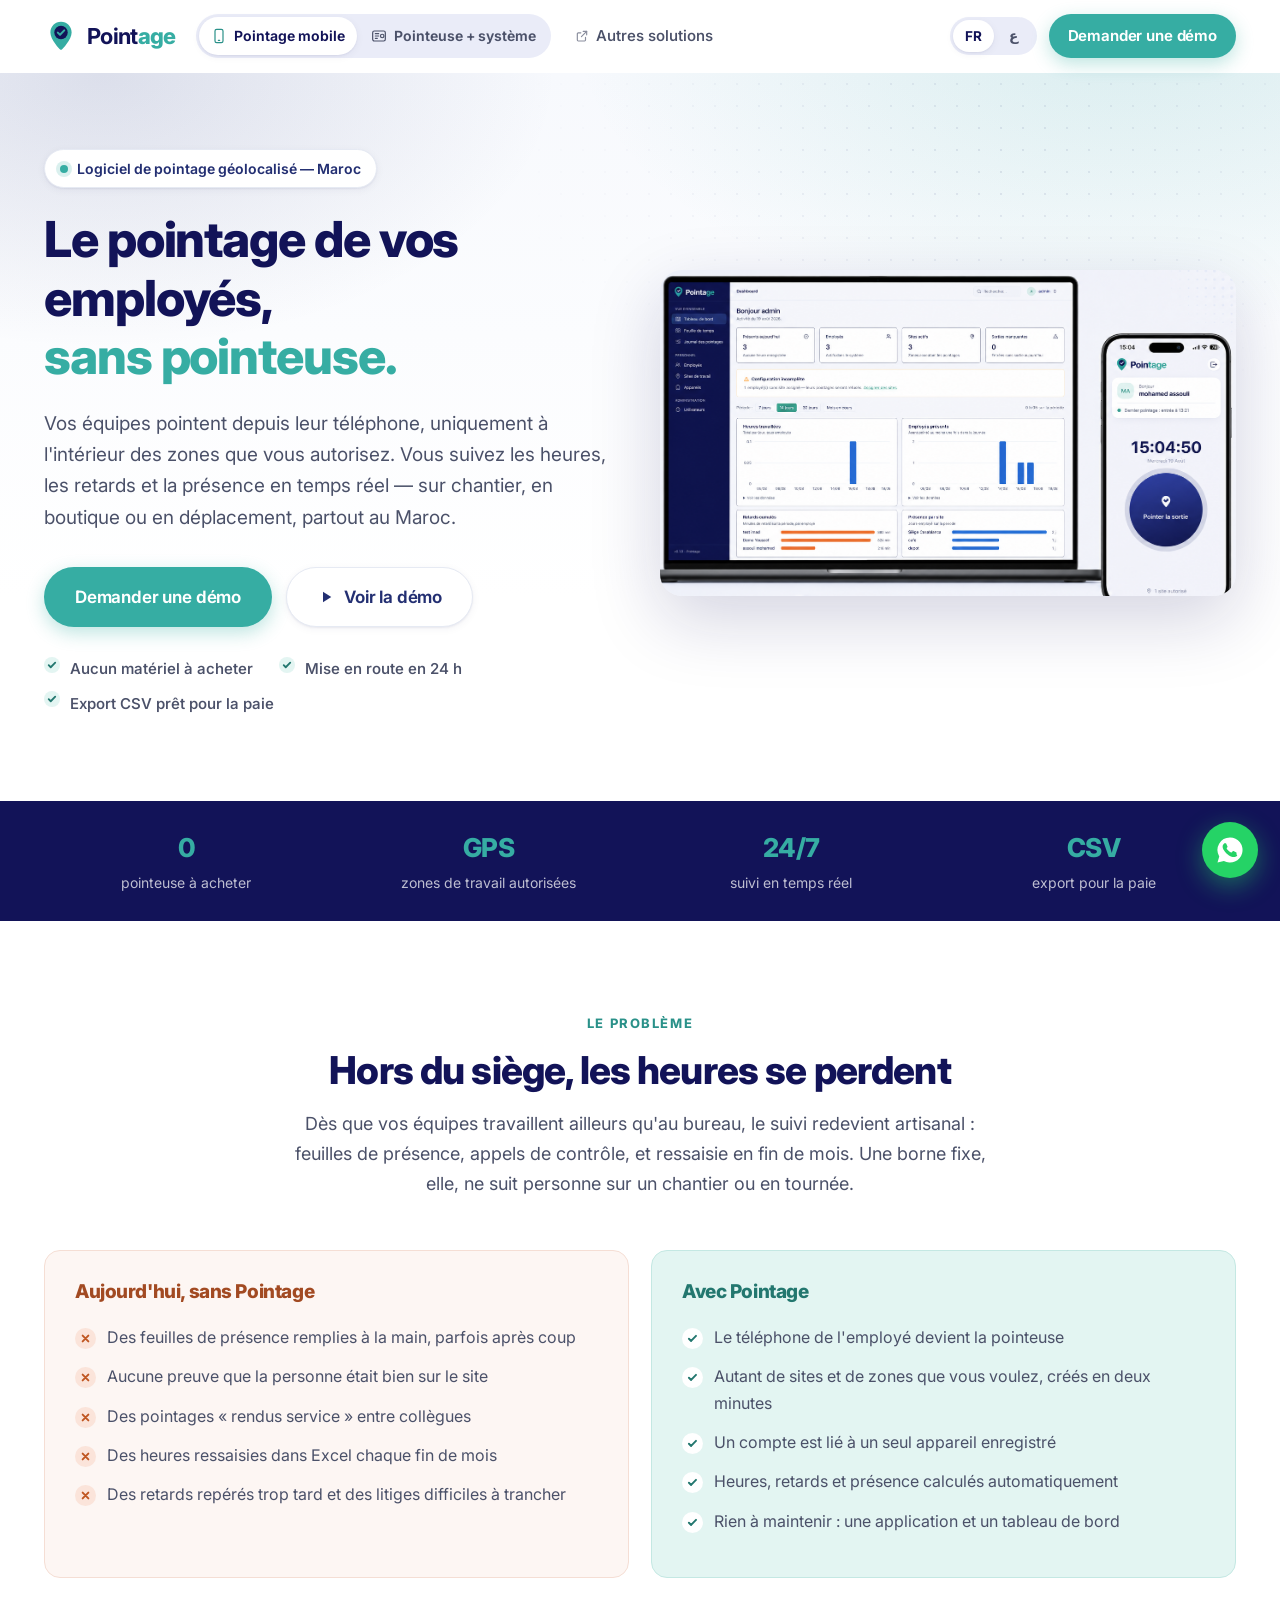
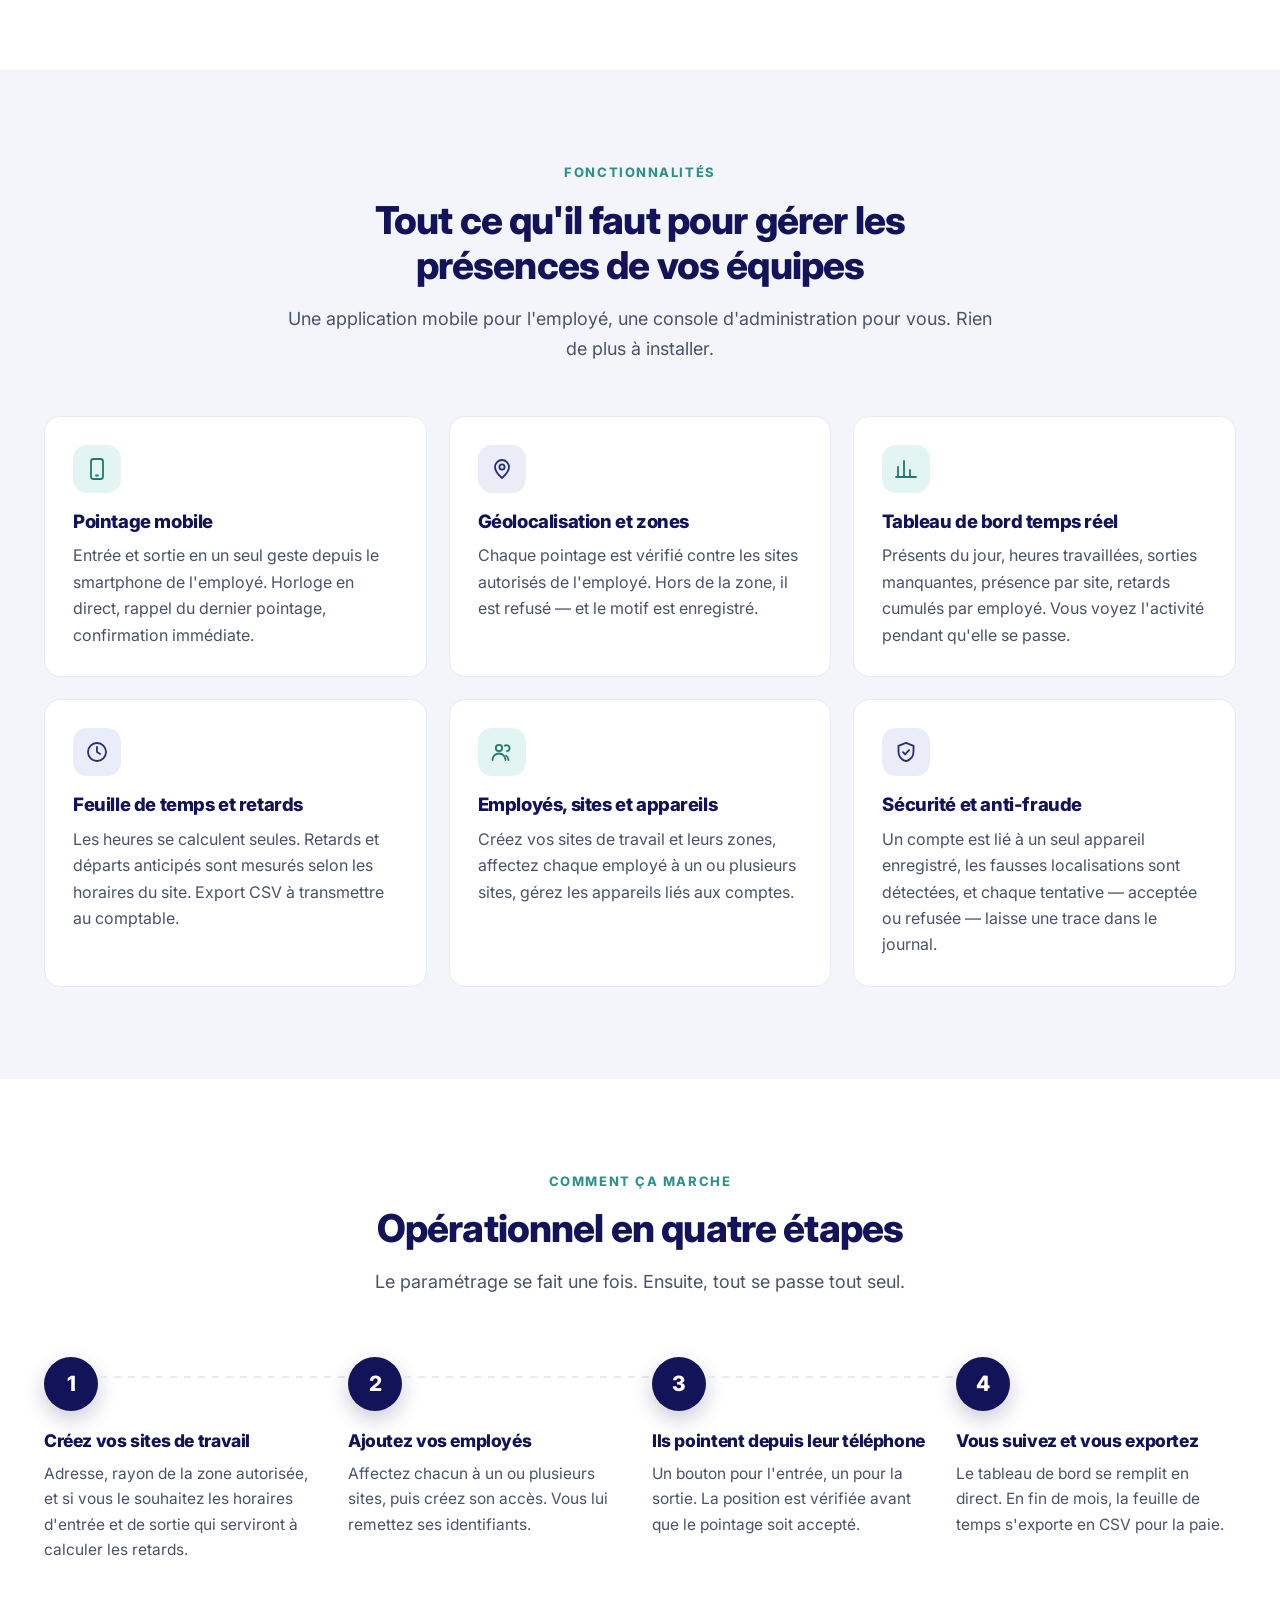
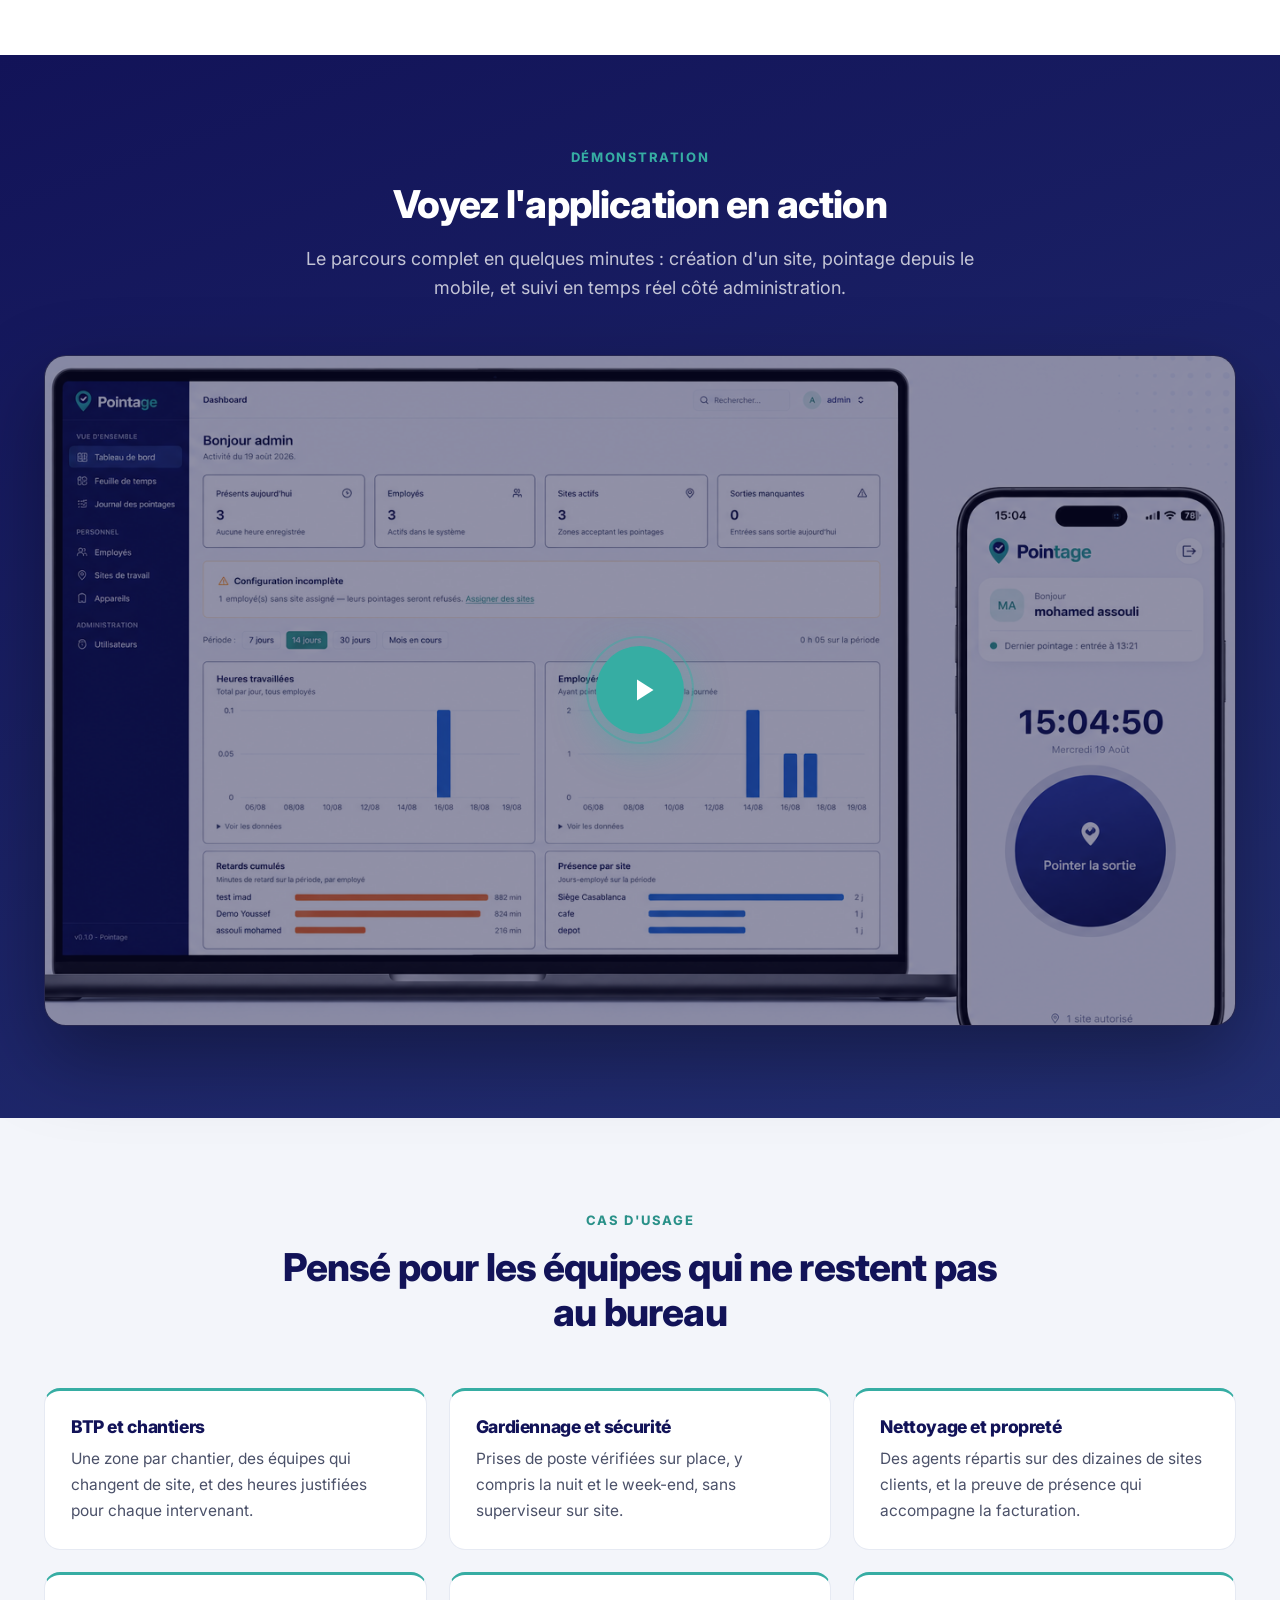
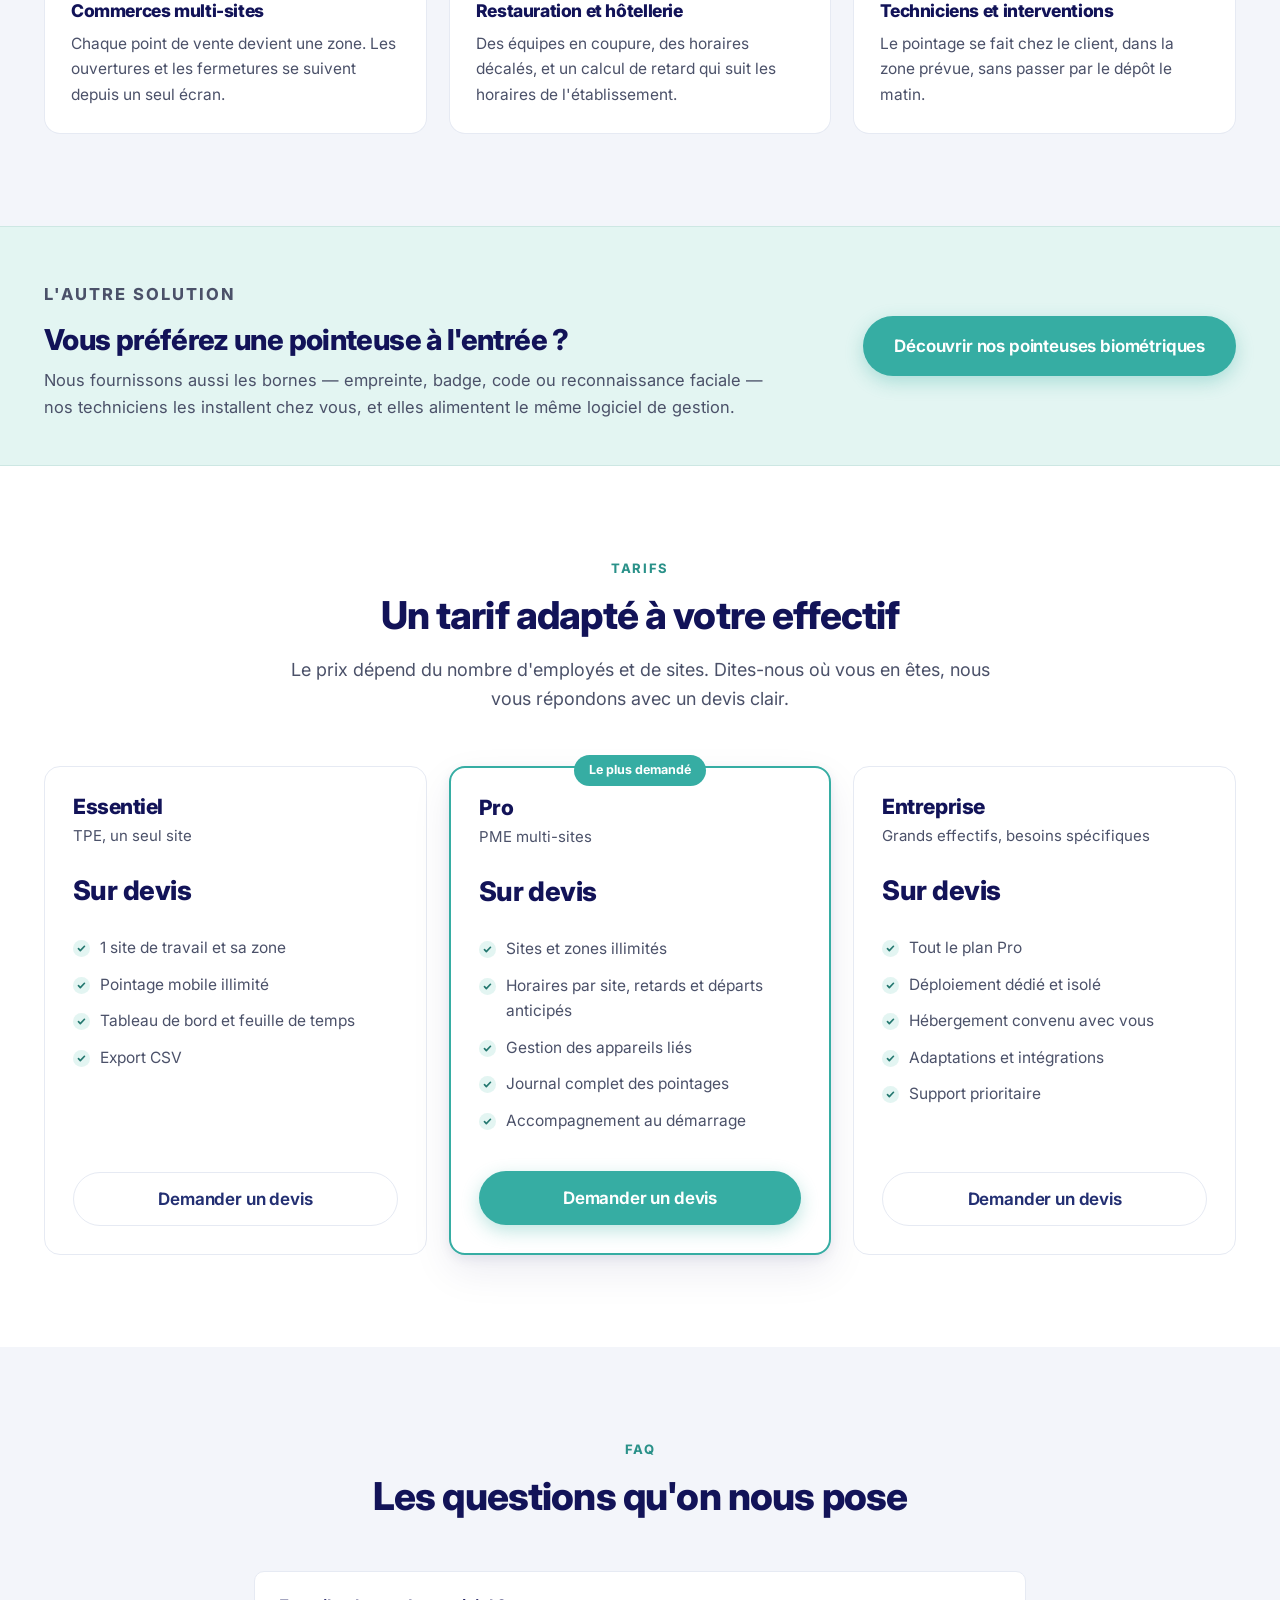
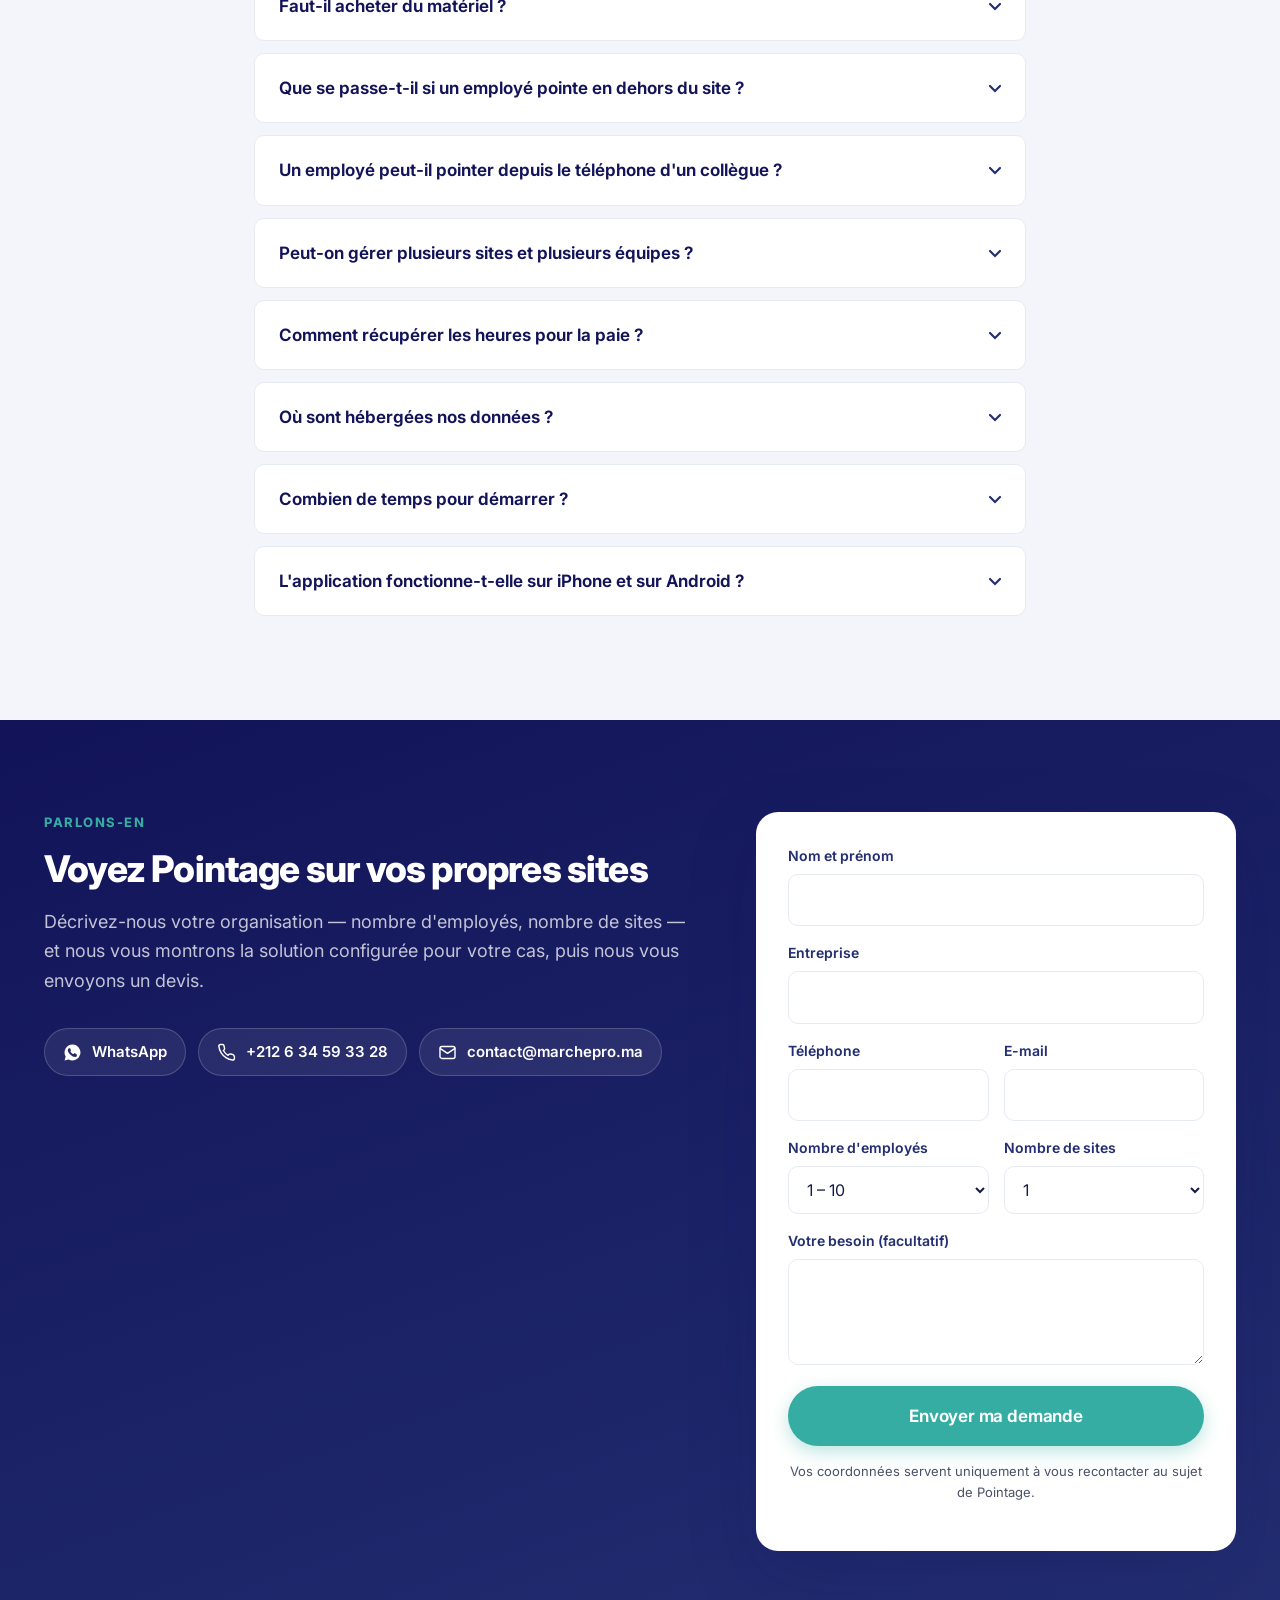
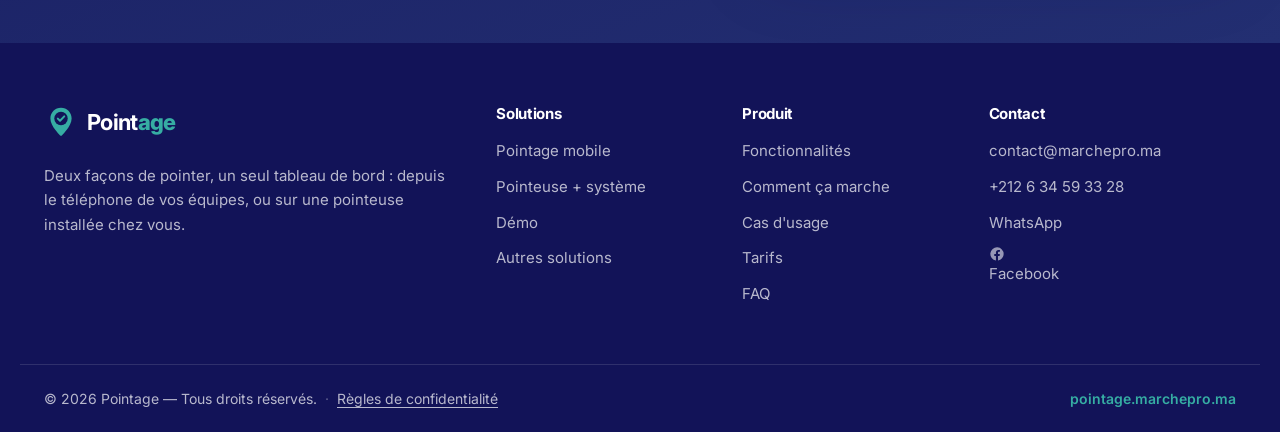
<file: index.html>
<!DOCTYPE html>
<html lang="fr">
<head>
<meta charset="utf-8">
<title>Pointage</title>
<!-- La racine n'est pas une page : elle renvoie sur la solution mobile.
     nginx.conf et .htaccess font ce renvoi en 301 côté serveur ; ce fichier
     n'est là que comme filet de sécurité (hébergement sans réécriture,
     ouverture du dossier depuis le disque).

     Le lien est relatif, et non /mobile : c'est ce qui permet à ce repli de
     fonctionner aussi en file://, où /mobile pointerait sur la racine du
     disque. Sur le serveur, mobile.html est redirigé vers /mobile. -->
<meta name="robots" content="noindex">
<meta http-equiv="refresh" content="0; url=mobile.html">
<link rel="canonical" href="https://pointage.marchepro.ma/mobile">
<link rel="icon" type="image/svg+xml" href="assets/img/favicon.svg">
</head>
<body>
<p><a href="mobile.html">Pointage mobile</a> — <a href="pointeuse.html">Pointeuse + système</a></p>
<script>location.replace("mobile.html");</script>
</body>
</html>
</file>
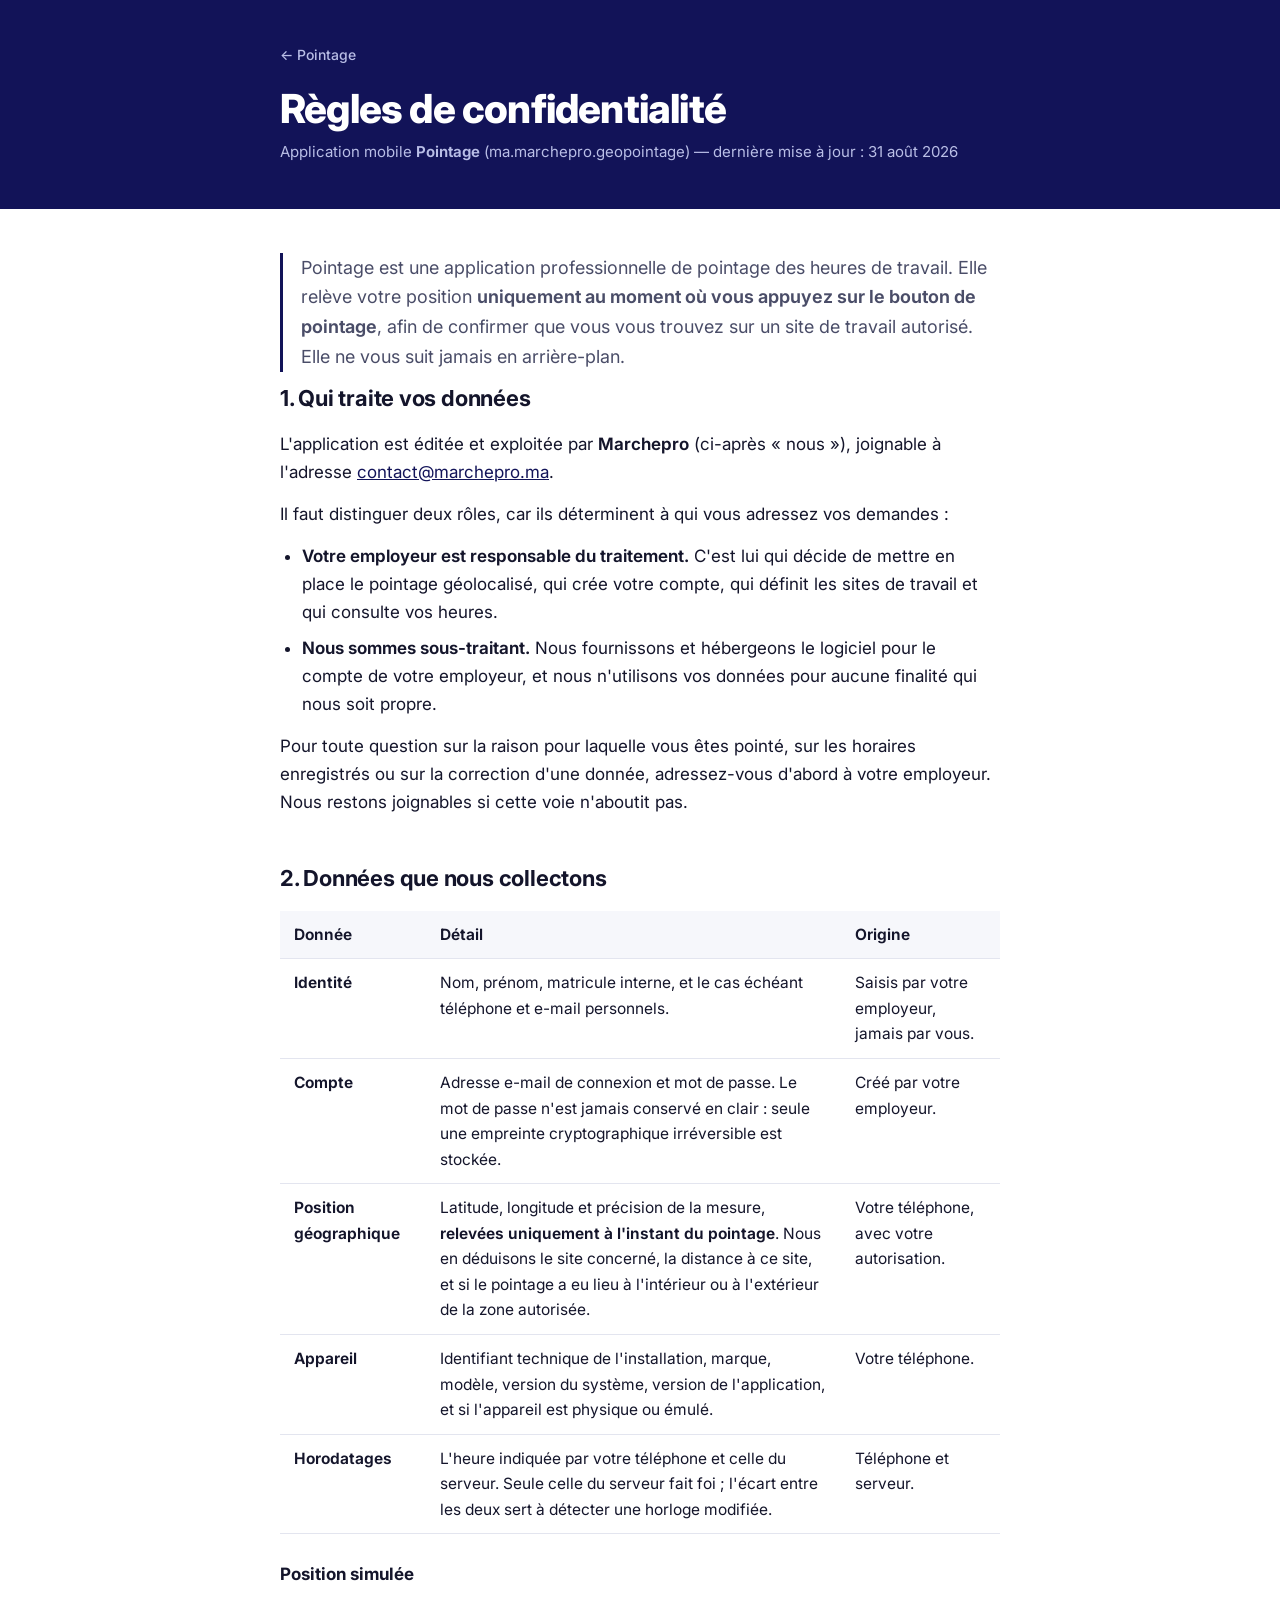
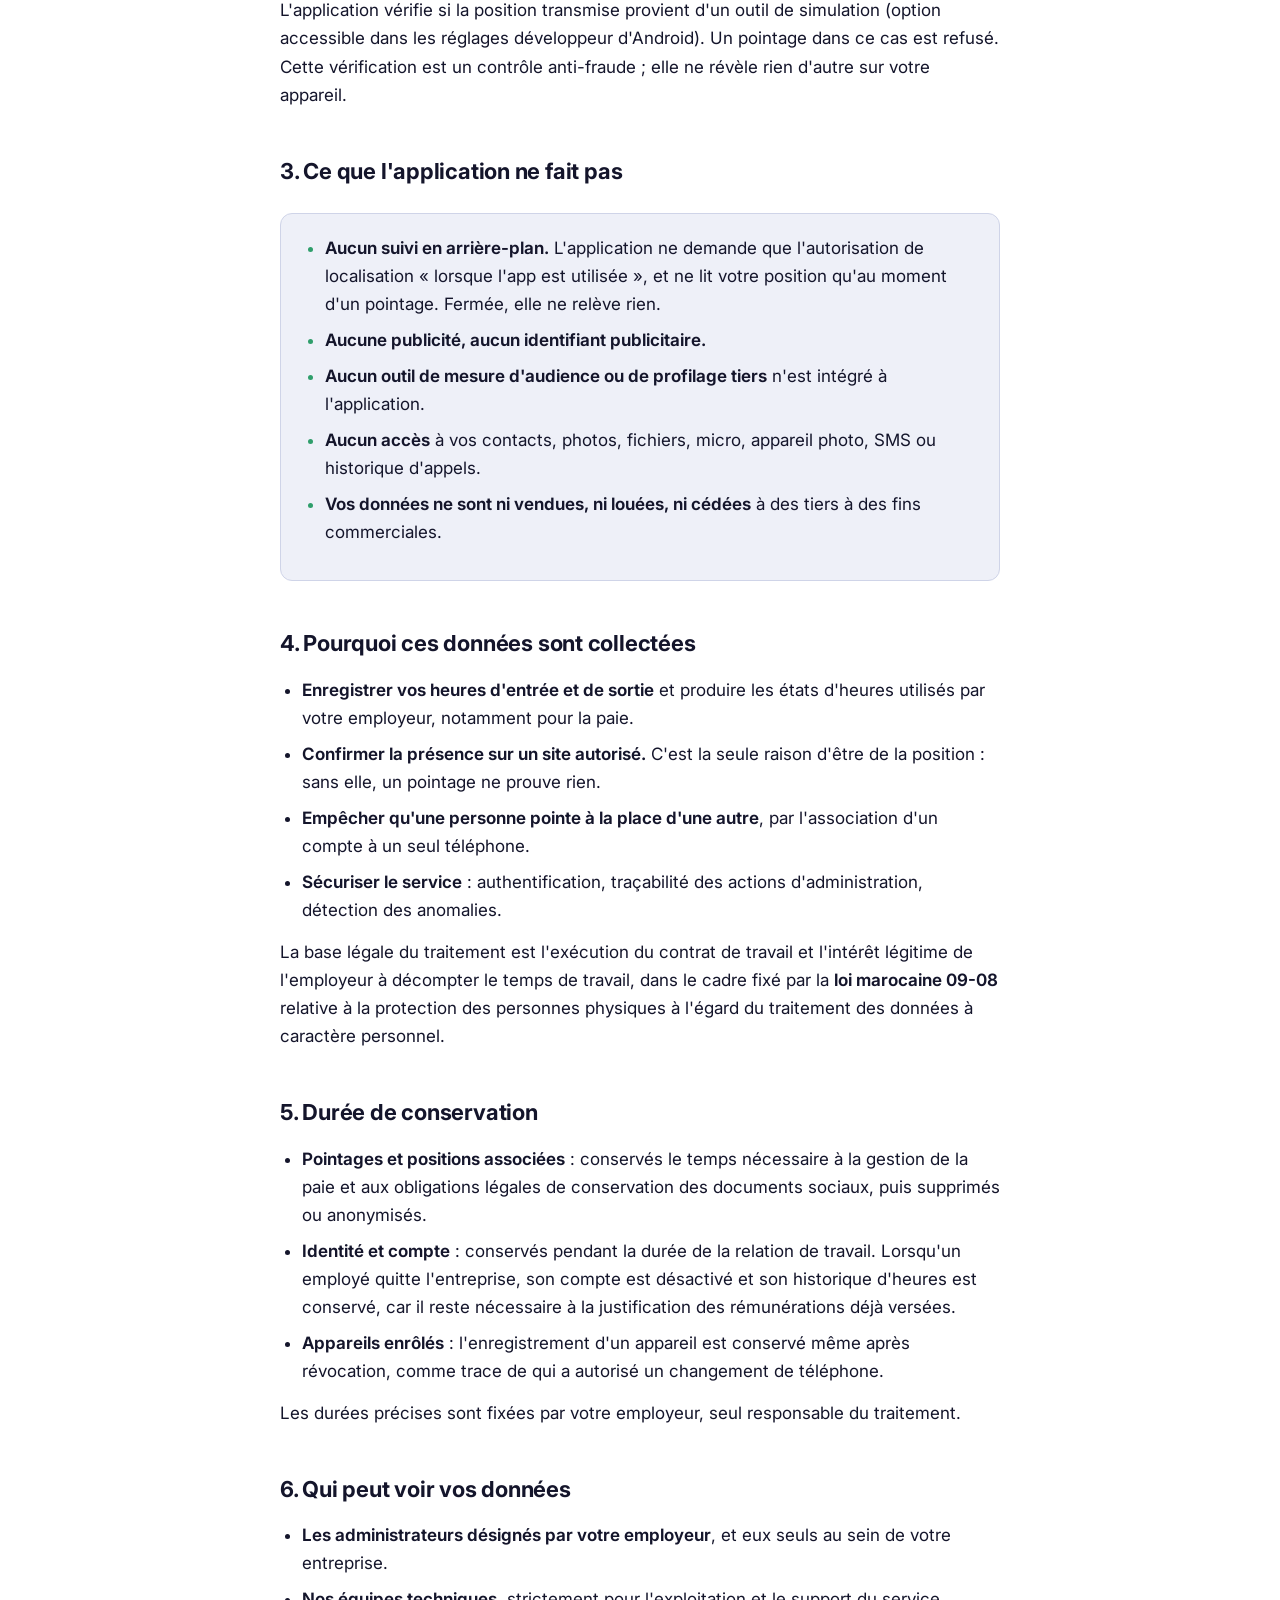
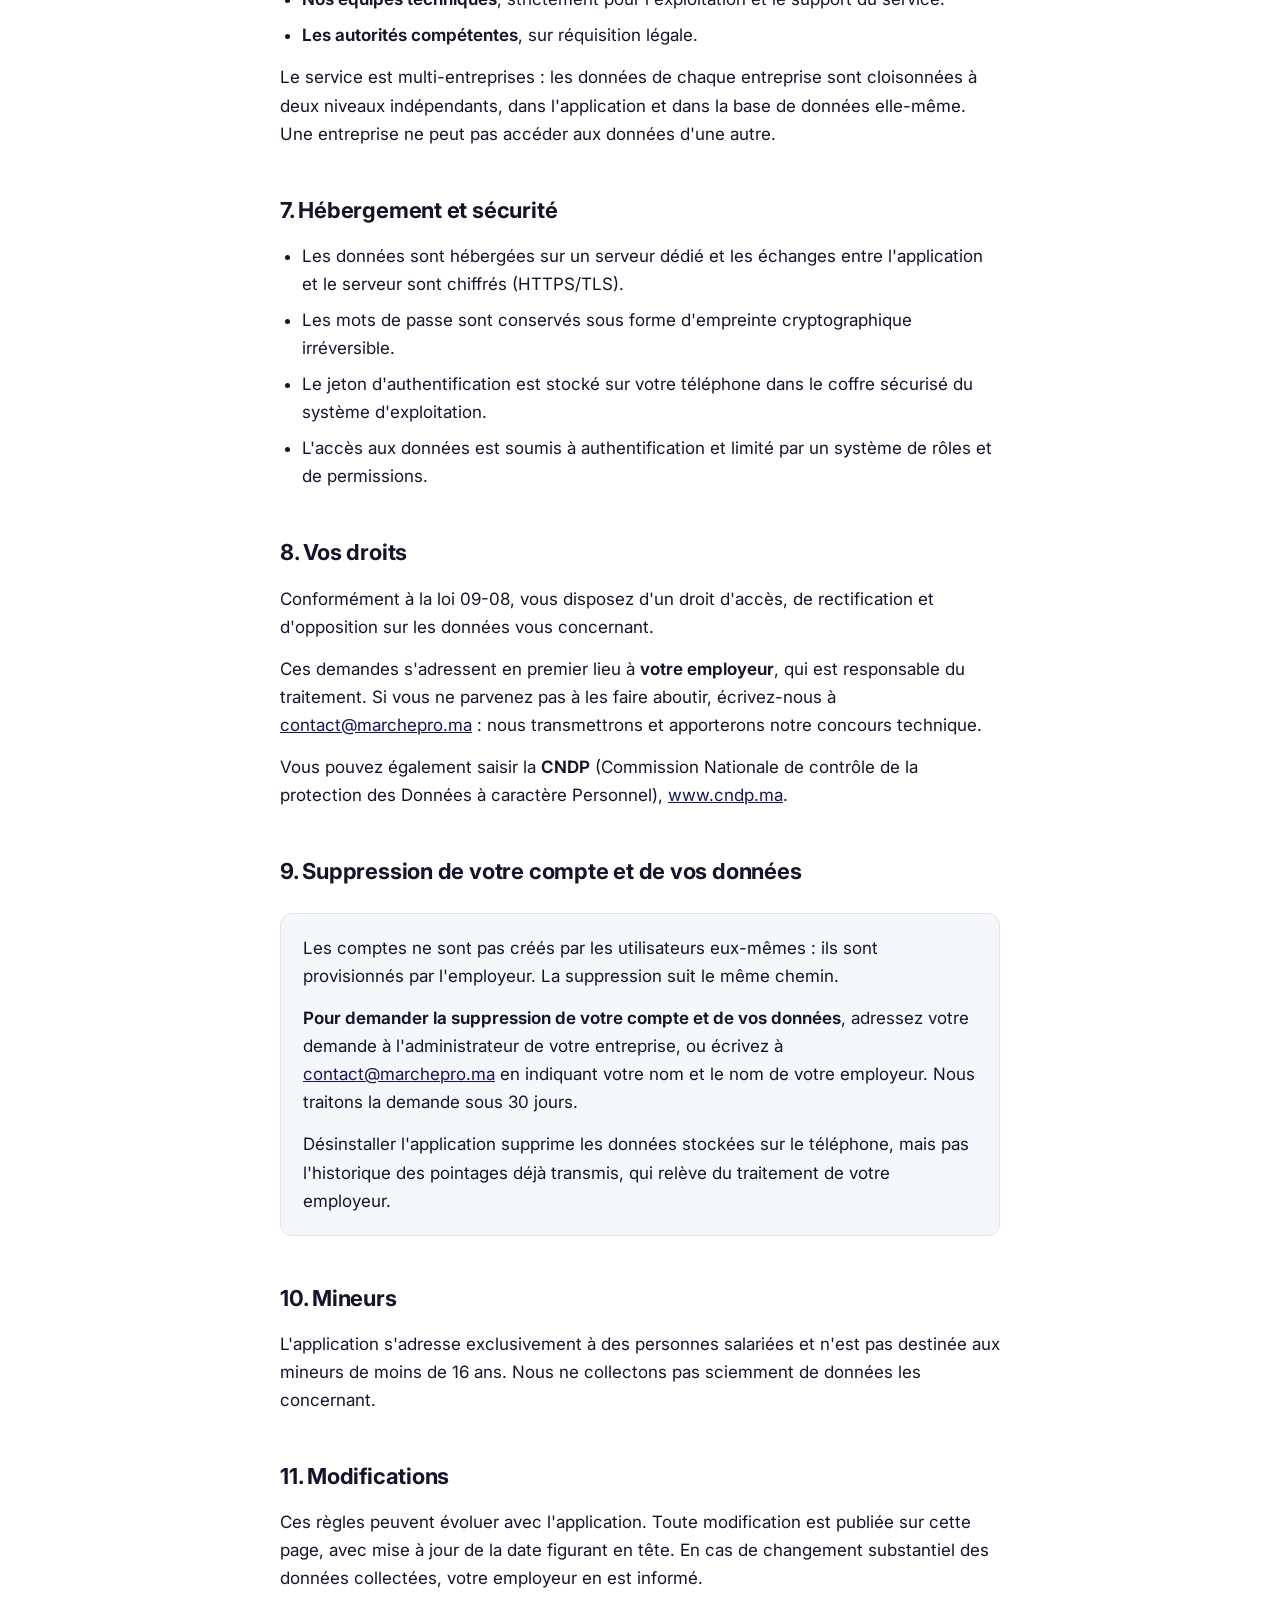
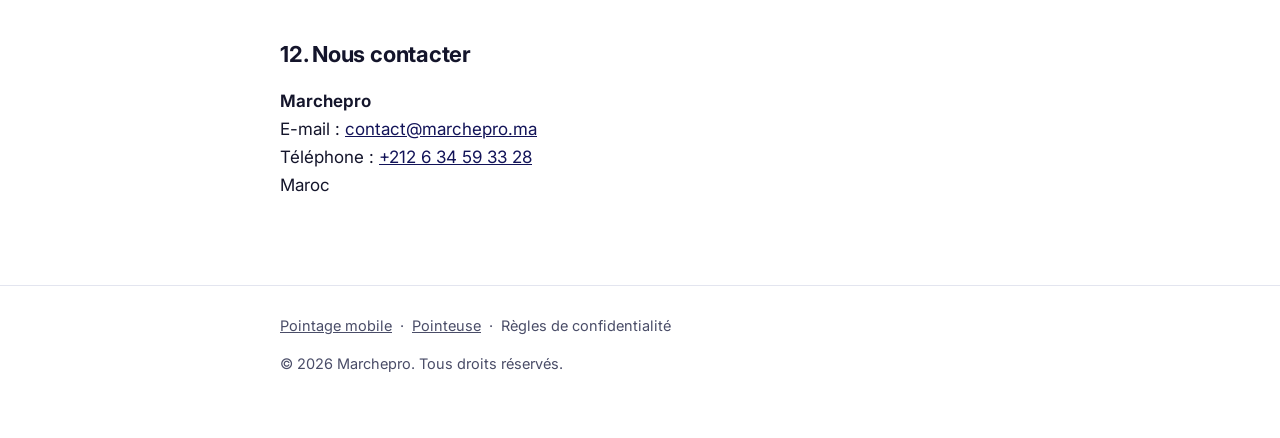
<file: confidentialite.html>
<!DOCTYPE html>
<html lang="fr" dir="ltr" data-page="confidentialite">
<head>
<meta charset="utf-8">
<meta name="viewport" content="width=device-width, initial-scale=1">
<title>Règles de confidentialité — Pointage</title>
<meta name="description" content="Règles de confidentialité de l'application Pointage : quelles données sont collectées, pourquoi, combien de temps elles sont conservées et comment exercer vos droits.">
<meta name="theme-color" content="#121358">
<link rel="canonical" href="https://pointage.marchepro.ma/confidentialite">
<link rel="icon" type="image/svg+xml" href="assets/img/favicon.svg">
<meta name="robots" content="index,follow">

<meta property="og:type" content="website">
<meta property="og:url" content="https://pointage.marchepro.ma/confidentialite">
<meta property="og:site_name" content="Pointage">
<meta property="og:title" content="Règles de confidentialité — Pointage">
<meta property="og:description" content="Quelles données l'application Pointage collecte, pourquoi, et comment exercer vos droits.">
<meta property="og:locale" content="fr_MA">

<link rel="preconnect" href="https://fonts.googleapis.com">
<link rel="preconnect" href="https://fonts.gstatic.com" crossorigin>
<link rel="stylesheet" href="https://fonts.googleapis.com/css2?family=Inter:wght@400;500;600;700;800&amp;display=swap">

<!-- Styles autonomes. Cette page ne dépend pas de styles.css : c'est un
     document juridique qui doit rester lisible même si la charte du site
     change, et il n'a aucun composant en commun avec les pages de vente. -->
<style>
  :root {
    --ink:      #14152b;
    --ink-soft: #4a4d68;
    --brand:    #121358;
    --line:     #e3e5ef;
    --bg:       #ffffff;
    --bg-soft:  #f6f7fb;
    --accent:   #2f9e6b;
  }
  * { box-sizing: border-box; }
  html { -webkit-text-size-adjust: 100%; }
  body {
    margin: 0;
    background: var(--bg);
    color: var(--ink);
    font-family: Inter, -apple-system, BlinkMacSystemFont, "Segoe UI", Roboto, sans-serif;
    font-size: 17px;
    line-height: 1.65;
  }
  .wrap { max-width: 760px; margin: 0 auto; padding: 0 20px; }

  header.top {
    background: var(--brand);
    color: #fff;
    padding: 40px 0 44px;
  }
  header.top a.back {
    color: #b9bee6;
    text-decoration: none;
    font-size: 14px;
    font-weight: 500;
  }
  header.top a.back:hover { color: #fff; }
  header.top h1 {
    margin: 18px 0 8px;
    font-size: clamp(28px, 5vw, 40px);
    line-height: 1.15;
    font-weight: 800;
    letter-spacing: -0.02em;
  }
  header.top p.meta { margin: 0; color: #b9bee6; font-size: 15px; }

  main { padding: 44px 0 72px; }
  h2 {
    margin: 44px 0 14px;
    font-size: 22px;
    font-weight: 700;
    letter-spacing: -0.01em;
  }
  h2:first-of-type { margin-top: 0; }
  h3 { margin: 26px 0 8px; font-size: 17px; font-weight: 700; }
  p  { margin: 0 0 14px; }
  ul { margin: 0 0 14px; padding-left: 22px; }
  li { margin-bottom: 8px; }
  strong { font-weight: 650; }
  a { color: var(--brand); }

  .lead {
    font-size: 18px;
    color: var(--ink-soft);
    border-left: 3px solid var(--brand);
    padding-left: 18px;
    margin-bottom: 8px;
  }

  .callout {
    background: var(--bg-soft);
    border: 1px solid var(--line);
    border-radius: 12px;
    padding: 20px 22px;
    margin: 24px 0;
  }
  .callout p:last-child { margin-bottom: 0; }
  .callout.strong { border-color: #cfd4e8; background: #eef0f8; }

  .table-scroll { overflow-x: auto; margin: 8px 0 20px; }
  table {
    width: 100%;
    border-collapse: collapse;
    font-size: 15.5px;
  }
  th, td {
    text-align: left;
    vertical-align: top;
    padding: 11px 14px;
    border-bottom: 1px solid var(--line);
  }
  th {
    font-weight: 650;
    background: var(--bg-soft);
    white-space: nowrap;
  }

  .no-list li::marker { color: var(--accent); }

  footer.bottom {
    border-top: 1px solid var(--line);
    padding: 28px 0 48px;
    color: var(--ink-soft);
    font-size: 14.5px;
  }
  footer.bottom a { color: var(--ink-soft); }

  @media (prefers-color-scheme: dark) {
    :root {
      --ink: #eceef7; --ink-soft: #a7abc4; --line: #2b2d44;
      --bg: #101124; --bg-soft: #191b31;
    }
    header.top { background: #0b0c1c; }
    a { color: #9aa4ee; }
    .callout.strong { background: #191b31; border-color: #2b2d44; }
  }
</style>
</head>
<body>

<header class="top">
  <div class="wrap">
    <a class="back" href="/mobile">&larr; Pointage</a>
    <h1>Règles de confidentialité</h1>
    <p class="meta">Application mobile <strong>Pointage</strong> (ma.marchepro.geopointage) — dernière mise à jour&nbsp;: 31&nbsp;août&nbsp;2026</p>
  </div>
</header>

<main>
<div class="wrap">

<p class="lead">
  Pointage est une application professionnelle de pointage des heures de
  travail. Elle relève votre position <strong>uniquement au moment où vous
  appuyez sur le bouton de pointage</strong>, afin de confirmer que vous vous
  trouvez sur un site de travail autorisé. Elle ne vous suit jamais en
  arrière-plan.
</p>

<h2>1. Qui traite vos données</h2>

<p>
  L'application est éditée et exploitée par <strong>Marchepro</strong>
  (ci-après «&nbsp;nous&nbsp;»), joignable à l'adresse
  <a href="mailto:contact@marchepro.ma">contact@marchepro.ma</a>.
</p>

<p>
  Il faut distinguer deux rôles, car ils déterminent à qui vous adressez vos
  demandes&nbsp;:
</p>

<ul>
  <li>
    <strong>Votre employeur est responsable du traitement.</strong> C'est lui
    qui décide de mettre en place le pointage géolocalisé, qui crée votre
    compte, qui définit les sites de travail et qui consulte vos heures.
  </li>
  <li>
    <strong>Nous sommes sous-traitant.</strong> Nous fournissons et hébergeons
    le logiciel pour le compte de votre employeur, et nous n'utilisons vos
    données pour aucune finalité qui nous soit propre.
  </li>
</ul>

<p>
  Pour toute question sur la raison pour laquelle vous êtes pointé, sur les
  horaires enregistrés ou sur la correction d'une donnée, adressez-vous
  d'abord à votre employeur. Nous restons joignables si cette voie n'aboutit
  pas.
</p>

<h2>2. Données que nous collectons</h2>

<div class="table-scroll">
<table>
  <thead>
    <tr><th>Donnée</th><th>Détail</th><th>Origine</th></tr>
  </thead>
  <tbody>
    <tr>
      <td><strong>Identité</strong></td>
      <td>Nom, prénom, matricule interne, et le cas échéant téléphone et e-mail personnels.</td>
      <td>Saisis par votre employeur, jamais par vous.</td>
    </tr>
    <tr>
      <td><strong>Compte</strong></td>
      <td>Adresse e-mail de connexion et mot de passe. Le mot de passe n'est jamais conservé en clair&nbsp;: seule une empreinte cryptographique irréversible est stockée.</td>
      <td>Créé par votre employeur.</td>
    </tr>
    <tr>
      <td><strong>Position géographique</strong></td>
      <td>Latitude, longitude et précision de la mesure, <strong>relevées uniquement à l'instant du pointage</strong>. Nous en déduisons le site concerné, la distance à ce site, et si le pointage a eu lieu à l'intérieur ou à l'extérieur de la zone autorisée.</td>
      <td>Votre téléphone, avec votre autorisation.</td>
    </tr>
    <tr>
      <td><strong>Appareil</strong></td>
      <td>Identifiant technique de l'installation, marque, modèle, version du système, version de l'application, et si l'appareil est physique ou émulé.</td>
      <td>Votre téléphone.</td>
    </tr>
    <tr>
      <td><strong>Horodatages</strong></td>
      <td>L'heure indiquée par votre téléphone et celle du serveur. Seule celle du serveur fait foi&nbsp;; l'écart entre les deux sert à détecter une horloge modifiée.</td>
      <td>Téléphone et serveur.</td>
    </tr>
  </tbody>
</table>
</div>

<h3>Position simulée</h3>
<p>
  L'application vérifie si la position transmise provient d'un outil de
  simulation (option accessible dans les réglages développeur d'Android). Un
  pointage dans ce cas est refusé. Cette vérification est un contrôle
  anti-fraude&nbsp;; elle ne révèle rien d'autre sur votre appareil.
</p>

<h2>3. Ce que l'application ne fait pas</h2>

<div class="callout strong">
<ul class="no-list">
  <li><strong>Aucun suivi en arrière-plan.</strong> L'application ne demande que
      l'autorisation de localisation «&nbsp;lorsque l'app est utilisée&nbsp;», et ne
      lit votre position qu'au moment d'un pointage. Fermée, elle ne relève rien.</li>
  <li><strong>Aucune publicité, aucun identifiant publicitaire.</strong></li>
  <li><strong>Aucun outil de mesure d'audience ou de profilage tiers</strong> n'est
      intégré à l'application.</li>
  <li><strong>Aucun accès</strong> à vos contacts, photos, fichiers, micro,
      appareil photo, SMS ou historique d'appels.</li>
  <li><strong>Vos données ne sont ni vendues, ni louées, ni cédées</strong> à des
      tiers à des fins commerciales.</li>
</ul>
</div>

<h2>4. Pourquoi ces données sont collectées</h2>

<ul>
  <li><strong>Enregistrer vos heures d'entrée et de sortie</strong> et produire les
      états d'heures utilisés par votre employeur, notamment pour la paie.</li>
  <li><strong>Confirmer la présence sur un site autorisé.</strong> C'est la seule
      raison d'être de la position&nbsp;: sans elle, un pointage ne prouve rien.</li>
  <li><strong>Empêcher qu'une personne pointe à la place d'une autre</strong>, par
      l'association d'un compte à un seul téléphone.</li>
  <li><strong>Sécuriser le service</strong>&nbsp;: authentification, traçabilité des
      actions d'administration, détection des anomalies.</li>
</ul>

<p>
  La base légale du traitement est l'exécution du contrat de travail et
  l'intérêt légitime de l'employeur à décompter le temps de travail, dans le
  cadre fixé par la <strong>loi marocaine 09-08</strong> relative à la protection
  des personnes physiques à l'égard du traitement des données à caractère
  personnel.
</p>

<h2>5. Durée de conservation</h2>

<ul>
  <li><strong>Pointages et positions associées</strong>&nbsp;: conservés le temps
      nécessaire à la gestion de la paie et aux obligations légales de
      conservation des documents sociaux, puis supprimés ou anonymisés.</li>
  <li><strong>Identité et compte</strong>&nbsp;: conservés pendant la durée de la
      relation de travail. Lorsqu'un employé quitte l'entreprise, son compte est
      désactivé et son historique d'heures est conservé, car il reste nécessaire
      à la justification des rémunérations déjà versées.</li>
  <li><strong>Appareils enrôlés</strong>&nbsp;: l'enregistrement d'un appareil est
      conservé même après révocation, comme trace de qui a autorisé un
      changement de téléphone.</li>
</ul>

<p>
  Les durées précises sont fixées par votre employeur, seul responsable du
  traitement.
</p>

<h2>6. Qui peut voir vos données</h2>

<ul>
  <li><strong>Les administrateurs désignés par votre employeur</strong>, et eux seuls
      au sein de votre entreprise.</li>
  <li><strong>Nos équipes techniques</strong>, strictement pour l'exploitation et le
      support du service.</li>
  <li><strong>Les autorités compétentes</strong>, sur réquisition légale.</li>
</ul>

<p>
  Le service est multi-entreprises&nbsp;: les données de chaque entreprise sont
  cloisonnées à deux niveaux indépendants, dans l'application et dans la base
  de données elle-même. Une entreprise ne peut pas accéder aux données d'une
  autre.
</p>

<h2>7. Hébergement et sécurité</h2>

<ul>
  <li>Les données sont hébergées sur un serveur dédié et les échanges entre
      l'application et le serveur sont chiffrés (HTTPS/TLS).</li>
  <li>Les mots de passe sont conservés sous forme d'empreinte cryptographique
      irréversible.</li>
  <li>Le jeton d'authentification est stocké sur votre téléphone dans le coffre
      sécurisé du système d'exploitation.</li>
  <li>L'accès aux données est soumis à authentification et limité par un système
      de rôles et de permissions.</li>
</ul>

<h2>8. Vos droits</h2>

<p>
  Conformément à la loi 09-08, vous disposez d'un droit d'accès, de
  rectification et d'opposition sur les données vous concernant.
</p>

<p>
  Ces demandes s'adressent en premier lieu à <strong>votre employeur</strong>, qui
  est responsable du traitement. Si vous ne parvenez pas à les faire aboutir,
  écrivez-nous à <a href="mailto:contact@marchepro.ma">contact@marchepro.ma</a>&nbsp;:
  nous transmettrons et apporterons notre concours technique.
</p>

<p>
  Vous pouvez également saisir la <strong>CNDP</strong> (Commission Nationale de
  contrôle de la protection des Données à caractère Personnel),
  <a href="https://www.cndp.ma" rel="noopener">www.cndp.ma</a>.
</p>

<h2>9. Suppression de votre compte et de vos données</h2>

<div class="callout">
<p>
  Les comptes ne sont pas créés par les utilisateurs eux-mêmes&nbsp;: ils sont
  provisionnés par l'employeur. La suppression suit le même chemin.
</p>
<p>
  <strong>Pour demander la suppression de votre compte et de vos données</strong>,
  adressez votre demande à l'administrateur de votre entreprise, ou écrivez à
  <a href="mailto:contact@marchepro.ma">contact@marchepro.ma</a> en indiquant votre
  nom et le nom de votre employeur. Nous traitons la demande sous 30 jours.
</p>
<p>
  Désinstaller l'application supprime les données stockées sur le téléphone,
  mais pas l'historique des pointages déjà transmis, qui relève du traitement
  de votre employeur.
</p>
</div>

<h2>10. Mineurs</h2>
<p>
  L'application s'adresse exclusivement à des personnes salariées et n'est pas
  destinée aux mineurs de moins de 16 ans. Nous ne collectons pas sciemment de
  données les concernant.
</p>

<h2>11. Modifications</h2>
<p>
  Ces règles peuvent évoluer avec l'application. Toute modification est publiée
  sur cette page, avec mise à jour de la date figurant en tête. En cas de
  changement substantiel des données collectées, votre employeur en est informé.
</p>

<h2>12. Nous contacter</h2>
<p>
  <strong>Marchepro</strong><br>
  E-mail&nbsp;: <a href="mailto:contact@marchepro.ma">contact@marchepro.ma</a><br>
  Téléphone&nbsp;: <a href="tel:+212634593328">+212 6 34 59 33 28</a><br>
  Maroc
</p>

</div>
</main>

<footer class="bottom">
  <div class="wrap">
    <p>
      <a href="/mobile">Pointage mobile</a> &nbsp;·&nbsp;
      <a href="/pointeuse">Pointeuse</a> &nbsp;·&nbsp;
      Règles de confidentialité
    </p>
    <p>&copy; 2026 Marchepro. Tous droits réservés.</p>
  </div>
</footer>

</body>
</html>
</file>
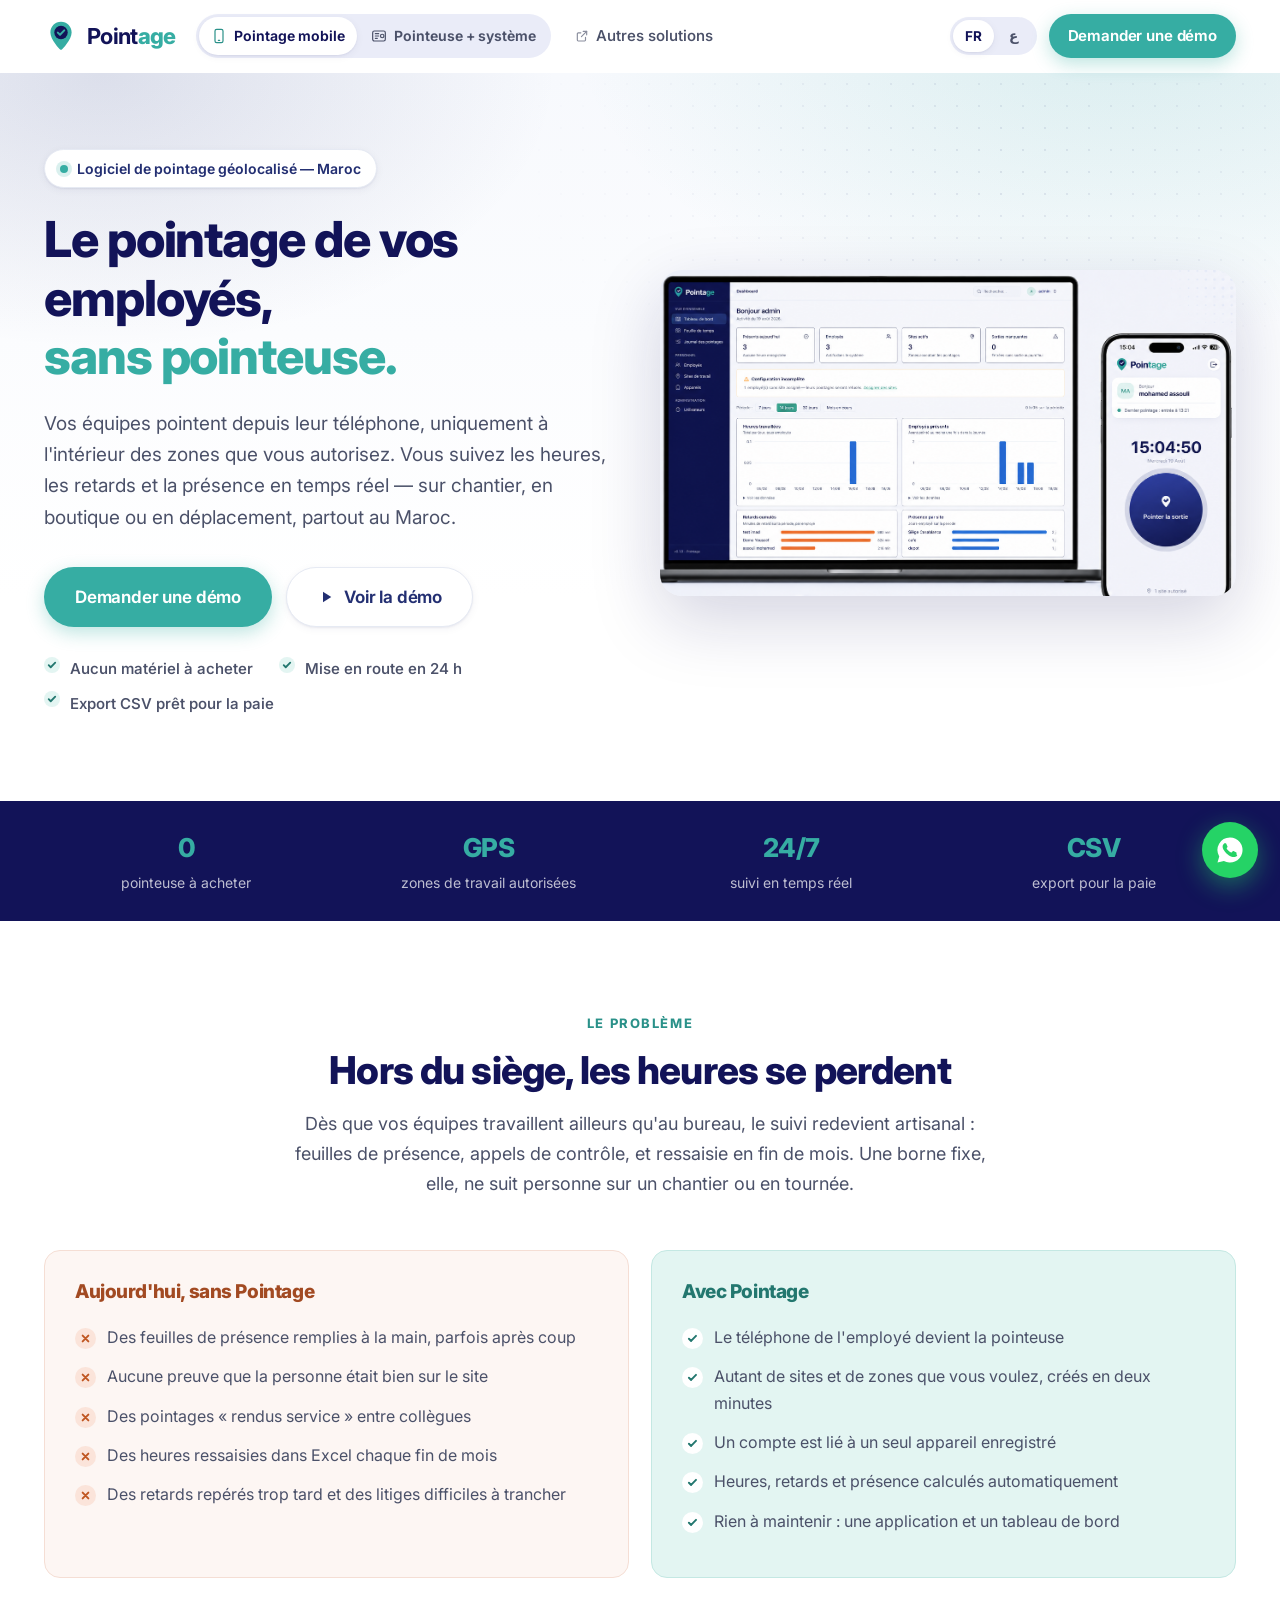
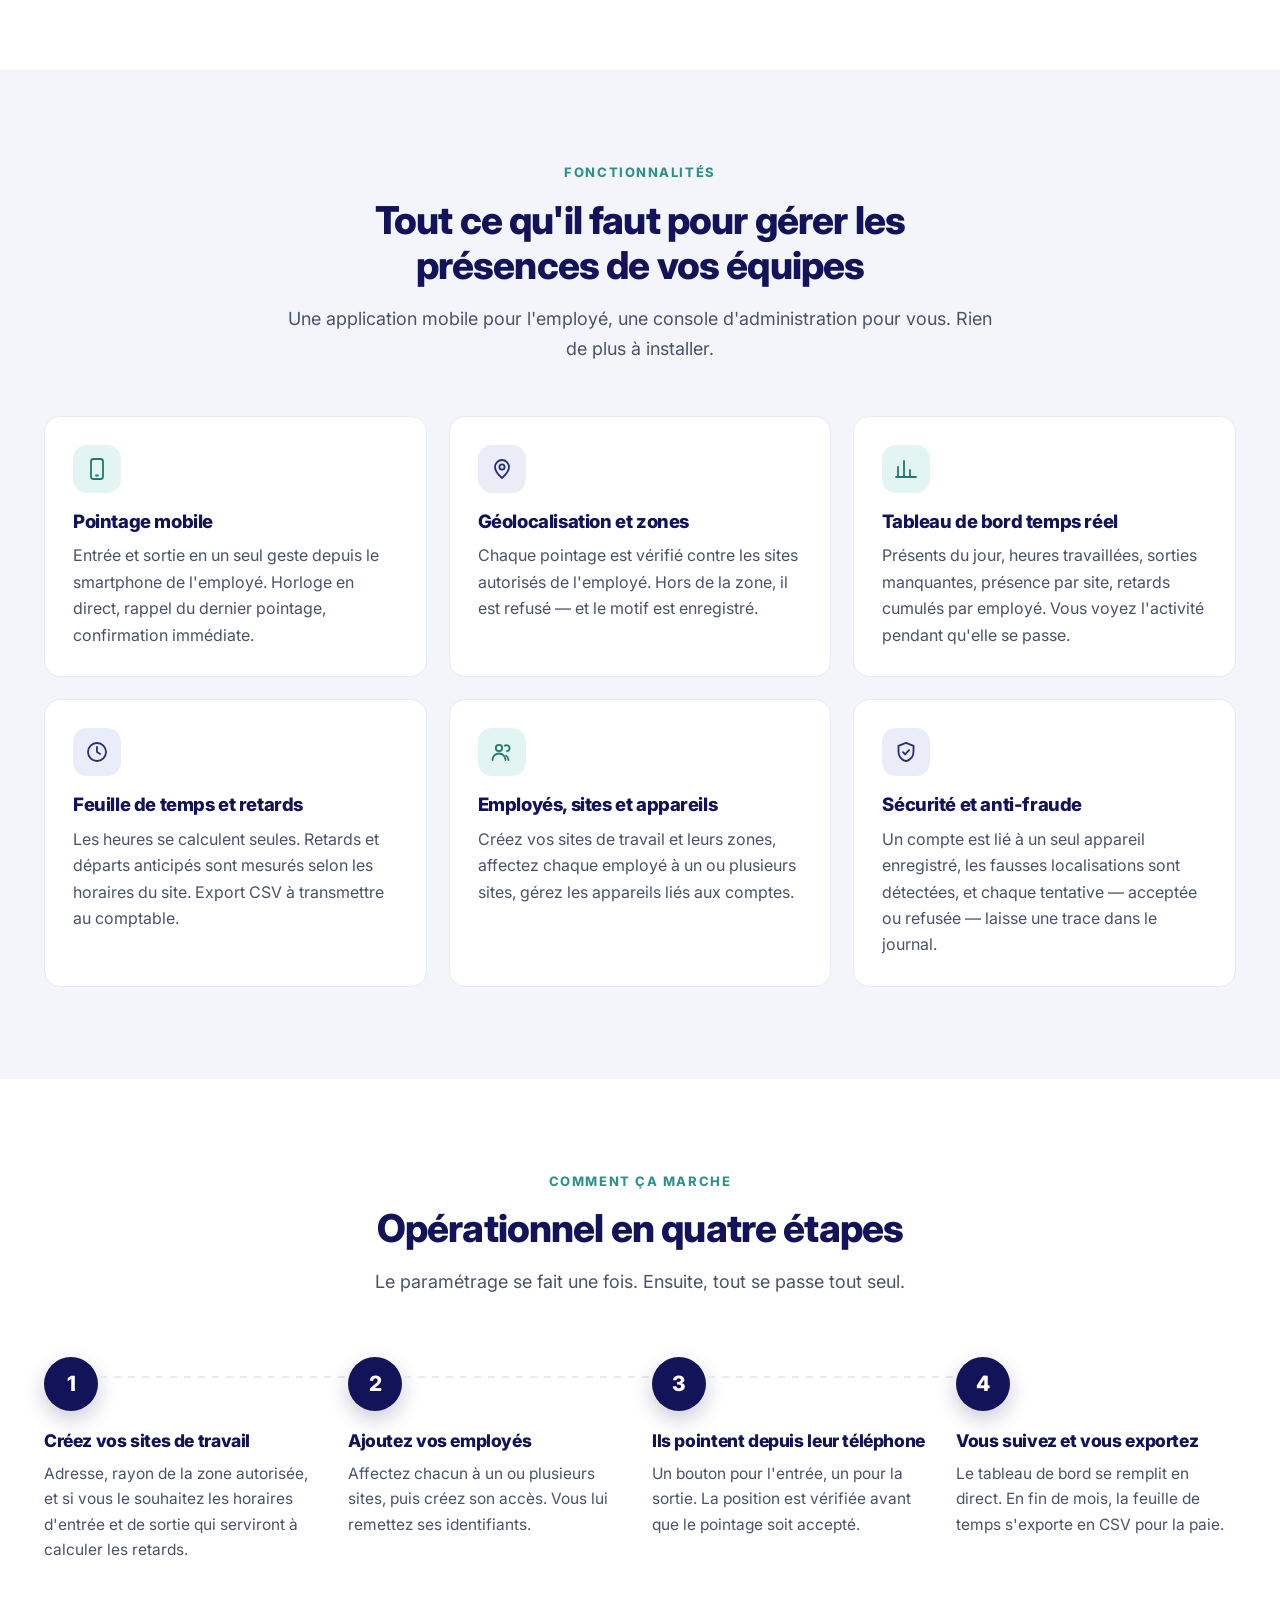
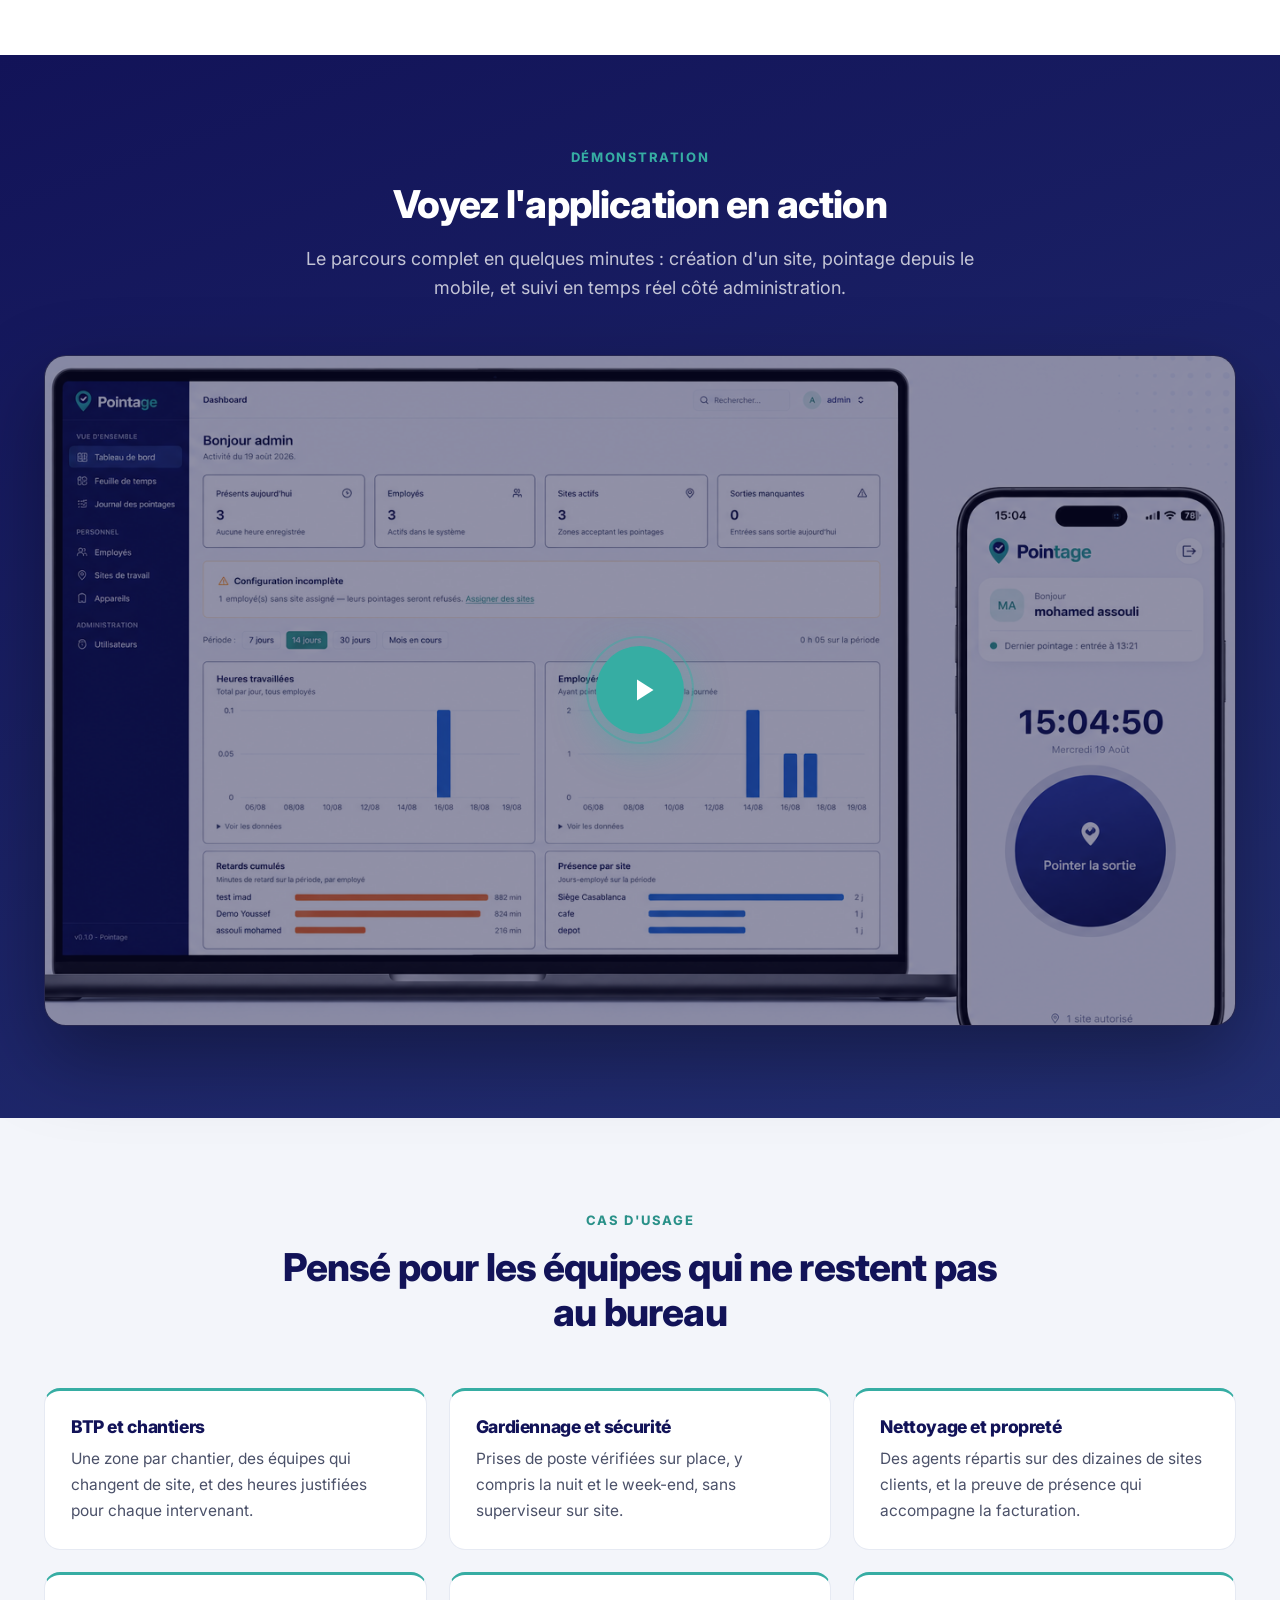
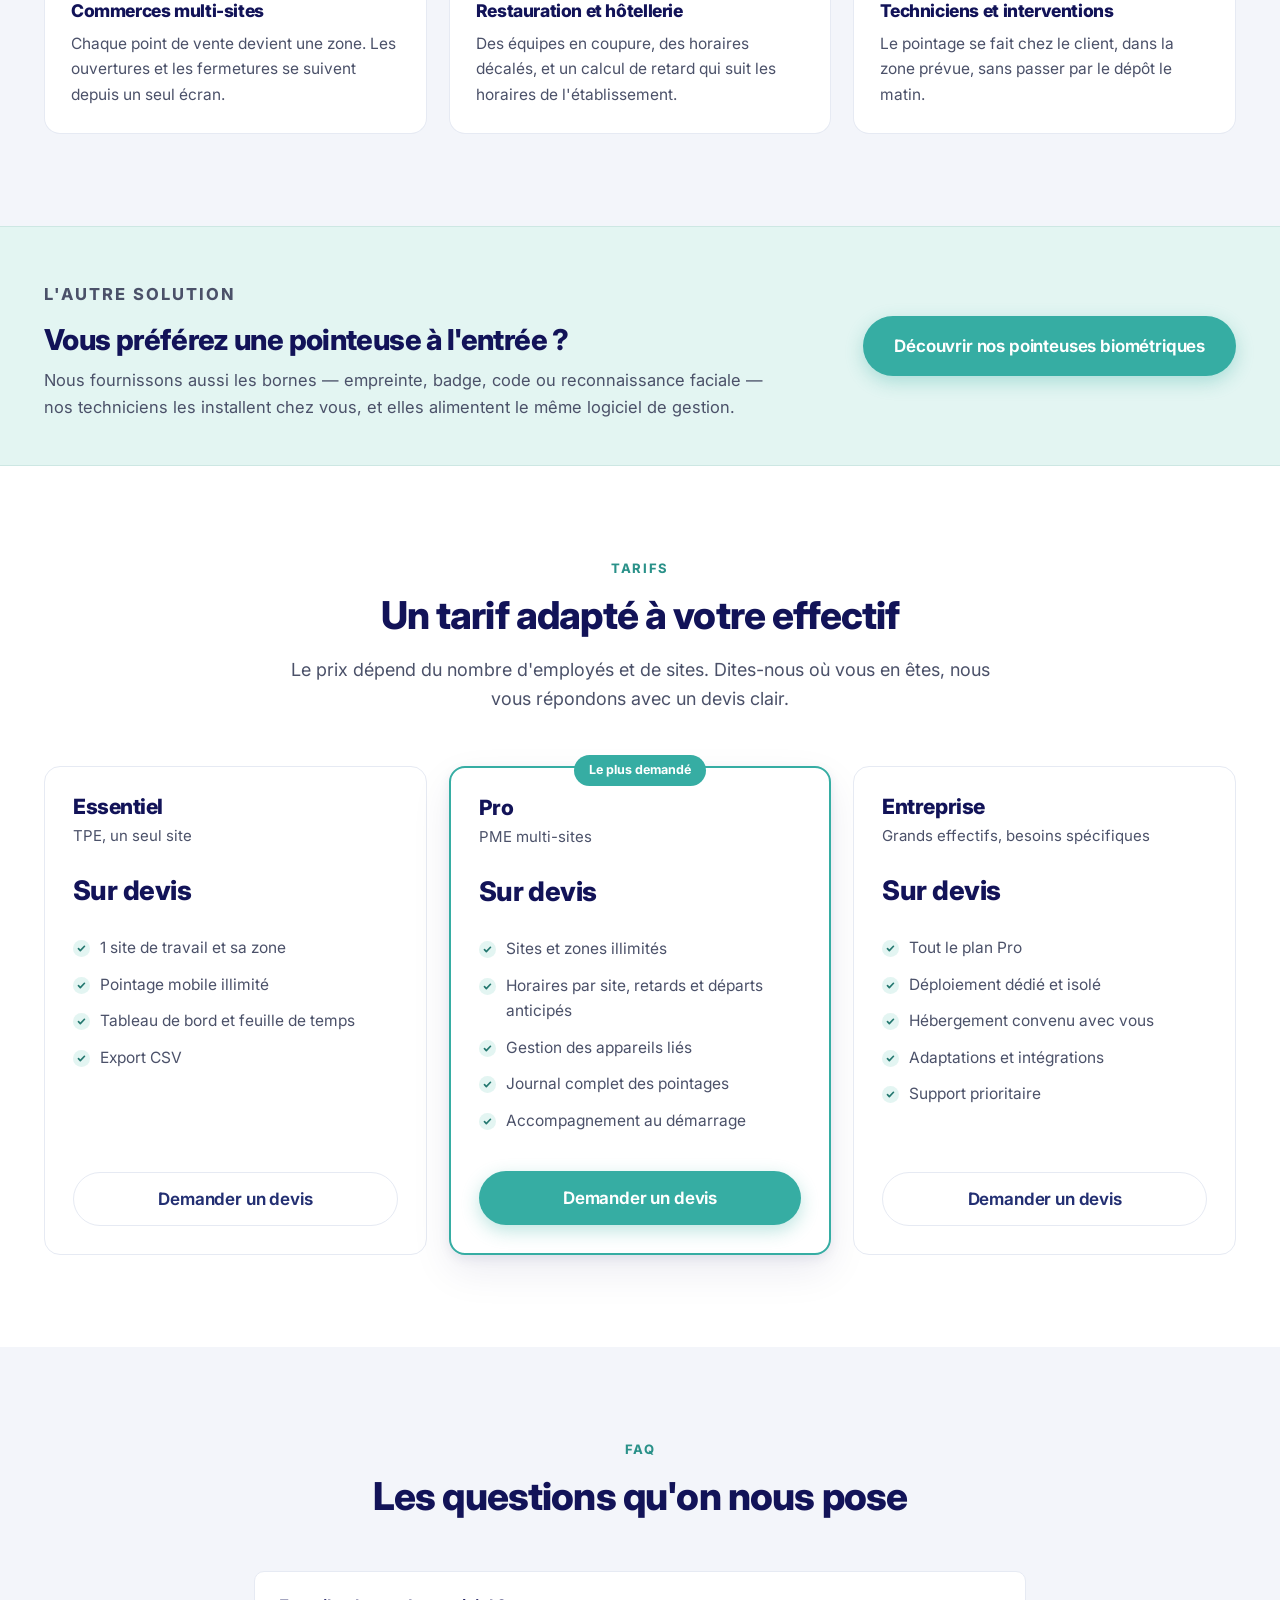
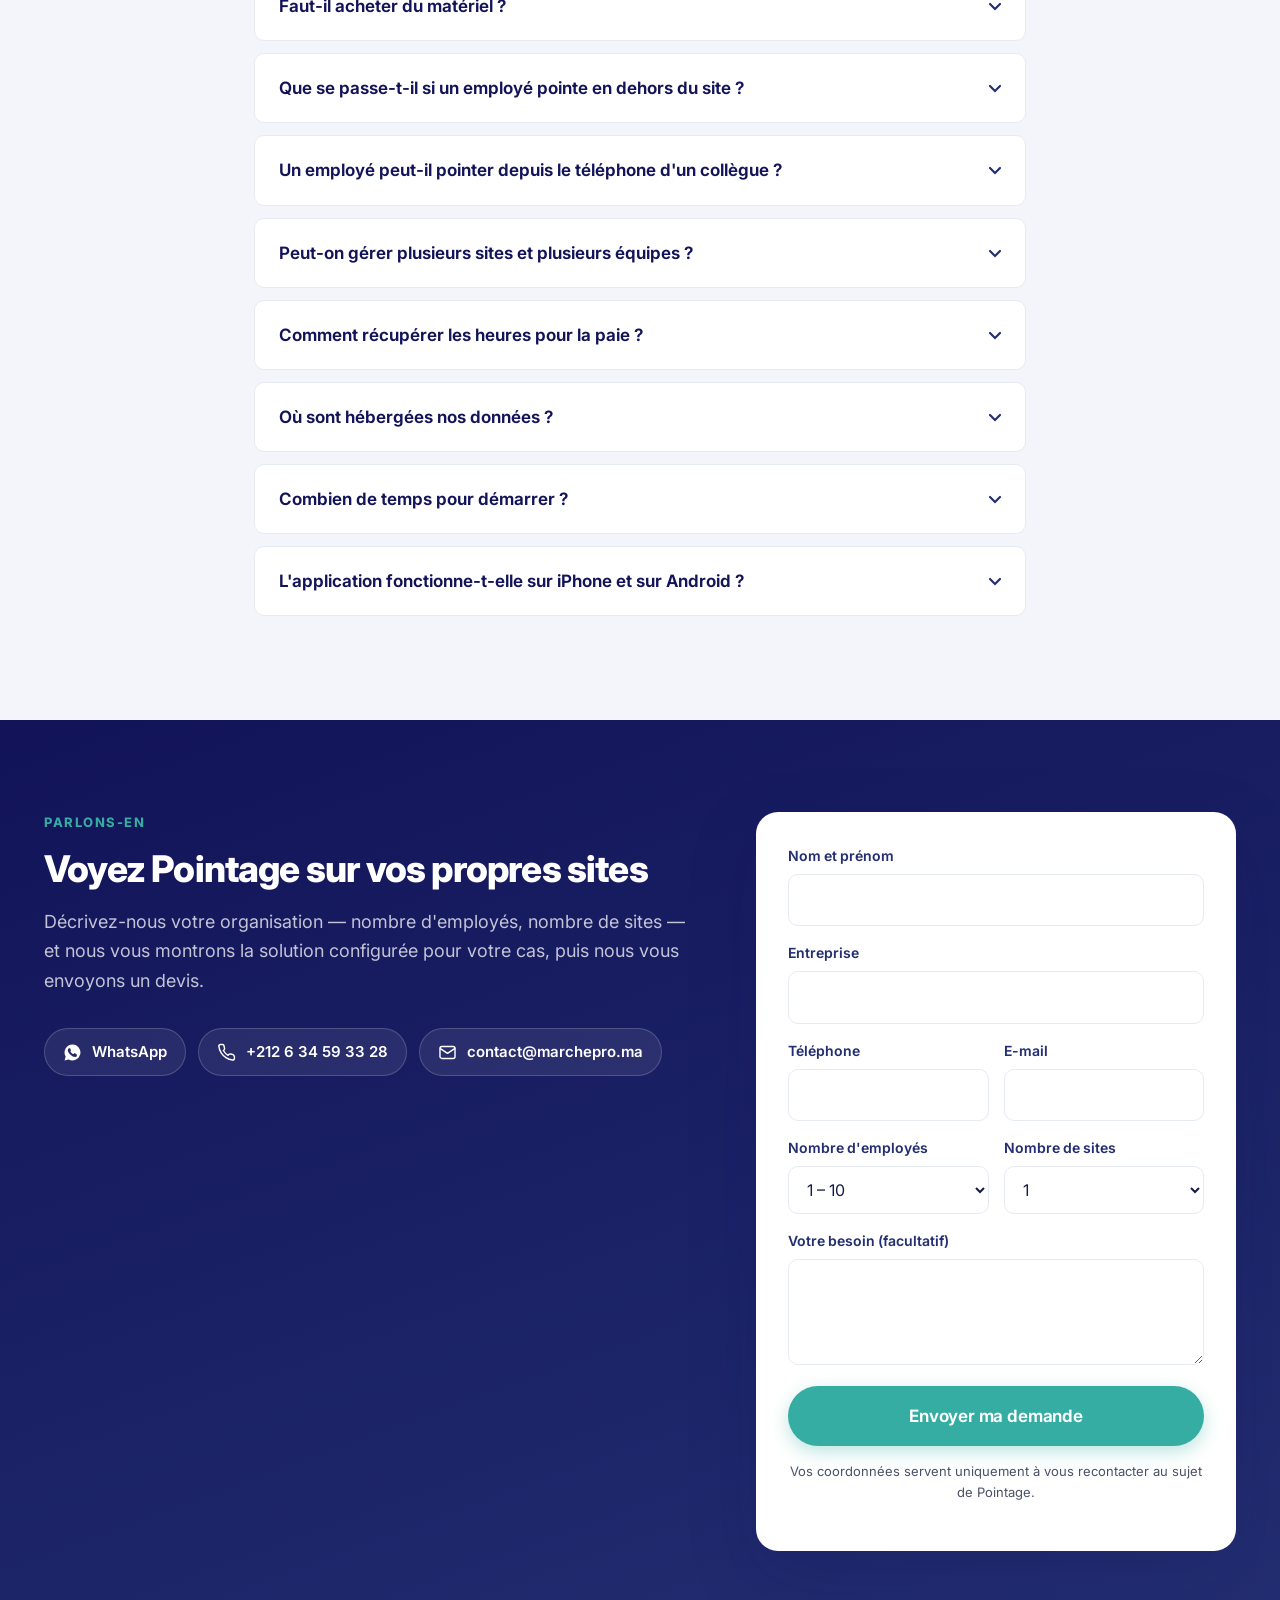
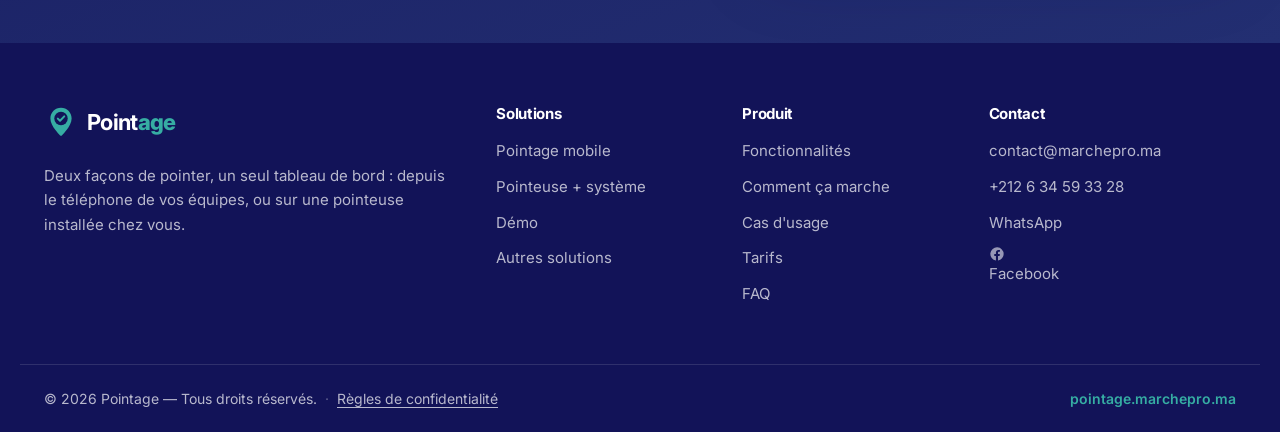
<file: mobile.html>
<!DOCTYPE html>
<html lang="fr" dir="ltr" data-page="mobile">
<head>
<meta charset="utf-8">
<meta name="viewport" content="width=device-width, initial-scale=1">
<title>Pointage — Logiciel de pointage des employés par GPS au Maroc</title>
<meta name="description" content="Logiciel de pointage des employés au Maroc : pointage mobile par GPS dans les zones autorisées. Heures, retards, absences et export paie en temps réel.">
<meta name="theme-color" content="#121358">
<link rel="canonical" href="https://pointage.marchepro.ma/mobile">
<link rel="icon" type="image/svg+xml" href="assets/img/favicon.svg">

<!-- Les deux langues vivent à la même adresse : l'arabe est rendu côté client
     et se force par ?lang=ar. x-default pointe sur le français, langue par
     défaut du site. -->
<link rel="alternate" hreflang="fr" href="https://pointage.marchepro.ma/mobile">
<link rel="alternate" hreflang="ar" href="https://pointage.marchepro.ma/mobile?lang=ar">
<link rel="alternate" hreflang="x-default" href="https://pointage.marchepro.ma/mobile">

<meta property="og:type" content="website">
<meta property="og:url" content="https://pointage.marchepro.ma/mobile">
<meta property="og:site_name" content="Pointage">
<meta property="og:title" content="Pointage — Logiciel de pointage des employés par GPS au Maroc">
<meta property="og:description" content="Logiciel de pointage des employés au Maroc : pointage mobile par GPS dans les zones autorisées. Heures, retards, absences et export paie en temps réel.">
<meta property="og:image" content="https://pointage.marchepro.ma/assets/img/pointage-app-hero.png">
<meta property="og:image:width" content="1536">
<meta property="og:image:height" content="1024">
<meta property="og:image:alt" content="Application de pointage mobile et tableau de bord Pointage">
<meta property="og:locale" content="fr_MA">
<meta property="og:locale:alternate" content="ar_MA">
<meta name="twitter:card" content="summary_large_image">
<meta name="twitter:title" content="Pointage — Logiciel de pointage des employés par GPS au Maroc">
<meta name="twitter:description" content="Logiciel de pointage des employés au Maroc : pointage mobile par GPS dans les zones autorisées. Heures, retards, absences et export paie en temps réel.">
<meta name="twitter:image" content="https://pointage.marchepro.ma/assets/img/pointage-app-hero.png">

<link rel="preconnect" href="https://fonts.googleapis.com">
<link rel="preconnect" href="https://fonts.gstatic.com" crossorigin>
<link rel="stylesheet" href="https://fonts.googleapis.com/css2?family=Inter:wght@400;500;600;700;800&amp;family=Cairo:wght@400;600;700;800&amp;display=swap">
<link rel="stylesheet" href="assets/css/styles.css">

<!-- Balisage structuré. Un seul @graph par page : l'entreprise et le site sont
     décrits une fois, avec un @id stable que les deux pages réutilisent. Les
     questions sont recopiées à l'identique de la section #faq — si le texte de
     la page change, celui-ci doit changer aussi. -->
<script type="application/ld+json">
{
  "@context": "https://schema.org",
  "@graph": [
    {
      "@type": "Organization",
      "@id": "https://pointage.marchepro.ma/#organization",
      "name": "Pointage",
      "url": "https://pointage.marchepro.ma/",
      "logo": {
        "@type": "ImageObject",
        "url": "https://pointage.marchepro.ma/assets/img/logo-mark.svg"
      },
      "email": "contact@marchepro.ma",
      "telephone": "+212634593328",
      "areaServed": { "@type": "Country", "name": "Maroc" },
      "knowsLanguage": ["fr", "ar"],
      "sameAs": ["https://www.facebook.com/profile.php?id=61593704427657"],
      "contactPoint": [{
        "@type": "ContactPoint",
        "contactType": "sales",
        "telephone": "+212634593328",
        "email": "contact@marchepro.ma",
        "areaServed": "MA",
        "availableLanguage": ["fr", "ar"]
      }]
    },
    {
      "@type": "WebSite",
      "@id": "https://pointage.marchepro.ma/#website",
      "url": "https://pointage.marchepro.ma/",
      "name": "Pointage",
      "publisher": { "@id": "https://pointage.marchepro.ma/#organization" },
      "inLanguage": "fr-MA"
    },
    {
      "@type": "WebPage",
      "@id": "https://pointage.marchepro.ma/mobile#webpage",
      "url": "https://pointage.marchepro.ma/mobile",
      "name": "Pointage — Logiciel de pointage des employés par GPS au Maroc",
      "description": "Logiciel de pointage des employés au Maroc : pointage mobile par GPS dans les zones autorisées. Heures, retards, absences et export paie en temps réel.",
      "isPartOf": { "@id": "https://pointage.marchepro.ma/#website" },
      "about": { "@id": "https://pointage.marchepro.ma/mobile#software" },
      "primaryImageOfPage": { "@type": "ImageObject", "url": "https://pointage.marchepro.ma/assets/img/pointage-app-hero.png" },
      "inLanguage": "fr-MA"
    },
    {
      "@type": "SoftwareApplication",
      "@id": "https://pointage.marchepro.ma/mobile#software",
      "name": "Pointage",
      "applicationCategory": "BusinessApplication",
      "applicationSubCategory": "Gestion des temps et des présences",
      "operatingSystem": "Android, iOS, Web",
      "url": "https://pointage.marchepro.ma/mobile",
      "description": "Logiciel de pointage des employés par géolocalisation : pointage mobile dans les zones de travail autorisées, tableau de bord temps réel, feuille de temps et export CSV pour la paie.",
      "inLanguage": ["fr", "ar"],
      "provider": { "@id": "https://pointage.marchepro.ma/#organization" },
      "featureList": [
        "Pointage depuis le téléphone de l'employé",
        "Zones de travail géolocalisées (GPS)",
        "Détection des localisations simulées",
        "Verrouillage du compte sur un seul appareil",
        "Tableau de bord des présences en temps réel",
        "Suivi des retards et des absences",
        "Gestion multi-sites et multi-équipes",
        "Feuille de temps et export CSV pour la paie"
      ],
      "offers": {
        "@type": "Offer",
        "priceCurrency": "MAD",
        "availability": "https://schema.org/InStock",
        "url": "https://pointage.marchepro.ma/mobile#pricing",
        "description": "Sur devis, selon l'effectif",
        "seller": { "@id": "https://pointage.marchepro.ma/#organization" }
      }
    },
    {
      "@type": "FAQPage",
      "@id": "https://pointage.marchepro.ma/mobile#faq",
      "isPartOf": { "@id": "https://pointage.marchepro.ma/mobile#webpage" },
      "mainEntity": [
        {
          "@type": "Question",
          "name": "Faut-il acheter du matériel ?",
          "acceptedAnswer": { "@type": "Answer", "text": "Pas pour cette solution : vos employés utilisent leur propre téléphone, et vous un navigateur. Si vous préférez une borne à l'entrée, nous fournissons et installons aussi des pointeuses." }
        },
        {
          "@type": "Question",
          "name": "Que se passe-t-il si un employé pointe en dehors du site ?",
          "acceptedAnswer": { "@type": "Answer", "text": "Le pointage est refusé et l'employé voit immédiatement pourquoi. La tentative reste visible dans le journal, avec son motif : hors zone, localisation simulée, ou appareil non reconnu." }
        },
        {
          "@type": "Question",
          "name": "Un employé peut-il pointer depuis le téléphone d'un collègue ?",
          "acceptedAnswer": { "@type": "Answer", "text": "Non. Chaque compte est lié à l'appareil sur lequel il a été enregistré. Un pointage venant d'un autre téléphone est rejeté, et changer d'appareil passe par l'administrateur." }
        },
        {
          "@type": "Question",
          "name": "Peut-on gérer plusieurs sites et plusieurs équipes ?",
          "acceptedAnswer": { "@type": "Answer", "text": "Oui. Vous créez autant de sites que nécessaire, chacun avec sa zone et ses horaires, et vous affectez chaque employé aux sites où il est autorisé à pointer." }
        },
        {
          "@type": "Question",
          "name": "Comment récupérer les heures pour la paie ?",
          "acceptedAnswer": { "@type": "Answer", "text": "La feuille de temps se met à jour en continu et s'exporte en CSV sur la période de votre choix. Le fichier s'ouvre dans Excel et se transmet tel quel au comptable." }
        },
        {
          "@type": "Question",
          "name": "Où sont hébergées nos données ?",
          "acceptedAnswer": { "@type": "Answer", "text": "Chaque entreprise dispose de son propre déploiement, avec sa propre base de données. L'hébergement est convenu avec vous lors de la mise en place." }
        },
        {
          "@type": "Question",
          "name": "Combien de temps pour démarrer ?",
          "acceptedAnswer": { "@type": "Answer", "text": "Comptez une journée. Nous mettons en place votre espace, créons vos premiers sites avec vous, et vos équipes peuvent pointer dès le lendemain matin." }
        },
        {
          "@type": "Question",
          "name": "L'application fonctionne-t-elle sur iPhone et sur Android ?",
          "acceptedAnswer": { "@type": "Answer", "text": "Oui, l'application mobile est disponible pour les deux. La console d'administration s'utilise depuis n'importe quel navigateur, sur ordinateur comme sur tablette." }
        }
      ]
    }
  ]
}
</script>
</head>
<body>

<a class="skip-link" href="#main" data-i18n="a11y.skip">Aller au contenu</a>

<!-- ============================ HEADER ============================ -->
<header class="site-header" id="siteHeader">
  <div class="container header-inner">
    <a class="brand" href="#top" aria-label="Pointage">
      <img src="assets/img/logo-mark.svg" alt="" width="34" height="34">
      <span class="brand-word"><span class="brand-point">Point</span><span class="brand-age">age</span></span>
    </a>

    <nav class="nav" id="primaryNav" aria-label="Navigation principale">
      <div class="nav-switch" role="group" aria-label="Nos solutions">
        <a href="/mobile" class="is-current" aria-current="page">
          <svg viewBox="0 0 24 24" fill="none" stroke="currentColor" stroke-width="1.8" stroke-linecap="round" stroke-linejoin="round" aria-hidden="true"><rect x="6" y="2" width="12" height="20" rx="2.5"/><path d="M11 18.5h2"/></svg>
          <span data-i18n="nav.solMobile">Pointage mobile</span>
        </a>
        <a href="/pointeuse">
          <svg viewBox="0 0 24 24" fill="none" stroke="currentColor" stroke-width="1.8" stroke-linecap="round" stroke-linejoin="round" aria-hidden="true"><rect x="2.5" y="4.5" width="19" height="15" rx="2.5"/><path d="M6.5 8.5h5"/><path d="M6.5 12h5"/><path d="M6.5 15.5h3"/><circle cx="16.8" cy="12" r="2.6"/></svg>
          <span data-i18n="nav.solDevice">Pointeuse + système</span>
        </a>
      </div>
      <a class="nav-other" href="https://solutions.marchepro.ma/" target="_blank" rel="noopener">
        <svg viewBox="0 0 24 24" fill="none" stroke="currentColor" stroke-width="2" stroke-linecap="round" stroke-linejoin="round" aria-hidden="true"><path d="M14 4h6v6"/><path d="M20 4 11 13"/><path d="M18 14.5V19a1.5 1.5 0 0 1-1.5 1.5h-11A1.5 1.5 0 0 1 4 19V8a1.5 1.5 0 0 1 1.5-1.5H10"/></svg>
        <span data-i18n="nav.other">Autres solutions</span>
      </a>
      <a class="btn btn-primary nav-cta" href="#contact" data-i18n="cta.demo">Demander une démo</a>
    </nav>

    <div class="header-actions">
      <div class="lang-switch" role="group" aria-label="Langue">
        <button type="button" data-lang="fr" class="is-active">FR</button>
        <button type="button" data-lang="ar">ع</button>
      </div>
      <a class="btn btn-primary btn-sm hide-sm" href="#contact" data-i18n="cta.demo">Demander une démo</a>
      <button class="nav-toggle" id="navToggle" aria-expanded="false" aria-controls="primaryNav" aria-label="Menu">
        <span></span><span></span><span></span>
      </button>
    </div>
  </div>
</header>

<main id="main">

<!-- ============================ HERO ============================ -->
<section class="hero" id="top">
  <div class="hero-bg" aria-hidden="true"></div>
  <div class="container hero-inner">
    <div class="hero-copy">
      <p class="eyebrow"><span class="dot"></span><span data-i18n="hero.eyebrow">Logiciel de pointage géolocalisé — Maroc</span></p>
      <h1 class="hero-title">
        <span data-i18n="hero.title1">Le pointage de vos employés,</span>
        <span class="accent" data-i18n="hero.title2">sans pointeuse.</span>
      </h1>
      <p class="hero-sub" data-i18n="hero.sub">Vos équipes pointent depuis leur téléphone, uniquement à l'intérieur des zones que vous autorisez. Vous suivez les heures, les retards et la présence en temps réel — sur chantier, en boutique ou en déplacement, partout au Maroc.</p>

      <div class="hero-cta">
        <a class="btn btn-primary btn-lg" href="#contact" data-i18n="cta.demo">Demander une démo</a>
        <a class="btn btn-ghost btn-lg" href="#demo">
          <svg viewBox="0 0 24 24" width="18" height="18" fill="currentColor" aria-hidden="true"><path d="M8 5v14l11-7z"/></svg>
          <span data-i18n="cta.watch">Voir la démo</span>
        </a>
      </div>

      <ul class="hero-checks">
        <li data-i18n="hero.check1">Aucun matériel à acheter</li>
        <li data-i18n="hero.check2">Mise en route en 24 h</li>
        <li data-i18n="hero.check3">Export CSV prêt pour la paie</li>
      </ul>
    </div>

    <div class="hero-visual">
      <div class="hero-shot">
        <img src="assets/img/pointage-app-mockup.png"
             alt="Tableau de bord Pointage sur ordinateur portable et application mobile de pointage sur smartphone"
             width="1345" height="761" fetchpriority="high">
      </div>
    </div>
  </div>
</section>

<!-- ============================ STAT BAR ============================ -->
<section class="statbar">
  <div class="container statbar-inner">
    <div class="stat"><strong>0</strong><span data-i18n="stat.1">pointeuse à acheter</span></div>
    <div class="stat"><strong>GPS</strong><span data-i18n="stat.2">zones de travail autorisées</span></div>
    <div class="stat"><strong>24/7</strong><span data-i18n="stat.3">suivi en temps réel</span></div>
    <div class="stat"><strong>CSV</strong><span data-i18n="stat.4">export pour la paie</span></div>
  </div>
</section>

<!-- ============================ PROBLEM ============================ -->
<section class="section" id="why">
  <div class="container">
    <div class="section-head">
      <p class="kicker" data-i18n="why.kicker">Le problème</p>
      <h2 data-i18n="why.title">Hors du siège, les heures se perdent</h2>
      <p class="section-sub" data-i18n="why.sub">Dès que vos équipes travaillent ailleurs qu'au bureau, le suivi redevient artisanal : feuilles de présence, appels de contrôle, et ressaisie en fin de mois. Une borne fixe, elle, ne suit personne sur un chantier ou en tournée.</p>
    </div>

    <div class="compare">
      <div class="compare-col compare-bad">
        <h3 data-i18n="why.badTitle">Aujourd'hui, sans Pointage</h3>
        <ul>
          <li data-i18n="why.bad1">Des feuilles de présence remplies à la main, parfois après coup</li>
          <li data-i18n="why.bad2">Aucune preuve que la personne était bien sur le site</li>
          <li data-i18n="why.bad3">Des pointages « rendus service » entre collègues</li>
          <li data-i18n="why.bad4">Des heures ressaisies dans Excel chaque fin de mois</li>
          <li data-i18n="why.bad5">Des retards repérés trop tard et des litiges difficiles à trancher</li>
        </ul>
      </div>
      <div class="compare-col compare-good">
        <h3 data-i18n="why.goodTitle">Avec Pointage</h3>
        <ul>
          <li data-i18n="why.good1">Le téléphone de l'employé devient la pointeuse</li>
          <li data-i18n="why.good2">Autant de sites et de zones que vous voulez, créés en deux minutes</li>
          <li data-i18n="why.good3">Un compte est lié à un seul appareil enregistré</li>
          <li data-i18n="why.good4">Heures, retards et présence calculés automatiquement</li>
          <li data-i18n="why.good5">Rien à maintenir : une application et un tableau de bord</li>
        </ul>
      </div>
    </div>
  </div>
</section>

<!-- ============================ FEATURES ============================ -->
<section class="section section-alt" id="features">
  <div class="container">
    <div class="section-head">
      <p class="kicker" data-i18n="feat.kicker">Fonctionnalités</p>
      <h2 data-i18n="feat.title">Tout ce qu'il faut pour gérer les présences de vos équipes</h2>
      <p class="section-sub" data-i18n="feat.sub">Une application mobile pour l'employé, une console d'administration pour vous. Rien de plus à installer.</p>
    </div>

    <div class="grid grid-3">
      <article class="card feature">
        <div class="ficon ficon-teal">
          <svg viewBox="0 0 24 24" fill="none" stroke="currentColor" stroke-width="1.8" stroke-linecap="round" stroke-linejoin="round"><rect x="6" y="2" width="12" height="20" rx="2.5"/><path d="M11 18.5h2"/></svg>
        </div>
        <h3 data-i18n="feat.1.t">Pointage mobile</h3>
        <p data-i18n="feat.1.d">Entrée et sortie en un seul geste depuis le smartphone de l'employé. Horloge en direct, rappel du dernier pointage, confirmation immédiate.</p>
      </article>

      <article class="card feature">
        <div class="ficon ficon-navy">
          <svg viewBox="0 0 24 24" fill="none" stroke="currentColor" stroke-width="1.8" stroke-linecap="round" stroke-linejoin="round"><path d="M12 21s7-6.2 7-11a7 7 0 1 0-14 0c0 4.8 7 11 7 11z"/><circle cx="12" cy="10" r="2.6"/></svg>
        </div>
        <h3 data-i18n="feat.2.t">Géolocalisation et zones</h3>
        <p data-i18n="feat.2.d">Chaque pointage est vérifié contre les sites autorisés de l'employé. Hors de la zone, il est refusé — et le motif est enregistré.</p>
      </article>

      <article class="card feature">
        <div class="ficon ficon-teal">
          <svg viewBox="0 0 24 24" fill="none" stroke="currentColor" stroke-width="1.8" stroke-linecap="round" stroke-linejoin="round"><path d="M4 20V10"/><path d="M10 20V4"/><path d="M16 20v-7"/><path d="M22 20H2"/></svg>
        </div>
        <h3 data-i18n="feat.3.t">Tableau de bord temps réel</h3>
        <p data-i18n="feat.3.d">Présents du jour, heures travaillées, sorties manquantes, présence par site, retards cumulés par employé. Vous voyez l'activité pendant qu'elle se passe.</p>
      </article>

      <article class="card feature">
        <div class="ficon ficon-navy">
          <svg viewBox="0 0 24 24" fill="none" stroke="currentColor" stroke-width="1.8" stroke-linecap="round" stroke-linejoin="round"><circle cx="12" cy="12" r="9"/><path d="M12 7v5l3.2 1.9"/></svg>
        </div>
        <h3 data-i18n="feat.4.t">Feuille de temps et retards</h3>
        <p data-i18n="feat.4.d">Les heures se calculent seules. Retards et départs anticipés sont mesurés selon les horaires du site. Export CSV à transmettre au comptable.</p>
      </article>

      <article class="card feature">
        <div class="ficon ficon-teal">
          <svg viewBox="0 0 24 24" fill="none" stroke="currentColor" stroke-width="1.8" stroke-linecap="round" stroke-linejoin="round"><circle cx="9" cy="8" r="3.2"/><path d="M2.5 20a6.5 6.5 0 0 1 13 0"/><path d="M17 11.2a3 3 0 1 0-2.2-5.4"/><path d="M18.4 20a5.6 5.6 0 0 0-2.2-4.4"/></svg>
        </div>
        <h3 data-i18n="feat.5.t">Employés, sites et appareils</h3>
        <p data-i18n="feat.5.d">Créez vos sites de travail et leurs zones, affectez chaque employé à un ou plusieurs sites, gérez les appareils liés aux comptes.</p>
      </article>

      <article class="card feature">
        <div class="ficon ficon-navy">
          <svg viewBox="0 0 24 24" fill="none" stroke="currentColor" stroke-width="1.8" stroke-linecap="round" stroke-linejoin="round"><path d="M12 2.8l7.5 3v5.6c0 4.6-3.1 8.4-7.5 9.8-4.4-1.4-7.5-5.2-7.5-9.8V5.8z"/><path d="M9 12.2l2.1 2.1 4-4.2"/></svg>
        </div>
        <h3 data-i18n="feat.6.t">Sécurité et anti-fraude</h3>
        <p data-i18n="feat.6.d">Un compte est lié à un seul appareil enregistré, les fausses localisations sont détectées, et chaque tentative — acceptée ou refusée — laisse une trace dans le journal.</p>
      </article>
    </div>
  </div>
</section>

<!-- ============================ HOW IT WORKS ============================ -->
<section class="section" id="how">
  <div class="container">
    <div class="section-head">
      <p class="kicker" data-i18n="how.kicker">Comment ça marche</p>
      <h2 data-i18n="how.title">Opérationnel en quatre étapes</h2>
      <p class="section-sub" data-i18n="how.sub">Le paramétrage se fait une fois. Ensuite, tout se passe tout seul.</p>
    </div>

    <ol class="steps">
      <li class="step">
        <span class="step-n">1</span>
        <h3 data-i18n="how.1.t">Créez vos sites de travail</h3>
        <p data-i18n="how.1.d">Adresse, rayon de la zone autorisée, et si vous le souhaitez les horaires d'entrée et de sortie qui serviront à calculer les retards.</p>
      </li>
      <li class="step">
        <span class="step-n">2</span>
        <h3 data-i18n="how.2.t">Ajoutez vos employés</h3>
        <p data-i18n="how.2.d">Affectez chacun à un ou plusieurs sites, puis créez son accès. Vous lui remettez ses identifiants.</p>
      </li>
      <li class="step">
        <span class="step-n">3</span>
        <h3 data-i18n="how.3.t">Ils pointent depuis leur téléphone</h3>
        <p data-i18n="how.3.d">Un bouton pour l'entrée, un pour la sortie. La position est vérifiée avant que le pointage soit accepté.</p>
      </li>
      <li class="step">
        <span class="step-n">4</span>
        <h3 data-i18n="how.4.t">Vous suivez et vous exportez</h3>
        <p data-i18n="how.4.d">Le tableau de bord se remplit en direct. En fin de mois, la feuille de temps s'exporte en CSV pour la paie.</p>
      </li>
    </ol>
  </div>
</section>

<!-- ============================ DEMO ============================ -->
<section class="section section-dark" id="demo">
  <div class="container">
    <div class="section-head">
      <p class="kicker kicker-light" data-i18n="demo.kicker">Démonstration</p>
      <h2 data-i18n="demo.title">Voyez l'application en action</h2>
      <p class="section-sub" data-i18n="demo.sub">Le parcours complet en quelques minutes : création d'un site, pointage depuis le mobile, et suivi en temps réel côté administration.</p>
    </div>

    <figure class="video-wrap">
      <div class="video-frame" id="videoFrame" data-src="assets/video/demo.mp4">
        <img src="assets/img/pointage-app-mockup.png" alt="" class="video-poster" loading="lazy">
        <button type="button" class="video-play" id="videoPlay" aria-label="Lire la vidéo de démonstration">
          <svg viewBox="0 0 24 24" fill="currentColor" aria-hidden="true"><path d="M8 5v14l11-7z"/></svg>
        </button>
      </div>
      <figcaption class="video-note" id="videoNote" hidden>
        <span data-i18n="demo.soon">La vidéo de démonstration arrive très bientôt.</span>
        <a href="#contact" data-i18n="demo.soonCta">Demandez une démonstration en direct →</a>
      </figcaption>
    </figure>
  </div>
</section>

<!-- ============================ USE CASES ============================ -->
<section class="section section-alt" id="usecases">
  <div class="container">
    <div class="section-head">
      <p class="kicker" data-i18n="uc.kicker">Cas d'usage</p>
      <h2 data-i18n="uc.title">Pensé pour les équipes qui ne restent pas au bureau</h2>
    </div>

    <div class="grid grid-3 usecases">
      <div class="uc"><h3 data-i18n="uc.1.t">BTP et chantiers</h3><p data-i18n="uc.1.d">Une zone par chantier, des équipes qui changent de site, et des heures justifiées pour chaque intervenant.</p></div>
      <div class="uc"><h3 data-i18n="uc.2.t">Gardiennage et sécurité</h3><p data-i18n="uc.2.d">Prises de poste vérifiées sur place, y compris la nuit et le week-end, sans superviseur sur site.</p></div>
      <div class="uc"><h3 data-i18n="uc.3.t">Nettoyage et propreté</h3><p data-i18n="uc.3.d">Des agents répartis sur des dizaines de sites clients, et la preuve de présence qui accompagne la facturation.</p></div>
      <div class="uc"><h3 data-i18n="uc.4.t">Commerces multi-sites</h3><p data-i18n="uc.4.d">Chaque point de vente devient une zone. Les ouvertures et les fermetures se suivent depuis un seul écran.</p></div>
      <div class="uc"><h3 data-i18n="uc.5.t">Restauration et hôtellerie</h3><p data-i18n="uc.5.d">Des équipes en coupure, des horaires décalés, et un calcul de retard qui suit les horaires de l'établissement.</p></div>
      <div class="uc"><h3 data-i18n="uc.6.t">Techniciens et interventions</h3><p data-i18n="uc.6.d">Le pointage se fait chez le client, dans la zone prévue, sans passer par le dépôt le matin.</p></div>
    </div>
  </div>
</section>

<!-- ============================ PASSERELLE ============================ -->
<section class="crossband">
  <div class="container crossband-inner">
    <div class="crossband-copy">
      <p class="kicker" data-i18n="cross.kicker">L'autre solution</p>
      <h2 data-i18n="cross.title">Vous préférez une pointeuse à l'entrée ?</h2>
      <p data-i18n="cross.sub">Nous fournissons aussi les bornes — empreinte, badge, code ou reconnaissance faciale — nos techniciens les installent chez vous, et elles alimentent le même logiciel de gestion.</p>
    </div>
    <a class="btn btn-primary btn-lg" href="/pointeuse" data-i18n="cross.cta">Découvrir nos pointeuses biométriques</a>
  </div>
</section>

<!-- ============================ PRICING ============================ -->
<section class="section" id="pricing">
  <div class="container">
    <div class="section-head">
      <p class="kicker" data-i18n="price.kicker">Tarifs</p>
      <h2 data-i18n="price.title">Un tarif adapté à votre effectif</h2>
      <p class="section-sub" data-i18n="price.sub">Le prix dépend du nombre d'employés et de sites. Dites-nous où vous en êtes, nous vous répondons avec un devis clair.</p>
    </div>

    <div class="grid grid-3 plans">
      <article class="card plan">
        <h3 data-i18n="price.1.t">Essentiel</h3>
        <p class="plan-for" data-i18n="price.1.for">TPE, un seul site</p>
        <p class="plan-price" data-i18n="price.quote">Sur devis</p>
        <ul>
          <li data-i18n="price.1.f1">1 site de travail et sa zone</li>
          <li data-i18n="price.1.f2">Pointage mobile illimité</li>
          <li data-i18n="price.1.f3">Tableau de bord et feuille de temps</li>
          <li data-i18n="price.1.f4">Export CSV</li>
        </ul>
        <a class="btn btn-outline btn-block" href="#contact" data-i18n="cta.quote">Demander un devis</a>
      </article>

      <article class="card plan plan-featured">
        <span class="plan-badge" data-i18n="price.popular">Le plus demandé</span>
        <h3 data-i18n="price.2.t">Pro</h3>
        <p class="plan-for" data-i18n="price.2.for">PME multi-sites</p>
        <p class="plan-price" data-i18n="price.quote">Sur devis</p>
        <ul>
          <li data-i18n="price.2.f1">Sites et zones illimités</li>
          <li data-i18n="price.2.f2">Horaires par site, retards et départs anticipés</li>
          <li data-i18n="price.2.f3">Gestion des appareils liés</li>
          <li data-i18n="price.2.f4">Journal complet des pointages</li>
          <li data-i18n="price.2.f5">Accompagnement au démarrage</li>
        </ul>
        <a class="btn btn-primary btn-block" href="#contact" data-i18n="cta.quote">Demander un devis</a>
      </article>

      <article class="card plan">
        <h3 data-i18n="price.3.t">Entreprise</h3>
        <p class="plan-for" data-i18n="price.3.for">Grands effectifs, besoins spécifiques</p>
        <p class="plan-price" data-i18n="price.quote">Sur devis</p>
        <ul>
          <li data-i18n="price.3.f1">Tout le plan Pro</li>
          <li data-i18n="price.3.f2">Déploiement dédié et isolé</li>
          <li data-i18n="price.3.f3">Hébergement convenu avec vous</li>
          <li data-i18n="price.3.f4">Adaptations et intégrations</li>
          <li data-i18n="price.3.f5">Support prioritaire</li>
        </ul>
        <a class="btn btn-outline btn-block" href="#contact" data-i18n="cta.quote">Demander un devis</a>
      </article>
    </div>
  </div>
</section>

<!-- ============================ FAQ ============================ -->
<section class="section section-alt" id="faq">
  <div class="container container-narrow">
    <div class="section-head">
      <p class="kicker" data-i18n="faq.kicker">FAQ</p>
      <h2 data-i18n="faq.title">Les questions qu'on nous pose</h2>
    </div>

    <div class="faq">
      <details>
        <summary data-i18n="faq.1.q">Faut-il acheter du matériel ?</summary>
        <p data-i18n="faq.1.a">Pas pour cette solution : vos employés utilisent leur propre téléphone, et vous un navigateur. Si vous préférez une borne à l'entrée, nous fournissons et installons aussi des pointeuses — voir la solution « Pointeuse + système ».</p>
      </details>
      <details>
        <summary data-i18n="faq.2.q">Que se passe-t-il si un employé pointe en dehors du site ?</summary>
        <p data-i18n="faq.2.a">Le pointage est refusé et l'employé voit immédiatement pourquoi. La tentative reste visible dans le journal, avec son motif : hors zone, localisation simulée, ou appareil non reconnu.</p>
      </details>
      <details>
        <summary data-i18n="faq.3.q">Un employé peut-il pointer depuis le téléphone d'un collègue ?</summary>
        <p data-i18n="faq.3.a">Non. Chaque compte est lié à l'appareil sur lequel il a été enregistré. Un pointage venant d'un autre téléphone est rejeté, et changer d'appareil passe par l'administrateur.</p>
      </details>
      <details>
        <summary data-i18n="faq.4.q">Peut-on gérer plusieurs sites et plusieurs équipes ?</summary>
        <p data-i18n="faq.4.a">Oui. Vous créez autant de sites que nécessaire, chacun avec sa zone et ses horaires, et vous affectez chaque employé aux sites où il est autorisé à pointer.</p>
      </details>
      <details>
        <summary data-i18n="faq.5.q">Comment récupérer les heures pour la paie ?</summary>
        <p data-i18n="faq.5.a">La feuille de temps se met à jour en continu et s'exporte en CSV sur la période de votre choix. Le fichier s'ouvre dans Excel et se transmet tel quel au comptable.</p>
      </details>
      <details>
        <summary data-i18n="faq.6.q">Où sont hébergées nos données ?</summary>
        <p data-i18n="faq.6.a">Chaque entreprise dispose de son propre déploiement, avec sa propre base de données — vos données ne sont mélangées avec celles d'aucun autre client. L'hébergement est convenu avec vous lors de la mise en place.</p>
      </details>
      <details>
        <summary data-i18n="faq.7.q">Combien de temps pour démarrer ?</summary>
        <p data-i18n="faq.7.a">Comptez une journée. Nous mettons en place votre espace, créons vos premiers sites avec vous, et vos équipes peuvent pointer dès le lendemain matin.</p>
      </details>
      <details>
        <summary data-i18n="faq.8.q">L'application fonctionne-t-elle sur iPhone et sur Android ?</summary>
        <p data-i18n="faq.8.a">Oui, l'application mobile est disponible pour les deux. La console d'administration s'utilise depuis n'importe quel navigateur, sur ordinateur comme sur tablette.</p>
      </details>
    </div>
  </div>
</section>

<!-- ============================ CONTACT ============================ -->
<section class="section contact-section" id="contact">
  <div class="container">
    <div class="contact-grid">

      <div class="contact-copy">
        <p class="kicker kicker-light" data-i18n="contact.kicker">Parlons-en</p>
        <h2 data-i18n="contact.title">Voyez Pointage sur vos propres sites</h2>
        <p class="section-sub" data-i18n="contact.sub">Décrivez-nous votre organisation — nombre d'employés, nombre de sites — et nous vous montrons la solution configurée pour votre cas, puis nous vous envoyons un devis.</p>

        <div class="contact-direct">
          <a class="contact-chip" data-cfg="whatsapp" target="_blank" rel="noopener">
            <svg viewBox="0 0 24 24" fill="currentColor" aria-hidden="true"><path d="M12 2a10 10 0 0 0-8.6 15.1L2 22l5.1-1.3A10 10 0 1 0 12 2zm5.8 14.2c-.2.7-1.4 1.3-2 1.4-.5.1-1.1.1-1.8-.1-.4-.1-1-.3-1.7-.6-3-1.3-4.9-4.3-5-4.5-.2-.2-1.2-1.6-1.2-3s.7-2.1 1-2.4c.3-.3.6-.4.8-.4h.6c.2 0 .4 0 .6.5l.9 2.1c.1.2 0 .4-.1.5l-.4.5c-.1.2-.3.3-.1.6.1.3.6 1.1 1.4 1.8 1 .9 1.8 1.1 2 1.3.3.1.4.1.6-.1l.8-.9c.2-.2.4-.2.6-.1l2 1c.2.1.4.2.4.3.1.1.1.6-.1 1.2z"/></svg>
            <span data-i18n="contact.wa">WhatsApp</span>
          </a>
          <a class="contact-chip" data-cfg="phone">
            <svg viewBox="0 0 24 24" fill="none" stroke="currentColor" stroke-width="1.8" stroke-linecap="round" stroke-linejoin="round" aria-hidden="true"><path d="M22 16.9v2.6a2 2 0 0 1-2.2 2 19.6 19.6 0 0 1-8.5-3 19.3 19.3 0 0 1-6-6A19.6 19.6 0 0 1 2.3 4 2 2 0 0 1 4.3 2h2.6a2 2 0 0 1 2 1.7c.1 1 .3 1.9.6 2.7a2 2 0 0 1-.4 2.1L8 9.5a15.9 15.9 0 0 0 6 6l1-1.1a2 2 0 0 1 2.1-.5c.9.3 1.8.5 2.7.6a2 2 0 0 1 1.7 2z"/></svg>
            <span class="phone-text">+212 6 34 59 33 28</span>
          </a>
          <a class="contact-chip" href="mailto:contact@marchepro.ma">
            <svg viewBox="0 0 24 24" fill="none" stroke="currentColor" stroke-width="1.8" stroke-linecap="round" stroke-linejoin="round" aria-hidden="true"><rect x="2.5" y="4.5" width="19" height="15" rx="2.5"/><path d="M3 7l9 6 9-6"/></svg>
            <span>contact@marchepro.ma</span>
          </a>
        </div>
      </div>

      <div class="contact-card">
        <form id="demoForm" class="form" novalidate>
          <input type="hidden" name="solution" value="Pointage mobile">
          <div class="field">
            <label for="f-name" data-i18n="form.name">Nom et prénom</label>
            <input id="f-name" name="name" type="text" autocomplete="name" required>
          </div>
          <div class="field">
            <label for="f-company" data-i18n="form.company">Entreprise</label>
            <input id="f-company" name="company" type="text" autocomplete="organization" required>
          </div>
          <div class="field-row">
            <div class="field">
              <label for="f-phone" data-i18n="form.phone">Téléphone</label>
              <input id="f-phone" name="phone" type="tel" autocomplete="tel" required>
            </div>
            <div class="field">
              <label for="f-email" data-i18n="form.email">E-mail</label>
              <input id="f-email" name="email" type="email" autocomplete="email" required>
            </div>
          </div>
          <div class="field-row">
            <div class="field">
              <label for="f-size" data-i18n="form.size">Nombre d'employés</label>
              <select id="f-size" name="employees">
                <option value="1-10">1 – 10</option>
                <option value="11-50">11 – 50</option>
                <option value="51-200">51 – 200</option>
                <option value="200+">200+</option>
              </select>
            </div>
            <div class="field">
              <label for="f-sites" data-i18n="form.sites">Nombre de sites</label>
              <select id="f-sites" name="sites">
                <option value="1">1</option>
                <option value="2-5">2 – 5</option>
                <option value="6-20">6 – 20</option>
                <option value="20+">20+</option>
              </select>
            </div>
          </div>
          <div class="field">
            <label for="f-msg" data-i18n="form.msg">Votre besoin (facultatif)</label>
            <textarea id="f-msg" name="message" rows="3"></textarea>
          </div>

          <!-- Anti-spam : champ invisible, rempli uniquement par les robots -->
          <div class="hp-field" aria-hidden="true"><label for="f-website">Website</label><input id="f-website" name="_gotcha" type="text" tabindex="-1" autocomplete="off"></div>

          <button class="btn btn-primary btn-block btn-lg" type="submit" data-i18n="form.submit">Envoyer ma demande</button>
          <p class="form-legal" data-i18n="form.legal">Vos coordonnées servent uniquement à vous recontacter au sujet de Pointage.</p>
          <p class="form-status" id="formStatus" role="status" aria-live="polite"></p>
        </form>
      </div>

    </div>
  </div>
</section>

</main>

<!-- ============================ FOOTER ============================ -->
<footer class="site-footer">
  <div class="container footer-inner">
    <div class="footer-brand">
      <a class="brand brand-dark" href="#top" aria-label="Pointage">
        <img src="assets/img/logo-mark.svg" alt="" width="30" height="30">
        <span class="brand-word"><span class="brand-point">Point</span><span class="brand-age">age</span></span>
      </a>
      <p data-i18n="footer.tag">Deux façons de pointer, un seul tableau de bord : depuis le téléphone de vos équipes, ou sur une pointeuse installée chez vous.</p>
    </div>

    <nav class="footer-col" aria-label="Solutions">
      <h4 data-i18n="footer.solutions">Solutions</h4>
      <a href="/mobile" data-i18n="nav.solMobile">Pointage mobile</a>
      <a href="/pointeuse" data-i18n="nav.solDevice">Pointeuse + système</a>
      <a href="#demo" data-i18n="nav.demo">Démo</a>
      <a href="https://solutions.marchepro.ma/" target="_blank" rel="noopener" data-i18n="nav.other">Autres solutions</a>
    </nav>

    <nav class="footer-col" aria-label="Produit">
      <h4 data-i18n="footer.product">Produit</h4>
      <a href="#features" data-i18n="nav.features">Fonctionnalités</a>
      <a href="#how" data-i18n="nav.how">Comment ça marche</a>
      <a href="#usecases" data-i18n="nav.usecases">Cas d'usage</a>
      <a href="#pricing" data-i18n="nav.pricing">Tarifs</a>
      <a href="#faq" data-i18n="nav.faq">FAQ</a>
    </nav>

    <div class="footer-col">
      <h4 data-i18n="footer.contact">Contact</h4>
      <a href="mailto:contact@marchepro.ma">contact@marchepro.ma</a>
      <a data-cfg="phone" class="phone-text">+212 6 34 59 33 28</a>
      <a data-cfg="whatsapp" target="_blank" rel="noopener">WhatsApp</a>
      <a class="social-link" href="https://www.facebook.com/profile.php?id=61593704427657" target="_blank" rel="noopener me">
        <svg viewBox="0 0 24 24" fill="currentColor" aria-hidden="true"><path d="M22 12a10 10 0 1 0-11.6 9.9v-7H7.9V12h2.5V9.8c0-2.5 1.5-3.9 3.8-3.91.1 0 2.2.2 2.2.2v2.5h-1.3c-1.2 0-1.6.8-1.6 1.6V12h2.8l-.4 2.9h-2.4v7A10 10 0 0 0 22 12z"/></svg>
        <span>Facebook</span>
      </a>
    </div>
  </div>

  <div class="container footer-bottom">
    <p>© <span id="year">2026</span> Pointage — <span data-i18n="footer.rights">Tous droits réservés.</span>
       <span class="footer-sep" aria-hidden="true">·</span>
       <a class="footer-legal" href="/confidentialite" data-i18n="footer.privacy">Règles de confidentialité</a></p>
    <p class="footer-domain">pointage.marchepro.ma</p>
  </div>
</footer>

<a class="wa-float" data-cfg="whatsapp" target="_blank" rel="noopener" aria-label="WhatsApp">
  <svg viewBox="0 0 24 24" fill="currentColor" aria-hidden="true"><path d="M12 2a10 10 0 0 0-8.6 15.1L2 22l5.1-1.3A10 10 0 1 0 12 2zm5.8 14.2c-.2.7-1.4 1.3-2 1.4-.5.1-1.1.1-1.8-.1-.4-.1-1-.3-1.7-.6-3-1.3-4.9-4.3-5-4.5-.2-.2-1.2-1.6-1.2-3s.7-2.1 1-2.4c.3-.3.6-.4.8-.4h.6c.2 0 .4 0 .6.5l.9 2.1c.1.2 0 .4-.1.5l-.4.5c-.1.2-.3.3-.1.6.1.3.6 1.1 1.4 1.8 1 .9 1.8 1.1 2 1.3.3.1.4.1.6-.1l.8-.9c.2-.2.4-.2.6-.1l2 1c.2.1.4.2.4.3.1.1.1.6-.1 1.2z"/></svg>
</a>

<script src="assets/js/config.js"></script>
<script src="assets/js/i18n.js"></script>
<script src="assets/js/main.js"></script>

<!-- Meta Pixel. Le code est dans pixel.js, l'identifiant dans config.js.
     Le <noscript> ci-dessous est le repli image de Meta : il porte donc
     l'identifiant en dur, et doit être retiré à la main si le suivi est
     désactivé dans config.js. -->
<script src="assets/js/pixel.js"></script>
<noscript><img height="1" width="1" style="display:none" alt=""
  src="https://www.facebook.com/tr?id=38285850644339186&amp;ev=PageView&amp;noscript=1"></noscript>
</body>
</html>
</file>
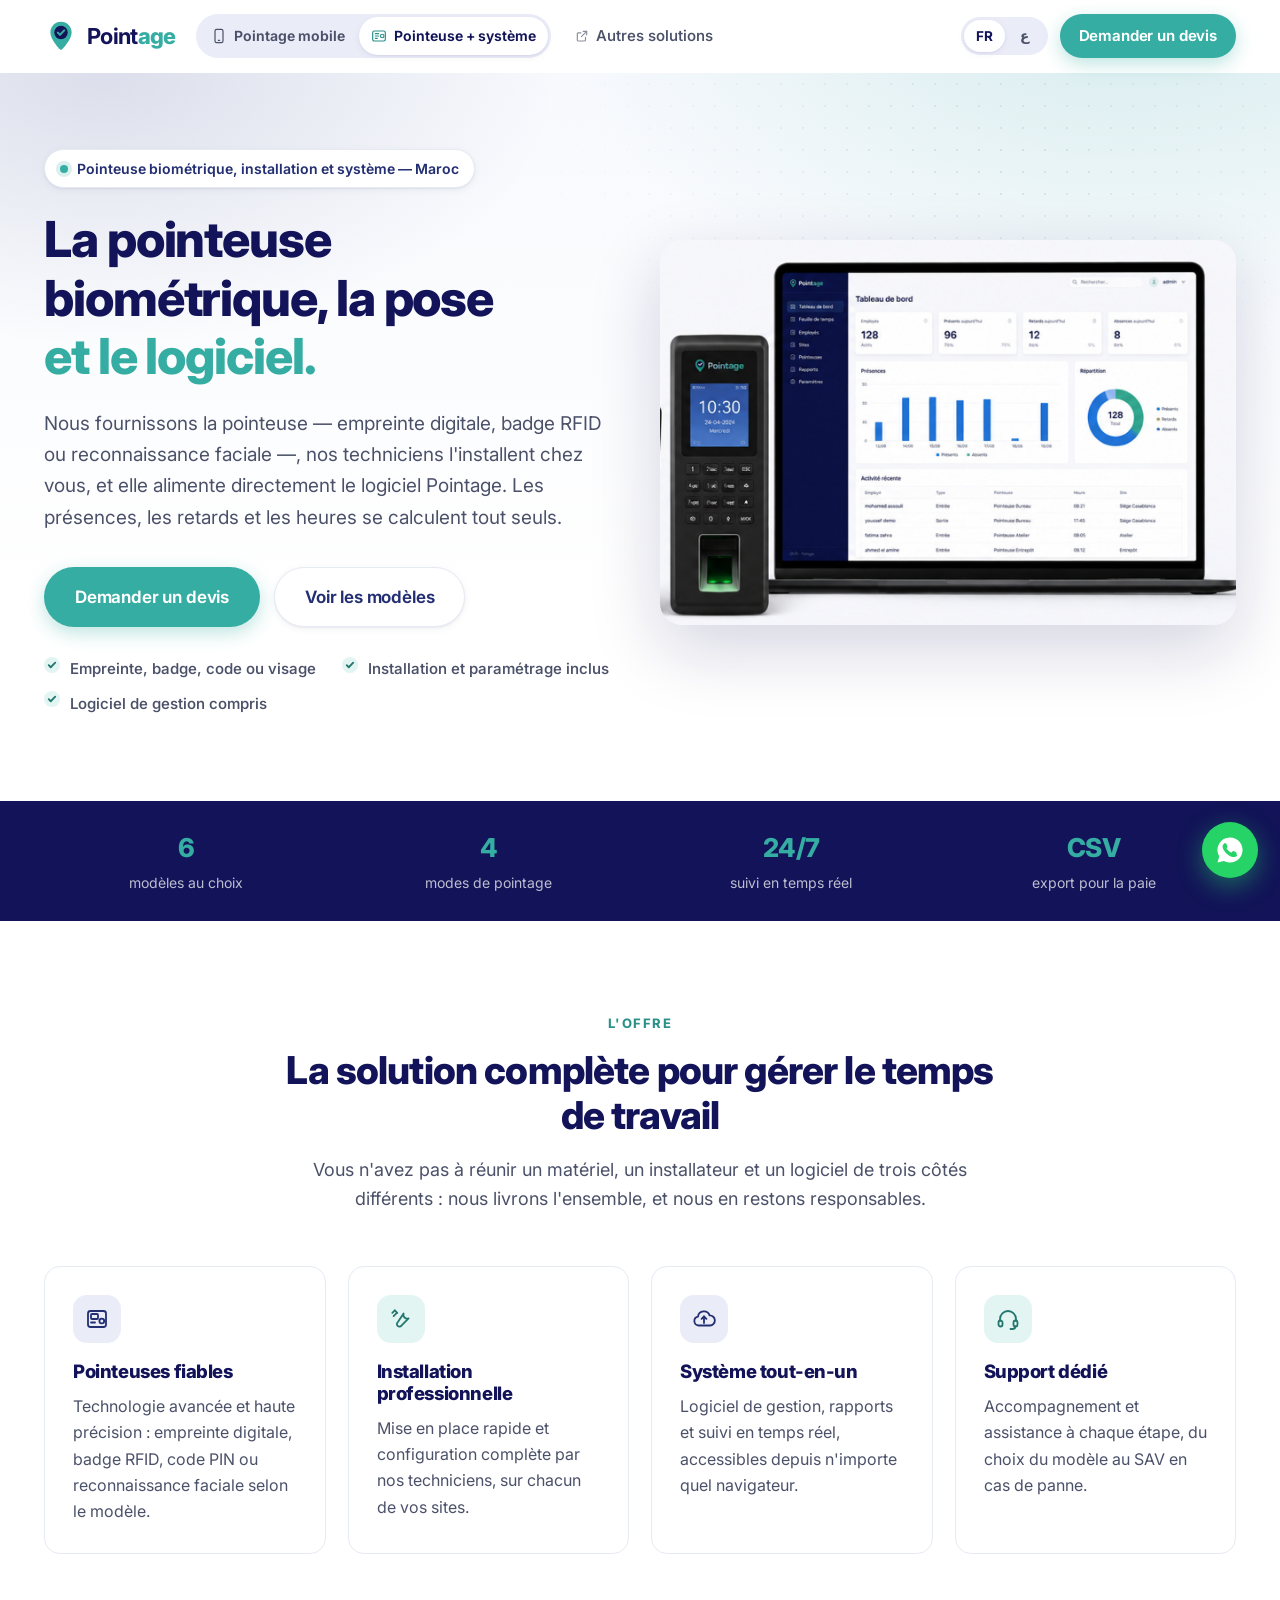
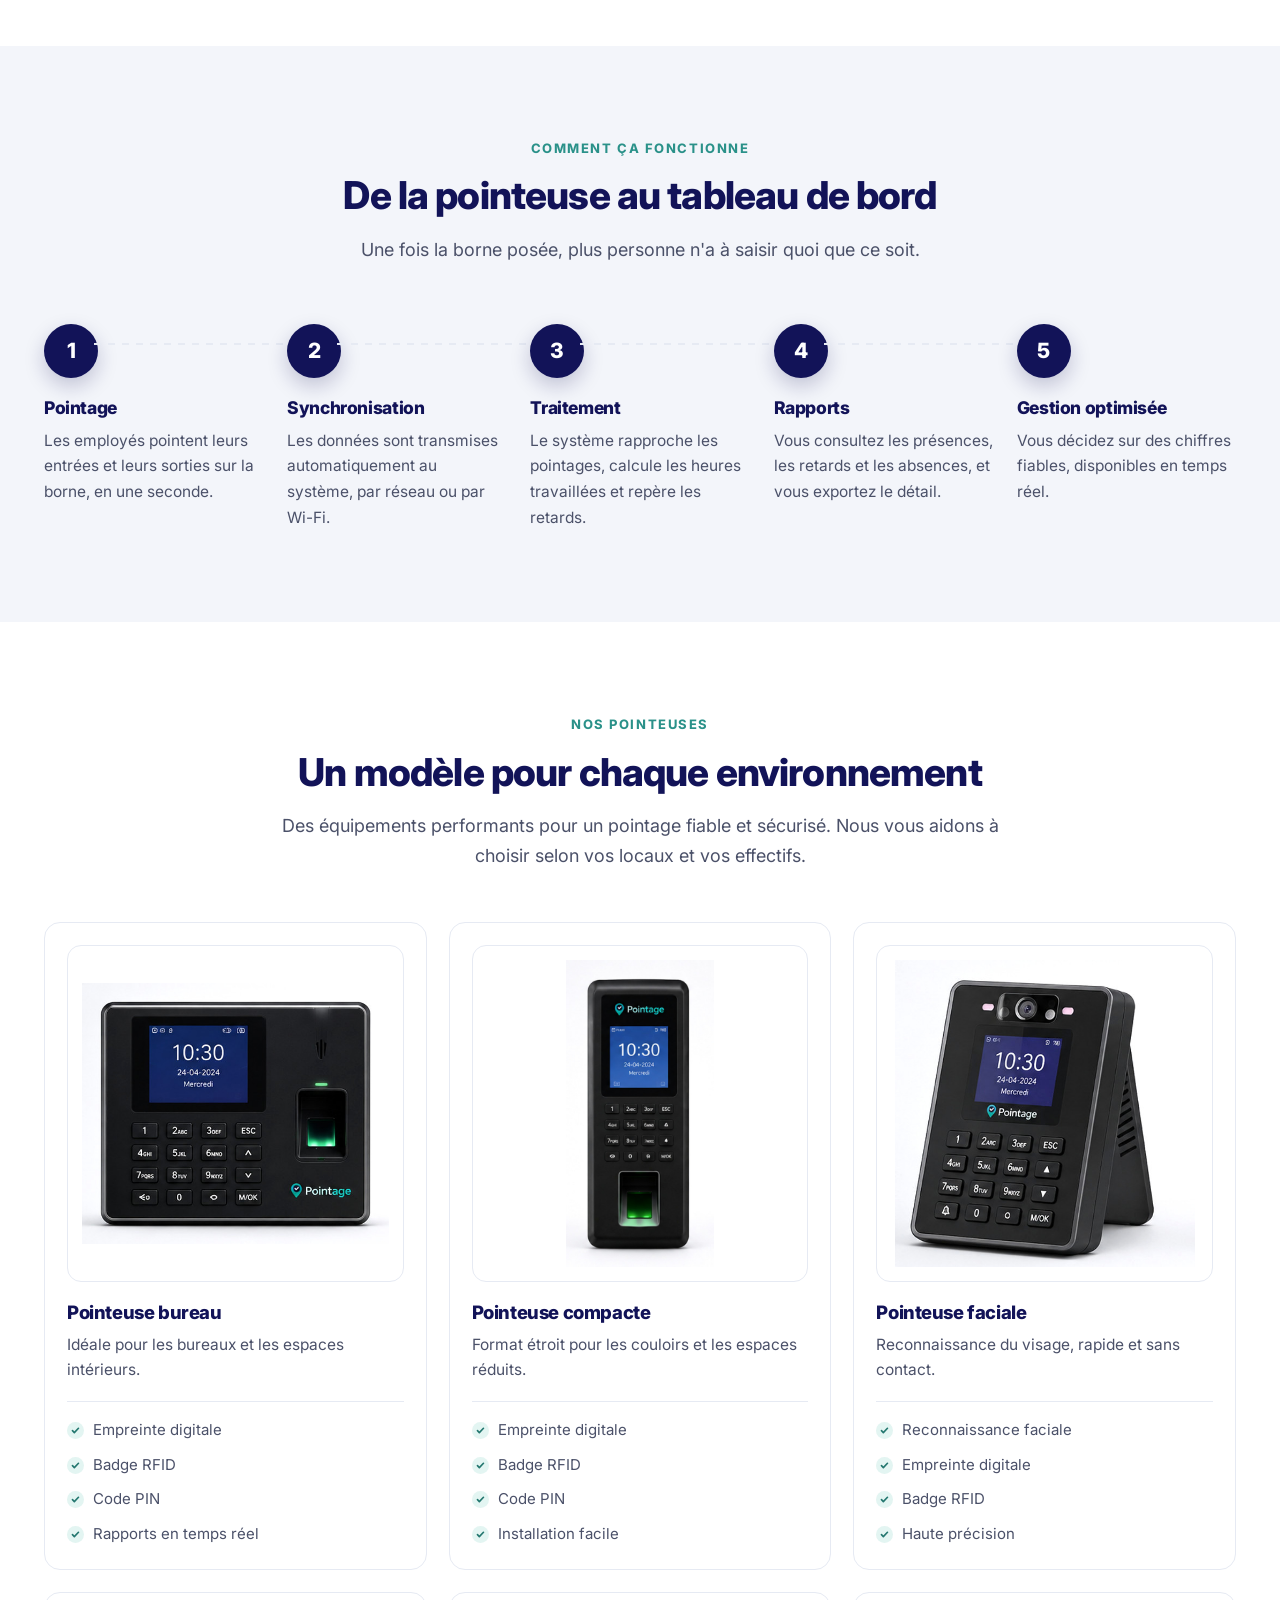
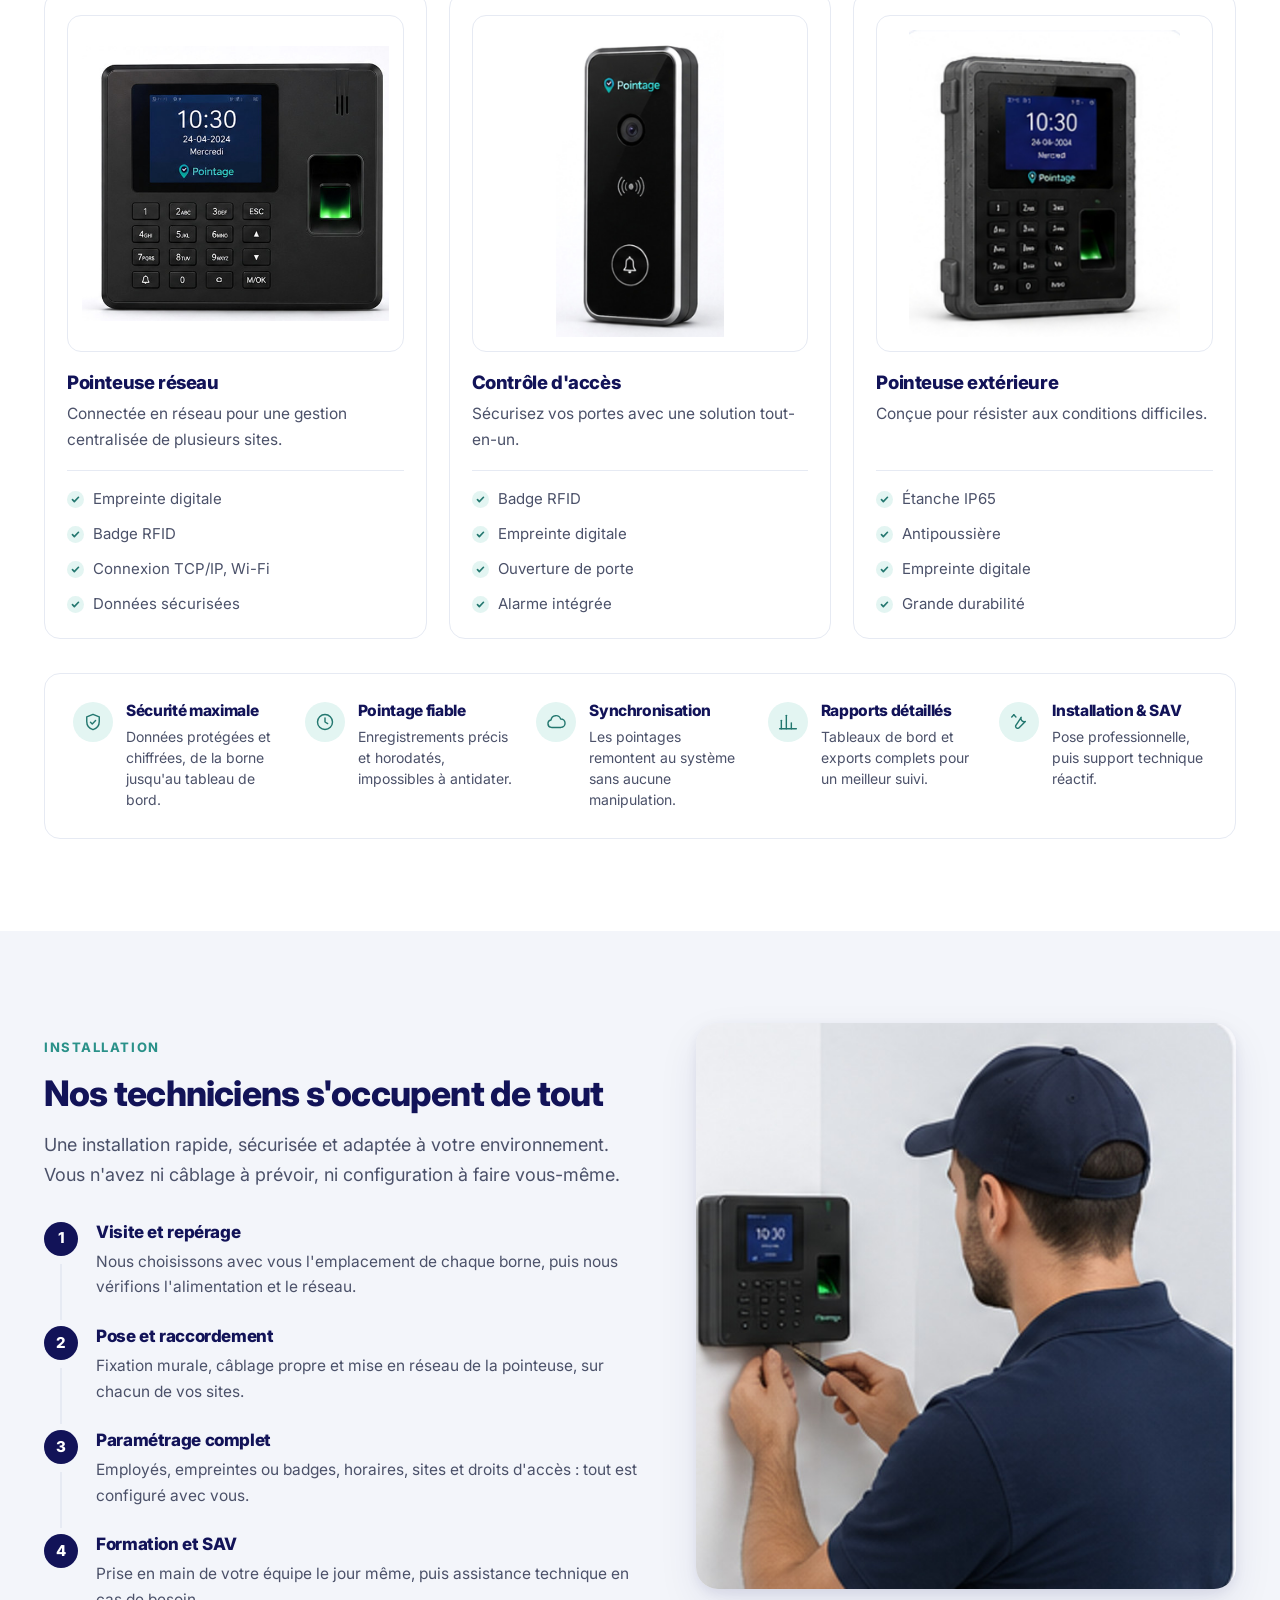
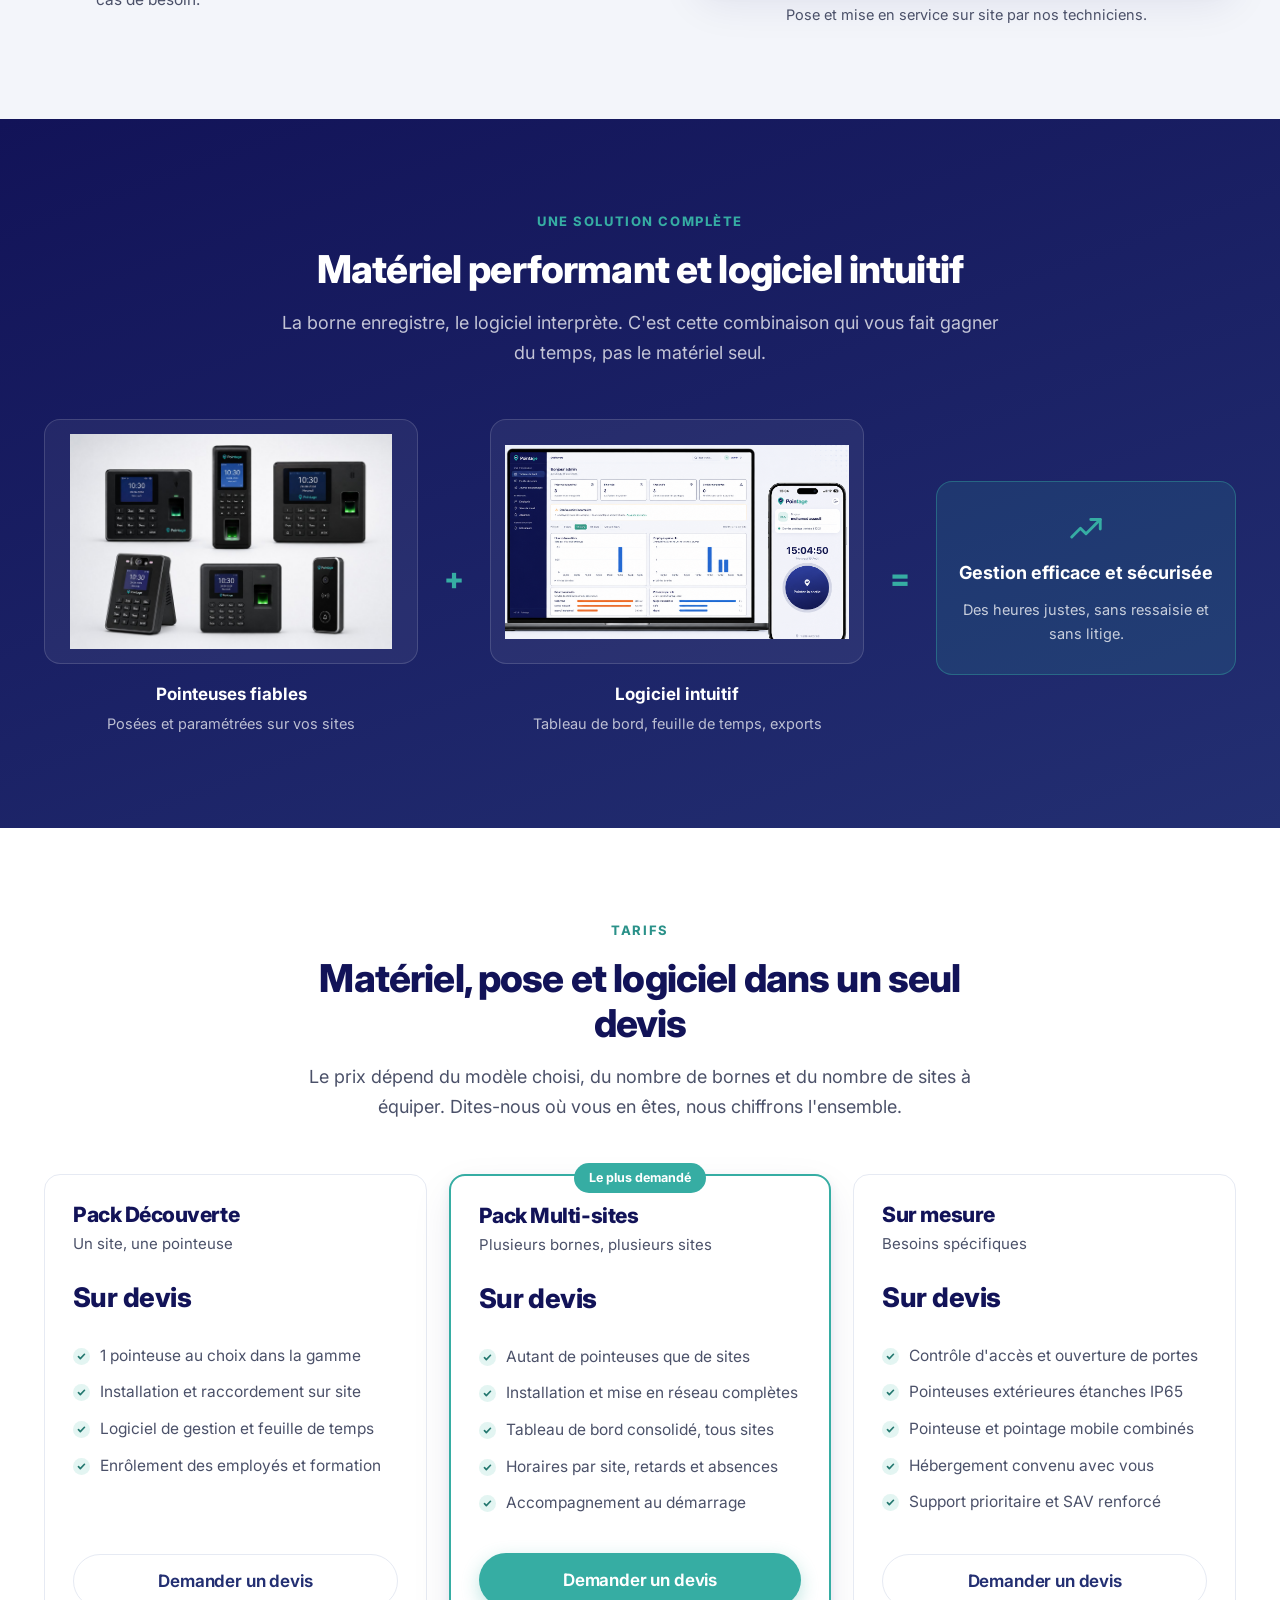
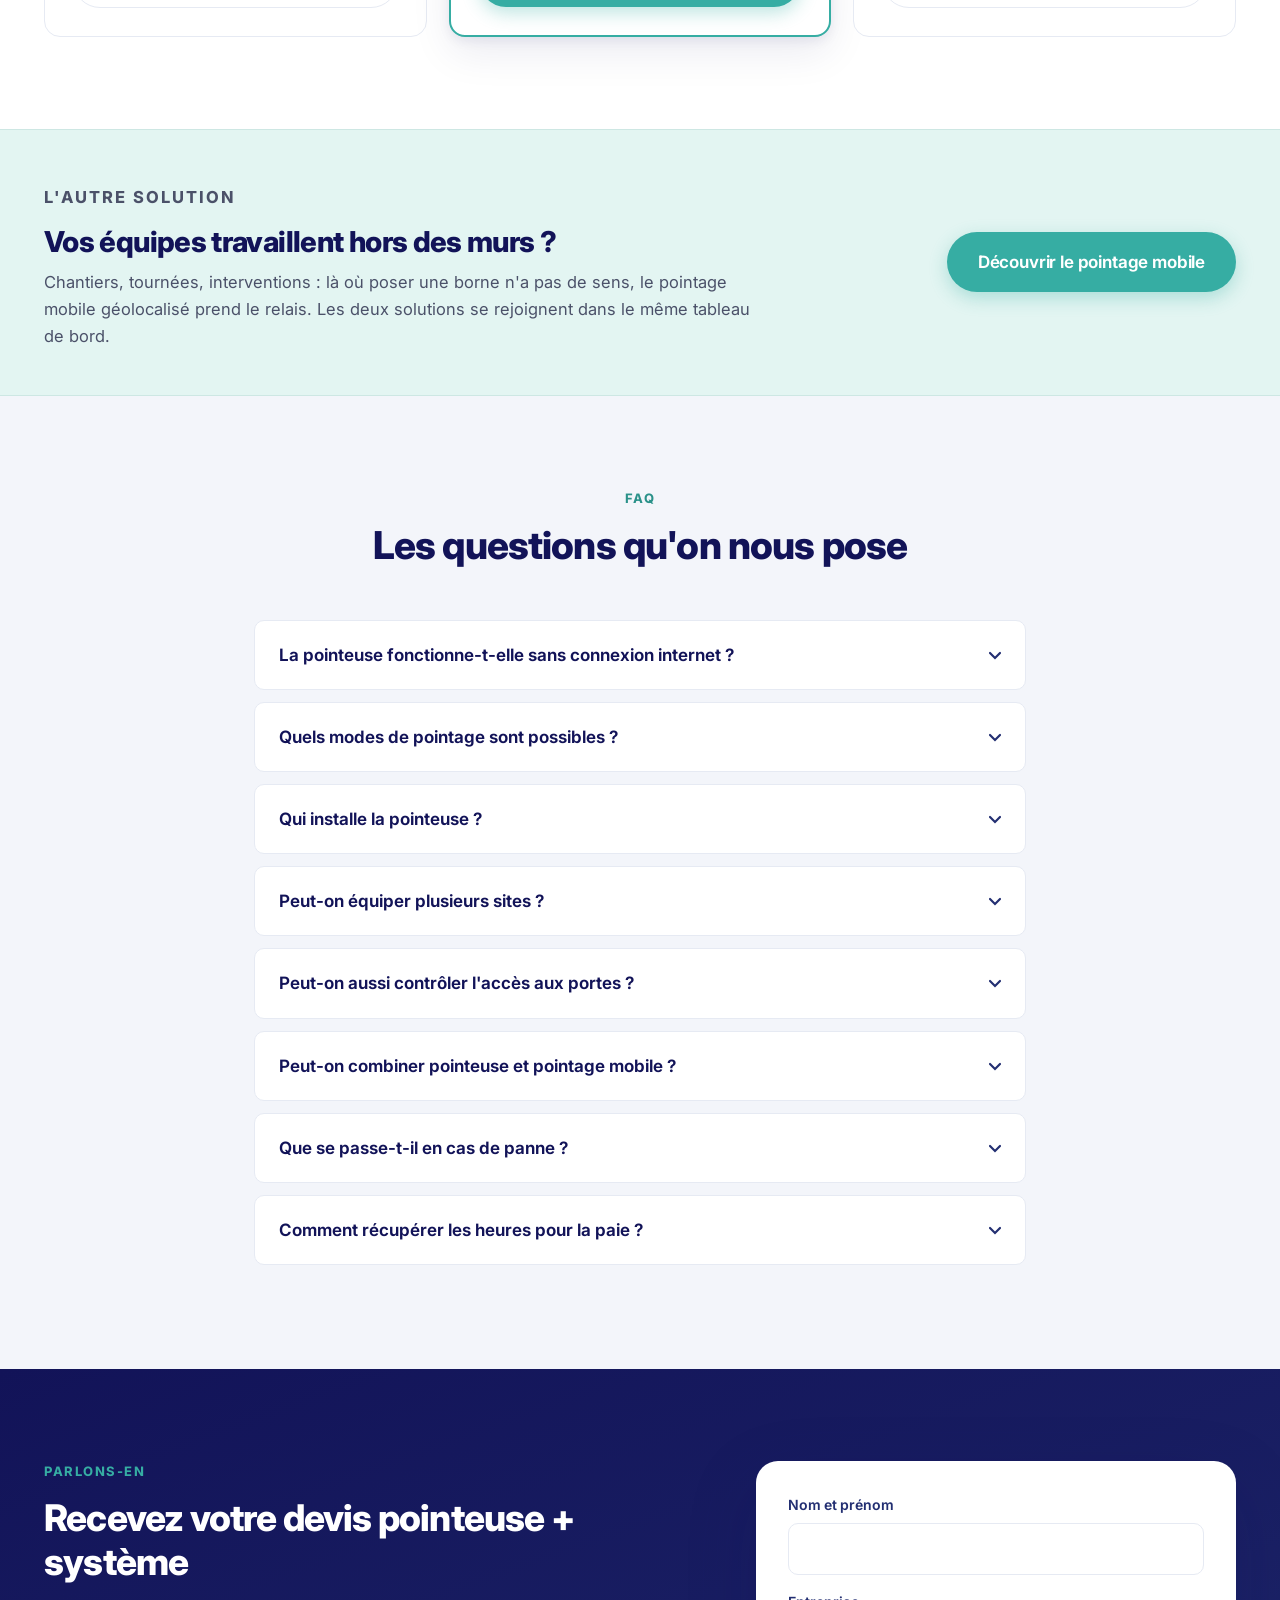
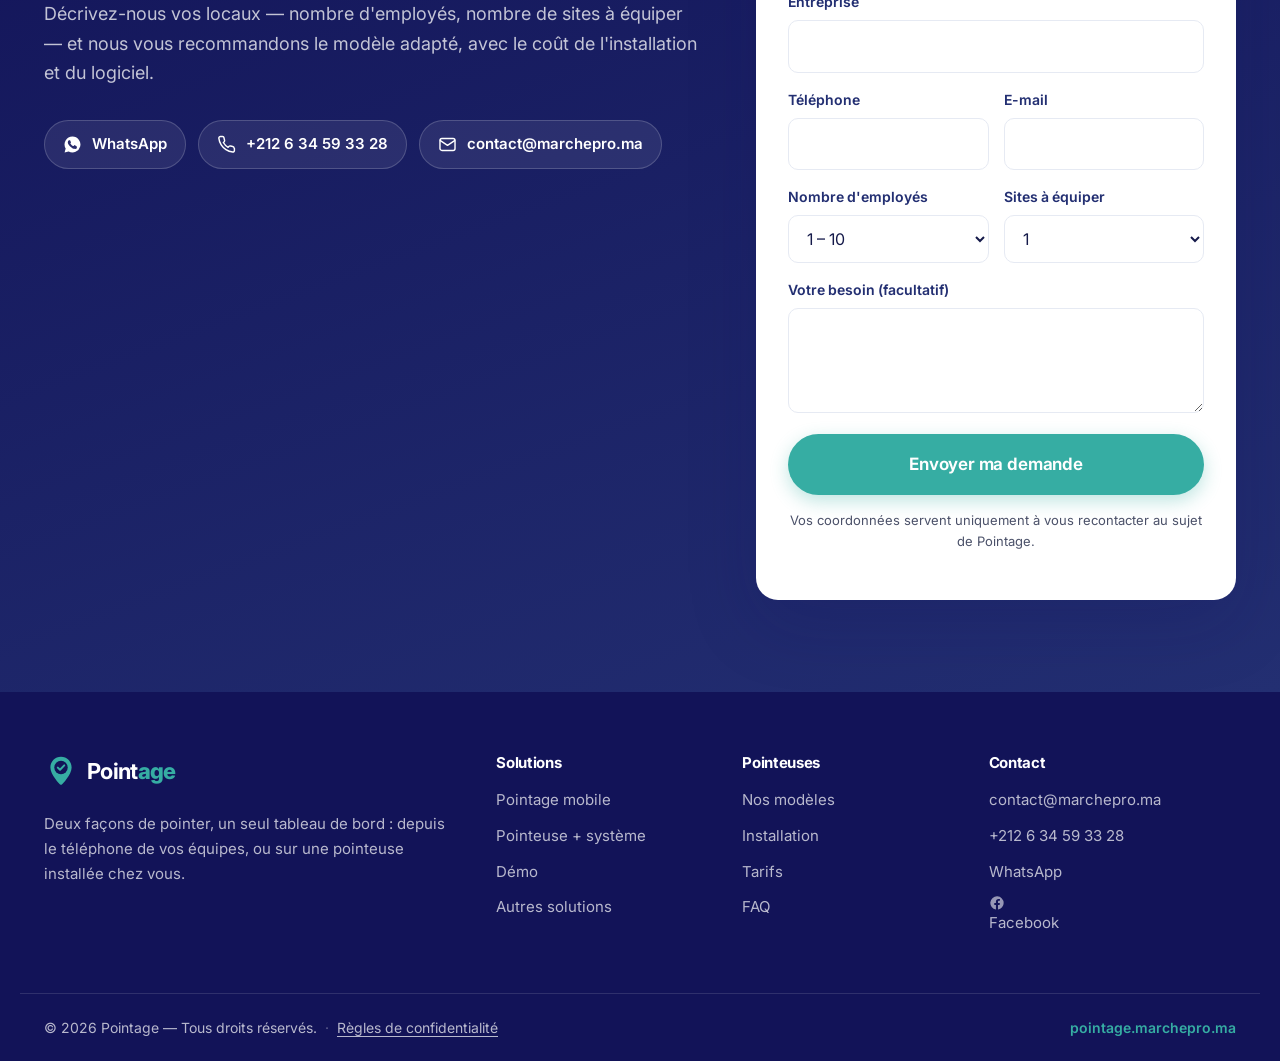
<file: pointeuse.html>
<!DOCTYPE html>
<html lang="fr" dir="ltr" data-page="pointeuse">
<head>
<meta charset="utf-8">
<meta name="viewport" content="width=device-width, initial-scale=1">
<title>Pointeuse biométrique au Maroc — pose et logiciel | Pointage</title>
<meta name="description" content="Pointeuse biométrique au Maroc : empreinte, badge RFID ou reconnaissance faciale, posée par nos techniciens et reliée au logiciel de gestion des présences.">
<meta name="theme-color" content="#121358">
<link rel="canonical" href="https://pointage.marchepro.ma/pointeuse">
<link rel="icon" type="image/svg+xml" href="assets/img/favicon.svg">

<!-- Les deux langues vivent à la même adresse : l'arabe est rendu côté client
     et se force par ?lang=ar. x-default pointe sur le français, langue par
     défaut du site. -->
<link rel="alternate" hreflang="fr" href="https://pointage.marchepro.ma/pointeuse">
<link rel="alternate" hreflang="ar" href="https://pointage.marchepro.ma/pointeuse?lang=ar">
<link rel="alternate" hreflang="x-default" href="https://pointage.marchepro.ma/pointeuse">

<meta property="og:type" content="website">
<meta property="og:url" content="https://pointage.marchepro.ma/pointeuse">
<meta property="og:site_name" content="Pointage">
<meta property="og:title" content="Pointeuse biométrique au Maroc — pose et logiciel | Pointage">
<meta property="og:description" content="Pointeuse biométrique au Maroc : empreinte, badge RFID ou reconnaissance faciale, posée par nos techniciens et reliée au logiciel de gestion des présences.">
<meta property="og:image" content="https://pointage.marchepro.ma/assets/img/pointeuse-hero.jpg">
<meta property="og:image:width" content="1300">
<meta property="og:image:height" content="869">
<meta property="og:image:alt" content="Pointeuse biométrique installée à l'entrée d'une entreprise">
<meta property="og:locale" content="fr_MA">
<meta property="og:locale:alternate" content="ar_MA">
<meta name="twitter:card" content="summary_large_image">
<meta name="twitter:title" content="Pointeuse biométrique au Maroc — pose et logiciel | Pointage">
<meta name="twitter:description" content="Pointeuse biométrique au Maroc : empreinte, badge RFID ou reconnaissance faciale, posée par nos techniciens et reliée au logiciel de gestion des présences.">
<meta name="twitter:image" content="https://pointage.marchepro.ma/assets/img/pointeuse-hero.jpg">

<link rel="preconnect" href="https://fonts.googleapis.com">
<link rel="preconnect" href="https://fonts.gstatic.com" crossorigin>
<link rel="stylesheet" href="https://fonts.googleapis.com/css2?family=Inter:wght@400;500;600;700;800&amp;family=Cairo:wght@400;600;700;800&amp;display=swap">
<link rel="stylesheet" href="assets/css/styles.css">

<!-- Balisage structuré. Même @graph que la page mobile pour l'entreprise et le
     site : les @id sont identiques, c'est ce qui dit aux moteurs qu'il s'agit
     d'une seule et même entité. Les questions sont recopiées à l'identique de
     la section #faq — si le texte de la page change, celui-ci doit suivre. -->
<script type="application/ld+json">
{
  "@context": "https://schema.org",
  "@graph": [
    {
      "@type": "Organization",
      "@id": "https://pointage.marchepro.ma/#organization",
      "name": "Pointage",
      "url": "https://pointage.marchepro.ma/",
      "logo": {
        "@type": "ImageObject",
        "url": "https://pointage.marchepro.ma/assets/img/logo-mark.svg"
      },
      "email": "contact@marchepro.ma",
      "telephone": "+212634593328",
      "areaServed": { "@type": "Country", "name": "Maroc" },
      "knowsLanguage": ["fr", "ar"],
      "sameAs": ["https://www.facebook.com/profile.php?id=61593704427657"],
      "contactPoint": [{
        "@type": "ContactPoint",
        "contactType": "sales",
        "telephone": "+212634593328",
        "email": "contact@marchepro.ma",
        "areaServed": "MA",
        "availableLanguage": ["fr", "ar"]
      }]
    },
    {
      "@type": "WebSite",
      "@id": "https://pointage.marchepro.ma/#website",
      "url": "https://pointage.marchepro.ma/",
      "name": "Pointage",
      "publisher": { "@id": "https://pointage.marchepro.ma/#organization" },
      "inLanguage": "fr-MA"
    },
    {
      "@type": "WebPage",
      "@id": "https://pointage.marchepro.ma/pointeuse#webpage",
      "url": "https://pointage.marchepro.ma/pointeuse",
      "name": "Pointeuse biométrique au Maroc — pose et logiciel | Pointage",
      "description": "Pointeuse biométrique au Maroc : empreinte, badge RFID ou reconnaissance faciale, posée par nos techniciens et reliée au logiciel de gestion des présences.",
      "isPartOf": { "@id": "https://pointage.marchepro.ma/#website" },
      "about": { "@id": "https://pointage.marchepro.ma/pointeuse#product" },
      "primaryImageOfPage": { "@type": "ImageObject", "url": "https://pointage.marchepro.ma/assets/img/pointeuse-hero.jpg" },
      "inLanguage": "fr-MA"
    },
    {
      "@type": "Product",
      "@id": "https://pointage.marchepro.ma/pointeuse#product",
      "name": "Pointeuse biométrique + système de gestion des présences",
      "category": "Pointeuse et contrôle d'accès",
      "url": "https://pointage.marchepro.ma/pointeuse",
      "description": "Pointeuse par empreinte digitale, badge RFID, code PIN ou reconnaissance faciale, posée et paramétrée par nos techniciens, reliée au logiciel Pointage : présences, retards, absences et exports.",
      "brand": { "@type": "Brand", "name": "Pointage" },
      "image": [
        "https://pointage.marchepro.ma/assets/img/pointeuse-hero.jpg",
        "https://pointage.marchepro.ma/assets/img/pointeuse-lineup.jpg"
      ],
      "offers": {
        "@type": "Offer",
        "priceCurrency": "MAD",
        "availability": "https://schema.org/InStock",
        "url": "https://pointage.marchepro.ma/pointeuse#tarifs",
        "description": "Matériel, pose et logiciel dans un seul devis",
        "areaServed": { "@type": "Country", "name": "Maroc" },
        "seller": { "@id": "https://pointage.marchepro.ma/#organization" }
      }
    },
    {
      "@type": "Service",
      "@id": "https://pointage.marchepro.ma/pointeuse#service",
      "name": "Installation de pointeuse et mise en service du système",
      "serviceType": "Installation et paramétrage de pointeuse biométrique",
      "provider": { "@id": "https://pointage.marchepro.ma/#organization" },
      "areaServed": { "@type": "Country", "name": "Maroc" },
      "description": "Repérage de l'emplacement, fixation, raccordement électrique et réseau, paramétrage complet, enrôlement des employés, formation et SAV."
    },
    {
      "@type": "FAQPage",
      "@id": "https://pointage.marchepro.ma/pointeuse#faq",
      "isPartOf": { "@id": "https://pointage.marchepro.ma/pointeuse#webpage" },
      "mainEntity": [
        {
          "@type": "Question",
          "name": "La pointeuse fonctionne-t-elle sans connexion internet ?",
          "acceptedAnswer": { "@type": "Answer", "text": "Oui. Elle enregistre les pointages dans sa mémoire interne et les transmet au système dès que la connexion revient. Aucun pointage n'est perdu pendant une coupure." }
        },
        {
          "@type": "Question",
          "name": "Quels modes de pointage sont possibles ?",
          "acceptedAnswer": { "@type": "Answer", "text": "Empreinte digitale, badge RFID, code PIN et, selon le modèle, reconnaissance faciale. Vous pouvez en combiner plusieurs sur la même borne." }
        },
        {
          "@type": "Question",
          "name": "Qui installe la pointeuse ?",
          "acceptedAnswer": { "@type": "Answer", "text": "Nos techniciens. Repérage de l'emplacement, fixation, raccordement électrique et réseau, puis paramétrage complet et enrôlement des employés avec vous." }
        },
        {
          "@type": "Question",
          "name": "Peut-on équiper plusieurs sites ?",
          "acceptedAnswer": { "@type": "Answer", "text": "Oui. Chaque site reçoit la ou les bornes qu'il lui faut, et tous les pointages remontent dans un seul tableau de bord, avec le détail site par site." }
        },
        {
          "@type": "Question",
          "name": "Peut-on aussi contrôler l'accès aux portes ?",
          "acceptedAnswer": { "@type": "Answer", "text": "Oui, avec les modèles de contrôle d'accès : ouverture par badge ou par empreinte, droits gérés personne par personne et alarme intégrée." }
        },
        {
          "@type": "Question",
          "name": "Peut-on combiner pointeuse et pointage mobile ?",
          "acceptedAnswer": { "@type": "Answer", "text": "Oui. Les équipes présentes au siège pointent sur la borne, celles du terrain depuis leur téléphone, et toutes les heures se retrouvent au même endroit." }
        },
        {
          "@type": "Question",
          "name": "Que se passe-t-il en cas de panne ?",
          "acceptedAnswer": { "@type": "Answer", "text": "Le SAV est assuré par nos techniciens : diagnostic à distance d'abord, puis intervention sur site si le matériel doit être réparé ou remplacé." }
        },
        {
          "@type": "Question",
          "name": "Comment récupérer les heures pour la paie ?",
          "acceptedAnswer": { "@type": "Answer", "text": "La feuille de temps se met à jour en continu et s'exporte en CSV sur la période de votre choix. Le fichier s'ouvre dans Excel et se transmet tel quel au comptable." }
        }
      ]
    }
  ]
}
</script>
</head>
<body>

<a class="skip-link" href="#main" data-i18n="a11y.skip">Aller au contenu</a>

<!-- ============================ HEADER ============================ -->
<header class="site-header" id="siteHeader">
  <div class="container header-inner">
    <a class="brand" href="/mobile" aria-label="Pointage">
      <img src="assets/img/logo-mark.svg" alt="" width="34" height="34">
      <span class="brand-word"><span class="brand-point">Point</span><span class="brand-age">age</span></span>
    </a>

    <nav class="nav" id="primaryNav" aria-label="Navigation principale">
      <div class="nav-switch" role="group" aria-label="Nos solutions">
        <a href="/mobile">
          <svg viewBox="0 0 24 24" fill="none" stroke="currentColor" stroke-width="1.8" stroke-linecap="round" stroke-linejoin="round" aria-hidden="true"><rect x="6" y="2" width="12" height="20" rx="2.5"/><path d="M11 18.5h2"/></svg>
          <span data-i18n="nav.solMobile">Pointage mobile</span>
        </a>
        <a href="/pointeuse" class="is-current" aria-current="page">
          <svg viewBox="0 0 24 24" fill="none" stroke="currentColor" stroke-width="1.8" stroke-linecap="round" stroke-linejoin="round" aria-hidden="true"><rect x="2.5" y="4.5" width="19" height="15" rx="2.5"/><path d="M6.5 8.5h5"/><path d="M6.5 12h5"/><path d="M6.5 15.5h3"/><circle cx="16.8" cy="12" r="2.6"/></svg>
          <span data-i18n="nav.solDevice">Pointeuse + système</span>
        </a>
      </div>
      <a class="nav-other" href="https://solutions.marchepro.ma/" target="_blank" rel="noopener">
        <svg viewBox="0 0 24 24" fill="none" stroke="currentColor" stroke-width="2" stroke-linecap="round" stroke-linejoin="round" aria-hidden="true"><path d="M14 4h6v6"/><path d="M20 4 11 13"/><path d="M18 14.5V19a1.5 1.5 0 0 1-1.5 1.5h-11A1.5 1.5 0 0 1 4 19V8a1.5 1.5 0 0 1 1.5-1.5H10"/></svg>
        <span data-i18n="nav.other">Autres solutions</span>
      </a>
      <a class="btn btn-primary nav-cta" href="#contact" data-i18n="cta.quote">Demander un devis</a>
    </nav>

    <div class="header-actions">
      <div class="lang-switch" role="group" aria-label="Langue">
        <button type="button" data-lang="fr" class="is-active">FR</button>
        <button type="button" data-lang="ar">ع</button>
      </div>
      <a class="btn btn-primary btn-sm hide-sm" href="#contact" data-i18n="cta.quote">Demander un devis</a>
      <button class="nav-toggle" id="navToggle" aria-expanded="false" aria-controls="primaryNav" aria-label="Menu">
        <span></span><span></span><span></span>
      </button>
    </div>
  </div>
</header>

<main id="main">

<!-- ============================ HERO ============================ -->
<section class="hero" id="top">
  <div class="hero-bg" aria-hidden="true"></div>
  <div class="container hero-inner">
    <div class="hero-copy">
      <p class="eyebrow"><span class="dot"></span><span data-i18n="pt.hero.eyebrow">Pointeuse biométrique, installation et système — Maroc</span></p>
      <h1 class="hero-title">
        <span data-i18n="pt.hero.title1">La pointeuse biométrique, la pose</span>
        <span class="accent" data-i18n="pt.hero.title2">et le logiciel.</span>
      </h1>
      <p class="hero-sub" data-i18n="pt.hero.sub">Nous fournissons la pointeuse — empreinte digitale, badge RFID ou reconnaissance faciale —, nos techniciens l'installent chez vous, et elle alimente directement le logiciel Pointage. Les présences, les retards et les heures se calculent tout seuls.</p>

      <div class="hero-cta">
        <a class="btn btn-primary btn-lg" href="#contact" data-i18n="cta.quote">Demander un devis</a>
        <a class="btn btn-ghost btn-lg" href="#modeles" data-i18n="pt.cta.models">Voir les modèles</a>
      </div>

      <ul class="hero-checks">
        <li data-i18n="pt.hero.check1">Empreinte, badge, code ou visage</li>
        <li data-i18n="pt.hero.check2">Installation et paramétrage inclus</li>
        <li data-i18n="pt.hero.check3">Logiciel de gestion compris</li>
      </ul>
    </div>

    <div class="hero-visual">
      <div class="hero-shot">
        <img src="assets/img/pointeuse-hero.jpg"
             alt="Pointeuse biométrique Pointage et tableau de bord de gestion des temps affiché sur un ordinateur portable"
             width="1300" height="869" fetchpriority="high">
      </div>
    </div>
  </div>
</section>

<!-- ============================ STAT BAR ============================ -->
<section class="statbar">
  <div class="container statbar-inner">
    <div class="stat"><strong>6</strong><span data-i18n="pt.stat.1">modèles au choix</span></div>
    <div class="stat"><strong>4</strong><span data-i18n="pt.stat.2">modes de pointage</span></div>
    <div class="stat"><strong>24/7</strong><span data-i18n="pt.stat.3">suivi en temps réel</span></div>
    <div class="stat"><strong>CSV</strong><span data-i18n="pt.stat.4">export pour la paie</span></div>
  </div>
</section>

<!-- ============================ OFFRE ============================ -->
<section class="section" id="offre">
  <div class="container">
    <div class="section-head">
      <p class="kicker" data-i18n="pt.offer.kicker">L'offre</p>
      <h2 data-i18n="pt.offer.title">La solution complète pour gérer le temps de travail</h2>
      <p class="section-sub" data-i18n="pt.offer.sub">Vous n'avez pas à réunir un matériel, un installateur et un logiciel de trois côtés différents : nous livrons l'ensemble, et nous en restons responsables.</p>
    </div>

    <div class="grid grid-4">
      <article class="card feature">
        <div class="ficon ficon-navy">
          <svg viewBox="0 0 24 24" fill="none" stroke="currentColor" stroke-width="1.8" stroke-linecap="round" stroke-linejoin="round"><rect x="3" y="4" width="18" height="16" rx="2.5"/><rect x="6" y="7" width="7" height="5" rx="1"/><path d="M6 15.5h4"/><circle cx="16.8" cy="14" r="2.4"/></svg>
        </div>
        <h3 data-i18n="pt.offer.1.t">Pointeuses fiables</h3>
        <p data-i18n="pt.offer.1.d">Technologie avancée et haute précision : empreinte digitale, badge RFID, code PIN ou reconnaissance faciale selon le modèle.</p>
      </article>

      <article class="card feature">
        <div class="ficon ficon-teal">
          <svg viewBox="0 0 24 24" fill="none" stroke="currentColor" stroke-width="1.8" stroke-linecap="round" stroke-linejoin="round"><path d="M14.6 6.4a3.9 3.9 0 0 0 5 5l-7.2 7.2a2.5 2.5 0 1 1-3.5-3.5z"/><path d="M5.8 3.4l2.5 2.5"/><path d="M3.3 5.9l2.5-2.5"/><path d="M4.6 9.1l3.2-3.2"/></svg>
        </div>
        <h3 data-i18n="pt.offer.2.t">Installation professionnelle</h3>
        <p data-i18n="pt.offer.2.d">Mise en place rapide et configuration complète par nos techniciens, sur chacun de vos sites.</p>
      </article>

      <article class="card feature">
        <div class="ficon ficon-navy">
          <svg viewBox="0 0 24 24" fill="none" stroke="currentColor" stroke-width="1.8" stroke-linecap="round" stroke-linejoin="round"><path d="M6.5 18.5A4.5 4.5 0 0 1 6 9.6a6 6 0 0 1 11.6-1.2A4 4 0 0 1 18 18.5z"/><path d="M12 16V9.5"/><path d="M9.6 11.9L12 9.5l2.4 2.4"/></svg>
        </div>
        <h3 data-i18n="pt.offer.3.t">Système tout-en-un</h3>
        <p data-i18n="pt.offer.3.d">Logiciel de gestion, rapports et suivi en temps réel, accessibles depuis n'importe quel navigateur.</p>
      </article>

      <article class="card feature">
        <div class="ficon ficon-teal">
          <svg viewBox="0 0 24 24" fill="none" stroke="currentColor" stroke-width="1.8" stroke-linecap="round" stroke-linejoin="round"><path d="M4 14v-2a8 8 0 0 1 16 0v2"/><rect x="2.5" y="13.5" width="4" height="6" rx="2"/><rect x="17.5" y="13.5" width="4" height="6" rx="2"/><path d="M19.5 19.5a3 3 0 0 1-3 2.5h-2"/></svg>
        </div>
        <h3 data-i18n="pt.offer.4.t">Support dédié</h3>
        <p data-i18n="pt.offer.4.d">Accompagnement et assistance à chaque étape, du choix du modèle au SAV en cas de panne.</p>
      </article>
    </div>
  </div>
</section>

<!-- ============================ FONCTIONNEMENT ============================ -->
<section class="section section-alt" id="fonctionnement">
  <div class="container">
    <div class="section-head">
      <p class="kicker" data-i18n="pt.flow.kicker">Comment ça fonctionne</p>
      <h2 data-i18n="pt.flow.title">De la pointeuse au tableau de bord</h2>
      <p class="section-sub" data-i18n="pt.flow.sub">Une fois la borne posée, plus personne n'a à saisir quoi que ce soit.</p>
    </div>

    <ol class="steps steps-5">
      <li class="step">
        <span class="step-n">1</span>
        <h3 data-i18n="pt.flow.1.t">Pointage</h3>
        <p data-i18n="pt.flow.1.d">Les employés pointent leurs entrées et leurs sorties sur la borne, en une seconde.</p>
      </li>
      <li class="step">
        <span class="step-n">2</span>
        <h3 data-i18n="pt.flow.2.t">Synchronisation</h3>
        <p data-i18n="pt.flow.2.d">Les données sont transmises automatiquement au système, par réseau ou par Wi-Fi.</p>
      </li>
      <li class="step">
        <span class="step-n">3</span>
        <h3 data-i18n="pt.flow.3.t">Traitement</h3>
        <p data-i18n="pt.flow.3.d">Le système rapproche les pointages, calcule les heures travaillées et repère les retards.</p>
      </li>
      <li class="step">
        <span class="step-n">4</span>
        <h3 data-i18n="pt.flow.4.t">Rapports</h3>
        <p data-i18n="pt.flow.4.d">Vous consultez les présences, les retards et les absences, et vous exportez le détail.</p>
      </li>
      <li class="step">
        <span class="step-n">5</span>
        <h3 data-i18n="pt.flow.5.t">Gestion optimisée</h3>
        <p data-i18n="pt.flow.5.d">Vous décidez sur des chiffres fiables, disponibles en temps réel.</p>
      </li>
    </ol>
  </div>
</section>

<!-- ============================ MODÈLES ============================ -->
<section class="section" id="modeles">
  <div class="container">
    <div class="section-head">
      <p class="kicker" data-i18n="pt.dev.kicker">Nos pointeuses</p>
      <h2 data-i18n="pt.dev.title">Un modèle pour chaque environnement</h2>
      <p class="section-sub" data-i18n="pt.dev.sub">Des équipements performants pour un pointage fiable et sécurisé. Nous vous aidons à choisir selon vos locaux et vos effectifs.</p>
    </div>

    <div class="grid grid-3 devices">
      <article class="card device">
        <div class="device-shot">
          <img src="assets/img/pointeuse-bureau.jpg" alt="Pointeuse de bureau à empreinte digitale avec clavier et écran couleur" width="560" height="477" loading="lazy">
        </div>
        <h3 data-i18n="pt.dev.1.t">Pointeuse bureau</h3>
        <p data-i18n="pt.dev.1.d">Idéale pour les bureaux et les espaces intérieurs.</p>
        <ul class="specs">
          <li data-i18n="pt.spec.finger">Empreinte digitale</li>
          <li data-i18n="pt.spec.rfid">Badge RFID</li>
          <li data-i18n="pt.spec.pin">Code PIN</li>
          <li data-i18n="pt.spec.live">Rapports en temps réel</li>
        </ul>
      </article>

      <article class="card device">
        <div class="device-shot">
          <img src="assets/img/pointeuse-compacte.jpg" alt="Pointeuse compacte verticale à empreinte digitale pour espaces réduits" width="400" height="830" loading="lazy">
        </div>
        <h3 data-i18n="pt.dev.2.t">Pointeuse compacte</h3>
        <p data-i18n="pt.dev.2.d">Format étroit pour les couloirs et les espaces réduits.</p>
        <ul class="specs">
          <li data-i18n="pt.spec.finger">Empreinte digitale</li>
          <li data-i18n="pt.spec.rfid">Badge RFID</li>
          <li data-i18n="pt.spec.pin">Code PIN</li>
          <li data-i18n="pt.spec.easy">Installation facile</li>
        </ul>
      </article>

      <article class="card device">
        <div class="device-shot">
          <img src="assets/img/pointeuse-faciale.jpg" alt="Pointeuse à reconnaissance faciale avec caméra, écran et clavier" width="560" height="573" loading="lazy">
        </div>
        <h3 data-i18n="pt.dev.3.t">Pointeuse faciale</h3>
        <p data-i18n="pt.dev.3.d">Reconnaissance du visage, rapide et sans contact.</p>
        <ul class="specs">
          <li data-i18n="pt.spec.face">Reconnaissance faciale</li>
          <li data-i18n="pt.spec.finger">Empreinte digitale</li>
          <li data-i18n="pt.spec.rfid">Badge RFID</li>
          <li data-i18n="pt.spec.precision">Haute précision</li>
        </ul>
      </article>

      <article class="card device">
        <div class="device-shot">
          <img src="assets/img/pointeuse-reseau.jpg" alt="Pointeuse murale connectée en réseau avec lecteur d'empreinte" width="560" height="502" loading="lazy">
        </div>
        <h3 data-i18n="pt.dev.4.t">Pointeuse réseau</h3>
        <p data-i18n="pt.dev.4.d">Connectée en réseau pour une gestion centralisée de plusieurs sites.</p>
        <ul class="specs">
          <li data-i18n="pt.spec.finger">Empreinte digitale</li>
          <li data-i18n="pt.spec.rfid">Badge RFID</li>
          <li data-i18n="pt.spec.net">Connexion TCP/IP, Wi-Fi</li>
          <li data-i18n="pt.spec.secure">Données sécurisées</li>
        </ul>
      </article>

      <article class="card device">
        <div class="device-shot">
          <img src="assets/img/pointeuse-acces.jpg" alt="Terminal de contrôle d'accès avec badge RFID, caméra et sonnette" width="400" height="727" loading="lazy">
        </div>
        <h3 data-i18n="pt.dev.5.t">Contrôle d'accès</h3>
        <p data-i18n="pt.dev.5.d">Sécurisez vos portes avec une solution tout-en-un.</p>
        <ul class="specs">
          <li data-i18n="pt.spec.rfid">Badge RFID</li>
          <li data-i18n="pt.spec.finger">Empreinte digitale</li>
          <li data-i18n="pt.spec.door">Ouverture de porte</li>
          <li data-i18n="pt.spec.alarm">Alarme intégrée</li>
        </ul>
      </article>

      <article class="card device">
        <div class="device-shot">
          <img src="assets/img/pointeuse-exterieure.jpg" alt="Pointeuse extérieure renforcée et étanche pour chantier ou entrepôt" width="560" height="633" loading="lazy">
        </div>
        <h3 data-i18n="pt.dev.6.t">Pointeuse extérieure</h3>
        <p data-i18n="pt.dev.6.d">Conçue pour résister aux conditions difficiles.</p>
        <ul class="specs">
          <li data-i18n="pt.spec.ip65">Étanche IP65</li>
          <li data-i18n="pt.spec.dust">Antipoussière</li>
          <li data-i18n="pt.spec.finger">Empreinte digitale</li>
          <li data-i18n="pt.spec.durable">Grande durabilité</li>
        </ul>
      </article>
    </div>

    <ul class="benefits">
      <li>
        <span class="bicon"><svg viewBox="0 0 24 24" fill="none" stroke="currentColor" stroke-width="1.7" stroke-linecap="round" stroke-linejoin="round"><path d="M12 2.8l7.5 3v5.6c0 4.6-3.1 8.4-7.5 9.8-4.4-1.4-7.5-5.2-7.5-9.8V5.8z"/><path d="M9 12.2l2.1 2.1 4-4.2"/></svg></span>
        <div><h4 data-i18n="pt.ben.1.t">Sécurité maximale</h4><p data-i18n="pt.ben.1.d">Données protégées et chiffrées, de la borne jusqu'au tableau de bord.</p></div>
      </li>
      <li>
        <span class="bicon"><svg viewBox="0 0 24 24" fill="none" stroke="currentColor" stroke-width="1.7" stroke-linecap="round" stroke-linejoin="round"><circle cx="12" cy="12" r="9"/><path d="M12 7v5l3.2 1.9"/></svg></span>
        <div><h4 data-i18n="pt.ben.2.t">Pointage fiable</h4><p data-i18n="pt.ben.2.d">Enregistrements précis et horodatés, impossibles à antidater.</p></div>
      </li>
      <li>
        <span class="bicon"><svg viewBox="0 0 24 24" fill="none" stroke="currentColor" stroke-width="1.7" stroke-linecap="round" stroke-linejoin="round"><path d="M6.5 18.5A4.5 4.5 0 0 1 6 9.6a6 6 0 0 1 11.6-1.2A4 4 0 0 1 18 18.5z"/></svg></span>
        <div><h4 data-i18n="pt.ben.3.t">Synchronisation</h4><p data-i18n="pt.ben.3.d">Les pointages remontent au système sans aucune manipulation.</p></div>
      </li>
      <li>
        <span class="bicon"><svg viewBox="0 0 24 24" fill="none" stroke="currentColor" stroke-width="1.7" stroke-linecap="round" stroke-linejoin="round"><path d="M4 20V10"/><path d="M10 20V4"/><path d="M16 20v-7"/><path d="M22 20H2"/></svg></span>
        <div><h4 data-i18n="pt.ben.4.t">Rapports détaillés</h4><p data-i18n="pt.ben.4.d">Tableaux de bord et exports complets pour un meilleur suivi.</p></div>
      </li>
      <li>
        <span class="bicon"><svg viewBox="0 0 24 24" fill="none" stroke="currentColor" stroke-width="1.7" stroke-linecap="round" stroke-linejoin="round"><path d="M14.6 6.4a3.9 3.9 0 0 0 5 5l-7.2 7.2a2.5 2.5 0 1 1-3.5-3.5z"/><path d="M5.8 3.4l2.5 2.5"/><path d="M3.3 5.9l2.5-2.5"/></svg></span>
        <div><h4 data-i18n="pt.ben.5.t">Installation &amp; SAV</h4><p data-i18n="pt.ben.5.d">Pose professionnelle, puis support technique réactif.</p></div>
      </li>
    </ul>
  </div>
</section>

<!-- ============================ INSTALLATION ============================ -->
<section class="section section-alt" id="installation">
  <div class="container">
    <div class="install-grid">
      <div class="install-copy">
        <p class="kicker" data-i18n="pt.inst.kicker">Installation</p>
        <h2 data-i18n="pt.inst.title">Nos techniciens s'occupent de tout</h2>
        <p class="section-sub" data-i18n="pt.inst.sub">Une installation rapide, sécurisée et adaptée à votre environnement. Vous n'avez ni câblage à prévoir, ni configuration à faire vous-même.</p>

        <ol class="install-steps">
          <li>
            <h3 data-i18n="pt.inst.1.t">Visite et repérage</h3>
            <p data-i18n="pt.inst.1.d">Nous choisissons avec vous l'emplacement de chaque borne, puis nous vérifions l'alimentation et le réseau.</p>
          </li>
          <li>
            <h3 data-i18n="pt.inst.2.t">Pose et raccordement</h3>
            <p data-i18n="pt.inst.2.d">Fixation murale, câblage propre et mise en réseau de la pointeuse, sur chacun de vos sites.</p>
          </li>
          <li>
            <h3 data-i18n="pt.inst.3.t">Paramétrage complet</h3>
            <p data-i18n="pt.inst.3.d">Employés, empreintes ou badges, horaires, sites et droits d'accès : tout est configuré avec vous.</p>
          </li>
          <li>
            <h3 data-i18n="pt.inst.4.t">Formation et SAV</h3>
            <p data-i18n="pt.inst.4.d">Prise en main de votre équipe le jour même, puis assistance technique en cas de besoin.</p>
          </li>
        </ol>
      </div>

      <figure class="install-media">
        <img src="assets/img/pointeuse-installation.jpg" alt="Technicien installant une pointeuse biométrique Pointage sur un mur" width="640" height="672" loading="lazy">
        <figcaption data-i18n="pt.inst.cap">Pose et mise en service sur site par nos techniciens.</figcaption>
      </figure>
    </div>
  </div>
</section>

<!-- ============================ SOLUTION COMPLÈTE ============================ -->
<section class="section section-dark" id="complete">
  <div class="container">
    <div class="section-head">
      <p class="kicker kicker-light" data-i18n="pt.combo.kicker">Une solution complète</p>
      <h2 data-i18n="pt.combo.title">Matériel performant et logiciel intuitif</h2>
      <p class="section-sub" data-i18n="pt.combo.sub">La borne enregistre, le logiciel interprète. C'est cette combinaison qui vous fait gagner du temps, pas le matériel seul.</p>
    </div>

    <div class="combo">
      <figure class="combo-item">
        <div class="combo-shot"><img src="assets/img/pointeuse-lineup.jpg" alt="Gamme de pointeuses Pointage" width="1400" height="933" loading="lazy"></div>
        <figcaption><strong data-i18n="pt.combo.a.t">Pointeuses fiables</strong><span data-i18n="pt.combo.a.d">Posées et paramétrées sur vos sites</span></figcaption>
      </figure>

      <span class="combo-op" aria-hidden="true">+</span>

      <figure class="combo-item">
        <div class="combo-shot"><img src="assets/img/pointage-app-mockup.png" alt="Logiciel de gestion Pointage sur ordinateur et sur mobile" width="1345" height="761" loading="lazy"></div>
        <figcaption><strong data-i18n="pt.combo.b.t">Logiciel intuitif</strong><span data-i18n="pt.combo.b.d">Tableau de bord, feuille de temps, exports</span></figcaption>
      </figure>

      <span class="combo-op" aria-hidden="true">=</span>

      <div class="combo-result">
        <svg viewBox="0 0 24 24" fill="none" stroke="currentColor" stroke-width="1.8" stroke-linecap="round" stroke-linejoin="round" aria-hidden="true"><path d="M3 17l5.5-5.5 3.5 3.5L21 6"/><path d="M15 6h6v6"/></svg>
        <strong data-i18n="pt.combo.c.t">Gestion efficace et sécurisée</strong>
        <span data-i18n="pt.combo.c.d">Des heures justes, sans ressaisie et sans litige.</span>
      </div>
    </div>
  </div>
</section>

<!-- ============================ TARIFS ============================ -->
<section class="section" id="tarifs">
  <div class="container">
    <div class="section-head">
      <p class="kicker" data-i18n="price.kicker">Tarifs</p>
      <h2 data-i18n="pt.price.title">Matériel, pose et logiciel dans un seul devis</h2>
      <p class="section-sub" data-i18n="pt.price.sub">Le prix dépend du modèle choisi, du nombre de bornes et du nombre de sites à équiper. Dites-nous où vous en êtes, nous chiffrons l'ensemble.</p>
    </div>

    <div class="grid grid-3 plans">
      <article class="card plan">
        <h3 data-i18n="pt.price.1.t">Pack Découverte</h3>
        <p class="plan-for" data-i18n="pt.price.1.for">Un site, une pointeuse</p>
        <p class="plan-price" data-i18n="price.quote">Sur devis</p>
        <ul>
          <li data-i18n="pt.price.1.f1">1 pointeuse au choix dans la gamme</li>
          <li data-i18n="pt.price.1.f2">Installation et raccordement sur site</li>
          <li data-i18n="pt.price.1.f3">Logiciel de gestion et feuille de temps</li>
          <li data-i18n="pt.price.1.f4">Enrôlement des employés et formation</li>
        </ul>
        <a class="btn btn-outline btn-block" href="#contact" data-i18n="cta.quote">Demander un devis</a>
      </article>

      <article class="card plan plan-featured">
        <span class="plan-badge" data-i18n="price.popular">Le plus demandé</span>
        <h3 data-i18n="pt.price.2.t">Pack Multi-sites</h3>
        <p class="plan-for" data-i18n="pt.price.2.for">Plusieurs bornes, plusieurs sites</p>
        <p class="plan-price" data-i18n="price.quote">Sur devis</p>
        <ul>
          <li data-i18n="pt.price.2.f1">Autant de pointeuses que de sites</li>
          <li data-i18n="pt.price.2.f2">Installation et mise en réseau complètes</li>
          <li data-i18n="pt.price.2.f3">Tableau de bord consolidé, tous sites</li>
          <li data-i18n="pt.price.2.f4">Horaires par site, retards et absences</li>
          <li data-i18n="pt.price.2.f5">Accompagnement au démarrage</li>
        </ul>
        <a class="btn btn-primary btn-block" href="#contact" data-i18n="cta.quote">Demander un devis</a>
      </article>

      <article class="card plan">
        <h3 data-i18n="pt.price.3.t">Sur mesure</h3>
        <p class="plan-for" data-i18n="pt.price.3.for">Besoins spécifiques</p>
        <p class="plan-price" data-i18n="price.quote">Sur devis</p>
        <ul>
          <li data-i18n="pt.price.3.f1">Contrôle d'accès et ouverture de portes</li>
          <li data-i18n="pt.price.3.f2">Pointeuses extérieures étanches IP65</li>
          <li data-i18n="pt.price.3.f3">Pointeuse et pointage mobile combinés</li>
          <li data-i18n="pt.price.3.f4">Hébergement convenu avec vous</li>
          <li data-i18n="pt.price.3.f5">Support prioritaire et SAV renforcé</li>
        </ul>
        <a class="btn btn-outline btn-block" href="#contact" data-i18n="cta.quote">Demander un devis</a>
      </article>
    </div>
  </div>
</section>

<!-- ============================ PASSERELLE ============================ -->
<section class="crossband">
  <div class="container crossband-inner">
    <div class="crossband-copy">
      <p class="kicker" data-i18n="pt.cross.kicker">L'autre solution</p>
      <h2 data-i18n="pt.cross.title">Vos équipes travaillent hors des murs ?</h2>
      <p data-i18n="pt.cross.sub">Chantiers, tournées, interventions : là où poser une borne n'a pas de sens, le pointage mobile géolocalisé prend le relais. Les deux solutions se rejoignent dans le même tableau de bord.</p>
    </div>
    <a class="btn btn-primary btn-lg" href="/mobile" data-i18n="pt.cross.cta">Découvrir le pointage mobile</a>
  </div>
</section>

<!-- ============================ FAQ ============================ -->
<section class="section section-alt" id="faq">
  <div class="container container-narrow">
    <div class="section-head">
      <p class="kicker" data-i18n="faq.kicker">FAQ</p>
      <h2 data-i18n="faq.title">Les questions qu'on nous pose</h2>
    </div>

    <div class="faq">
      <details>
        <summary data-i18n="pt.faq.1.q">La pointeuse fonctionne-t-elle sans connexion internet ?</summary>
        <p data-i18n="pt.faq.1.a">Oui. Elle enregistre les pointages dans sa mémoire interne et les transmet au système dès que la connexion revient. Aucun pointage n'est perdu pendant une coupure.</p>
      </details>
      <details>
        <summary data-i18n="pt.faq.2.q">Quels modes de pointage sont possibles ?</summary>
        <p data-i18n="pt.faq.2.a">Empreinte digitale, badge RFID, code PIN et, selon le modèle, reconnaissance faciale. Vous pouvez en combiner plusieurs sur la même borne.</p>
      </details>
      <details>
        <summary data-i18n="pt.faq.3.q">Qui installe la pointeuse ?</summary>
        <p data-i18n="pt.faq.3.a">Nos techniciens. Repérage de l'emplacement, fixation, raccordement électrique et réseau, puis paramétrage complet et enrôlement des employés avec vous.</p>
      </details>
      <details>
        <summary data-i18n="pt.faq.4.q">Peut-on équiper plusieurs sites ?</summary>
        <p data-i18n="pt.faq.4.a">Oui. Chaque site reçoit la ou les bornes qu'il lui faut, et tous les pointages remontent dans un seul tableau de bord, avec le détail site par site.</p>
      </details>
      <details>
        <summary data-i18n="pt.faq.5.q">Peut-on aussi contrôler l'accès aux portes ?</summary>
        <p data-i18n="pt.faq.5.a">Oui, avec les modèles de contrôle d'accès : ouverture par badge ou par empreinte, droits gérés personne par personne et alarme intégrée.</p>
      </details>
      <details>
        <summary data-i18n="pt.faq.6.q">Peut-on combiner pointeuse et pointage mobile ?</summary>
        <p data-i18n="pt.faq.6.a">Oui. Les équipes présentes au siège pointent sur la borne, celles du terrain depuis leur téléphone, et toutes les heures se retrouvent au même endroit.</p>
      </details>
      <details>
        <summary data-i18n="pt.faq.7.q">Que se passe-t-il en cas de panne ?</summary>
        <p data-i18n="pt.faq.7.a">Le SAV est assuré par nos techniciens : diagnostic à distance d'abord, puis intervention sur site si le matériel doit être réparé ou remplacé.</p>
      </details>
      <details>
        <summary data-i18n="pt.faq.8.q">Comment récupérer les heures pour la paie ?</summary>
        <p data-i18n="pt.faq.8.a">La feuille de temps se met à jour en continu et s'exporte en CSV sur la période de votre choix. Le fichier s'ouvre dans Excel et se transmet tel quel au comptable.</p>
      </details>
    </div>
  </div>
</section>

<!-- ============================ CONTACT ============================ -->
<section class="section contact-section" id="contact">
  <div class="container">
    <div class="contact-grid">

      <div class="contact-copy">
        <p class="kicker kicker-light" data-i18n="contact.kicker">Parlons-en</p>
        <h2 data-i18n="pt.contact.title">Recevez votre devis pointeuse + système</h2>
        <p class="section-sub" data-i18n="pt.contact.sub">Décrivez-nous vos locaux — nombre d'employés, nombre de sites à équiper — et nous vous recommandons le modèle adapté, avec le coût de l'installation et du logiciel.</p>

        <div class="contact-direct">
          <a class="contact-chip" data-cfg="whatsapp" target="_blank" rel="noopener">
            <svg viewBox="0 0 24 24" fill="currentColor" aria-hidden="true"><path d="M12 2a10 10 0 0 0-8.6 15.1L2 22l5.1-1.3A10 10 0 1 0 12 2zm5.8 14.2c-.2.7-1.4 1.3-2 1.4-.5.1-1.1.1-1.8-.1-.4-.1-1-.3-1.7-.6-3-1.3-4.9-4.3-5-4.5-.2-.2-1.2-1.6-1.2-3s.7-2.1 1-2.4c.3-.3.6-.4.8-.4h.6c.2 0 .4 0 .6.5l.9 2.1c.1.2 0 .4-.1.5l-.4.5c-.1.2-.3.3-.1.6.1.3.6 1.1 1.4 1.8 1 .9 1.8 1.1 2 1.3.3.1.4.1.6-.1l.8-.9c.2-.2.4-.2.6-.1l2 1c.2.1.4.2.4.3.1.1.1.6-.1 1.2z"/></svg>
            <span data-i18n="contact.wa">WhatsApp</span>
          </a>
          <a class="contact-chip" data-cfg="phone">
            <svg viewBox="0 0 24 24" fill="none" stroke="currentColor" stroke-width="1.8" stroke-linecap="round" stroke-linejoin="round" aria-hidden="true"><path d="M22 16.9v2.6a2 2 0 0 1-2.2 2 19.6 19.6 0 0 1-8.5-3 19.3 19.3 0 0 1-6-6A19.6 19.6 0 0 1 2.3 4 2 2 0 0 1 4.3 2h2.6a2 2 0 0 1 2 1.7c.1 1 .3 1.9.6 2.7a2 2 0 0 1-.4 2.1L8 9.5a15.9 15.9 0 0 0 6 6l1-1.1a2 2 0 0 1 2.1-.5c.9.3 1.8.5 2.7.6a2 2 0 0 1 1.7 2z"/></svg>
            <span class="phone-text">+212 6 34 59 33 28</span>
          </a>
          <a class="contact-chip" href="mailto:contact@marchepro.ma">
            <svg viewBox="0 0 24 24" fill="none" stroke="currentColor" stroke-width="1.8" stroke-linecap="round" stroke-linejoin="round" aria-hidden="true"><rect x="2.5" y="4.5" width="19" height="15" rx="2.5"/><path d="M3 7l9 6 9-6"/></svg>
            <span>contact@marchepro.ma</span>
          </a>
        </div>
      </div>

      <div class="contact-card">
        <form id="demoForm" class="form" novalidate>
          <input type="hidden" name="solution" value="Pointeuse + système">
          <div class="field">
            <label for="f-name" data-i18n="form.name">Nom et prénom</label>
            <input id="f-name" name="name" type="text" autocomplete="name" required>
          </div>
          <div class="field">
            <label for="f-company" data-i18n="form.company">Entreprise</label>
            <input id="f-company" name="company" type="text" autocomplete="organization" required>
          </div>
          <div class="field-row">
            <div class="field">
              <label for="f-phone" data-i18n="form.phone">Téléphone</label>
              <input id="f-phone" name="phone" type="tel" autocomplete="tel" required>
            </div>
            <div class="field">
              <label for="f-email" data-i18n="form.email">E-mail</label>
              <input id="f-email" name="email" type="email" autocomplete="email" required>
            </div>
          </div>
          <div class="field-row">
            <div class="field">
              <label for="f-size" data-i18n="form.size">Nombre d'employés</label>
              <select id="f-size" name="employees">
                <option value="1-10">1 – 10</option>
                <option value="11-50">11 – 50</option>
                <option value="51-200">51 – 200</option>
                <option value="200+">200+</option>
              </select>
            </div>
            <div class="field">
              <label for="f-sites" data-i18n="pt.form.sites">Sites à équiper</label>
              <select id="f-sites" name="sites">
                <option value="1">1</option>
                <option value="2-5">2 – 5</option>
                <option value="6-20">6 – 20</option>
                <option value="20+">20+</option>
              </select>
            </div>
          </div>
          <div class="field">
            <label for="f-msg" data-i18n="form.msg">Votre besoin (facultatif)</label>
            <textarea id="f-msg" name="message" rows="3"></textarea>
          </div>

          <!-- Anti-spam : champ invisible, rempli uniquement par les robots -->
          <div class="hp-field" aria-hidden="true"><label for="f-website">Website</label><input id="f-website" name="_gotcha" type="text" tabindex="-1" autocomplete="off"></div>

          <button class="btn btn-primary btn-block btn-lg" type="submit" data-i18n="form.submit">Envoyer ma demande</button>
          <p class="form-legal" data-i18n="form.legal">Vos coordonnées servent uniquement à vous recontacter au sujet de Pointage.</p>
          <p class="form-status" id="formStatus" role="status" aria-live="polite"></p>
        </form>
      </div>

    </div>
  </div>
</section>

</main>

<!-- ============================ FOOTER ============================ -->
<footer class="site-footer">
  <div class="container footer-inner">
    <div class="footer-brand">
      <a class="brand brand-dark" href="/mobile" aria-label="Pointage">
        <img src="assets/img/logo-mark.svg" alt="" width="30" height="30">
        <span class="brand-word"><span class="brand-point">Point</span><span class="brand-age">age</span></span>
      </a>
      <p data-i18n="footer.tag">Deux façons de pointer, un seul tableau de bord : depuis le téléphone de vos équipes, ou sur une pointeuse installée chez vous.</p>
    </div>

    <nav class="footer-col" aria-label="Solutions">
      <h4 data-i18n="footer.solutions">Solutions</h4>
      <a href="/mobile" data-i18n="nav.solMobile">Pointage mobile</a>
      <a href="/pointeuse" data-i18n="nav.solDevice">Pointeuse + système</a>
      <a href="/mobile#demo" data-i18n="nav.demo">Démo</a>
      <a href="https://solutions.marchepro.ma/" target="_blank" rel="noopener" data-i18n="nav.other">Autres solutions</a>
    </nav>

    <nav class="footer-col" aria-label="Pointeuses">
      <h4 data-i18n="footer.devices">Pointeuses</h4>
      <a href="#modeles" data-i18n="footer.models">Nos modèles</a>
      <a href="#installation" data-i18n="nav.install">Installation</a>
      <a href="#tarifs" data-i18n="nav.pricing">Tarifs</a>
      <a href="#faq" data-i18n="nav.faq">FAQ</a>
    </nav>

    <div class="footer-col">
      <h4 data-i18n="footer.contact">Contact</h4>
      <a href="mailto:contact@marchepro.ma">contact@marchepro.ma</a>
      <a data-cfg="phone" class="phone-text">+212 6 34 59 33 28</a>
      <a data-cfg="whatsapp" target="_blank" rel="noopener">WhatsApp</a>
      <a class="social-link" href="https://www.facebook.com/profile.php?id=61593704427657" target="_blank" rel="noopener me">
        <svg viewBox="0 0 24 24" fill="currentColor" aria-hidden="true"><path d="M22 12a10 10 0 1 0-11.6 9.9v-7H7.9V12h2.5V9.8c0-2.5 1.5-3.9 3.8-3.91.1 0 2.2.2 2.2.2v2.5h-1.3c-1.2 0-1.6.8-1.6 1.6V12h2.8l-.4 2.9h-2.4v7A10 10 0 0 0 22 12z"/></svg>
        <span>Facebook</span>
      </a>
    </div>
  </div>

  <div class="container footer-bottom">
    <p>© <span id="year">2026</span> Pointage — <span data-i18n="footer.rights">Tous droits réservés.</span>
       <span class="footer-sep" aria-hidden="true">·</span>
       <a class="footer-legal" href="/confidentialite" data-i18n="footer.privacy">Règles de confidentialité</a></p>
    <p class="footer-domain">pointage.marchepro.ma</p>
  </div>
</footer>

<a class="wa-float" data-cfg="whatsapp" target="_blank" rel="noopener" aria-label="WhatsApp">
  <svg viewBox="0 0 24 24" fill="currentColor" aria-hidden="true"><path d="M12 2a10 10 0 0 0-8.6 15.1L2 22l5.1-1.3A10 10 0 1 0 12 2zm5.8 14.2c-.2.7-1.4 1.3-2 1.4-.5.1-1.1.1-1.8-.1-.4-.1-1-.3-1.7-.6-3-1.3-4.9-4.3-5-4.5-.2-.2-1.2-1.6-1.2-3s.7-2.1 1-2.4c.3-.3.6-.4.8-.4h.6c.2 0 .4 0 .6.5l.9 2.1c.1.2 0 .4-.1.5l-.4.5c-.1.2-.3.3-.1.6.1.3.6 1.1 1.4 1.8 1 .9 1.8 1.1 2 1.3.3.1.4.1.6-.1l.8-.9c.2-.2.4-.2.6-.1l2 1c.2.1.4.2.4.3.1.1.1.6-.1 1.2z"/></svg>
</a>

<script src="assets/js/config.js"></script>
<script src="assets/js/i18n.js"></script>
<script src="assets/js/main.js"></script>

<!-- Meta Pixel. Le code est dans pixel.js, l'identifiant dans config.js.
     Le <noscript> ci-dessous est le repli image de Meta : il porte donc
     l'identifiant en dur, et doit être retiré à la main si le suivi est
     désactivé dans config.js. -->
<script src="assets/js/pixel.js"></script>
<noscript><img height="1" width="1" style="display:none" alt=""
  src="https://www.facebook.com/tr?id=38285850644339186&amp;ev=PageView&amp;noscript=1"></noscript>
</body>
</html>
</file>
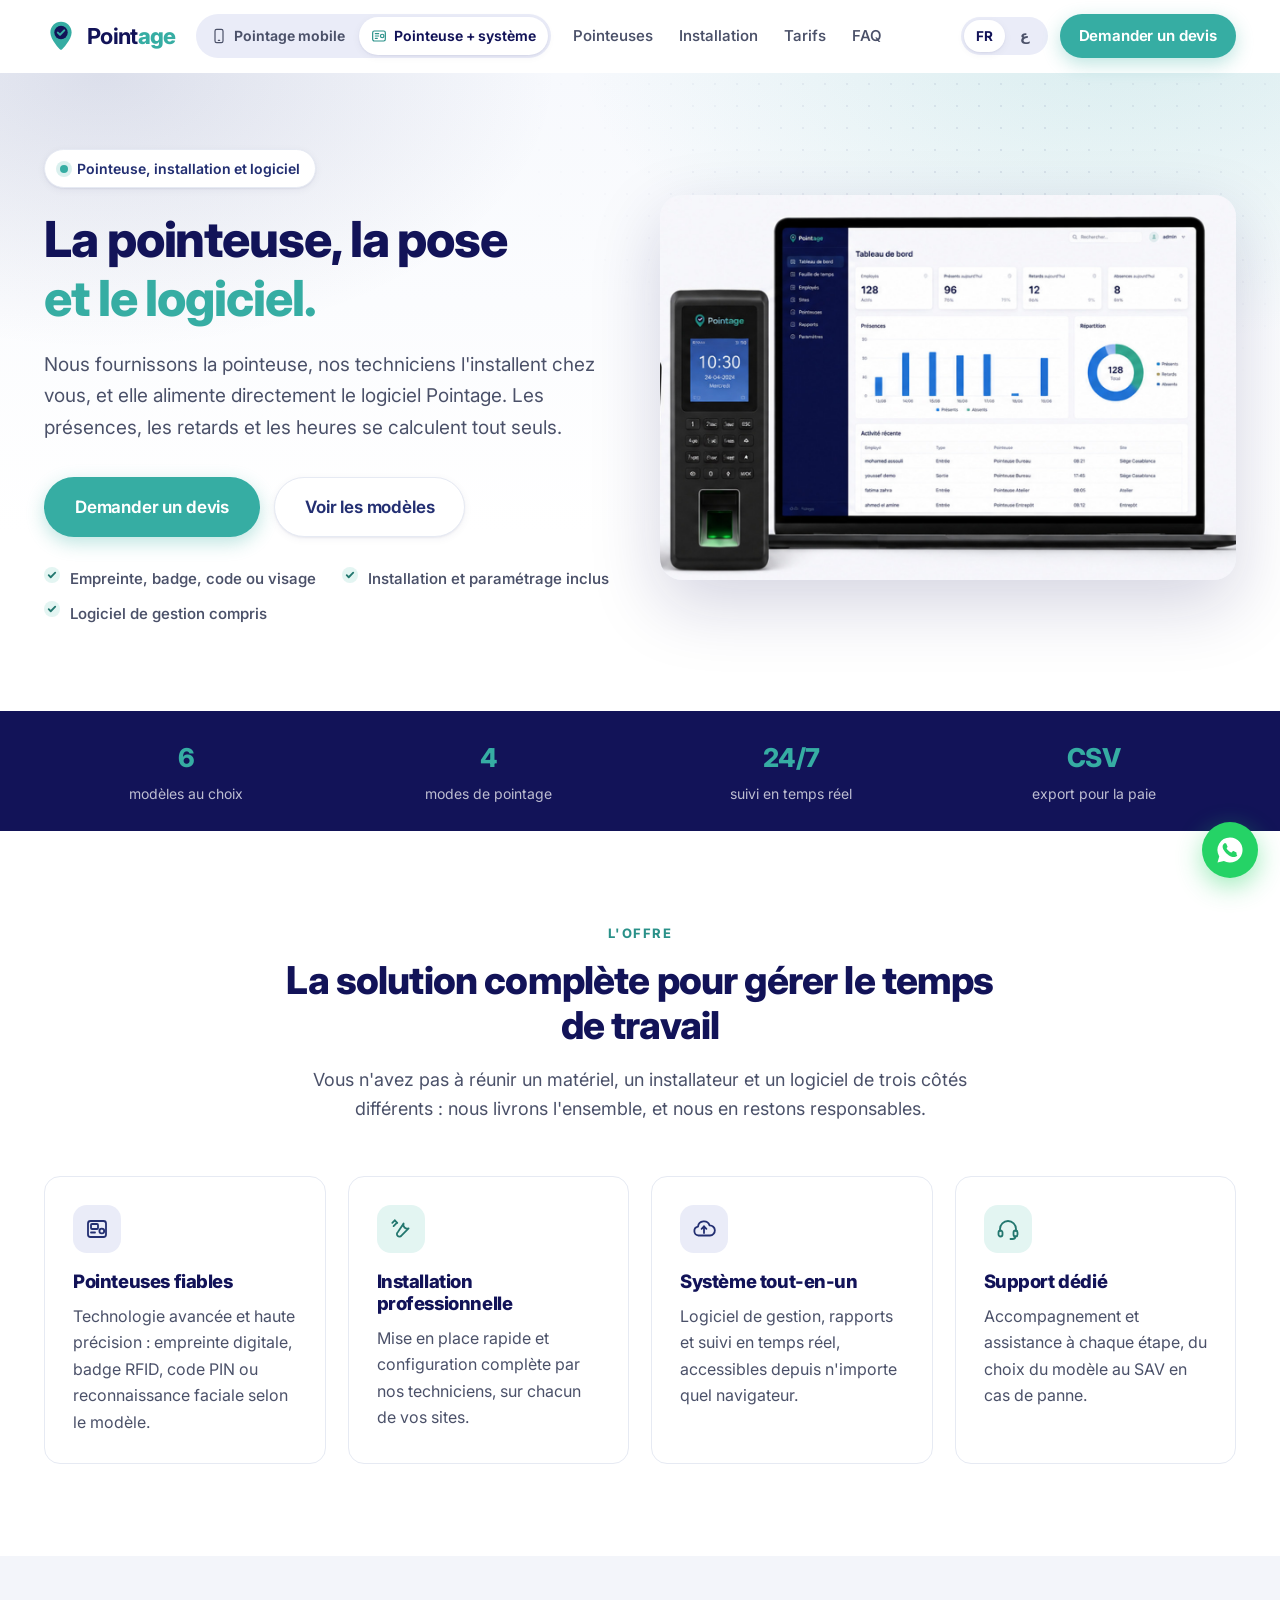
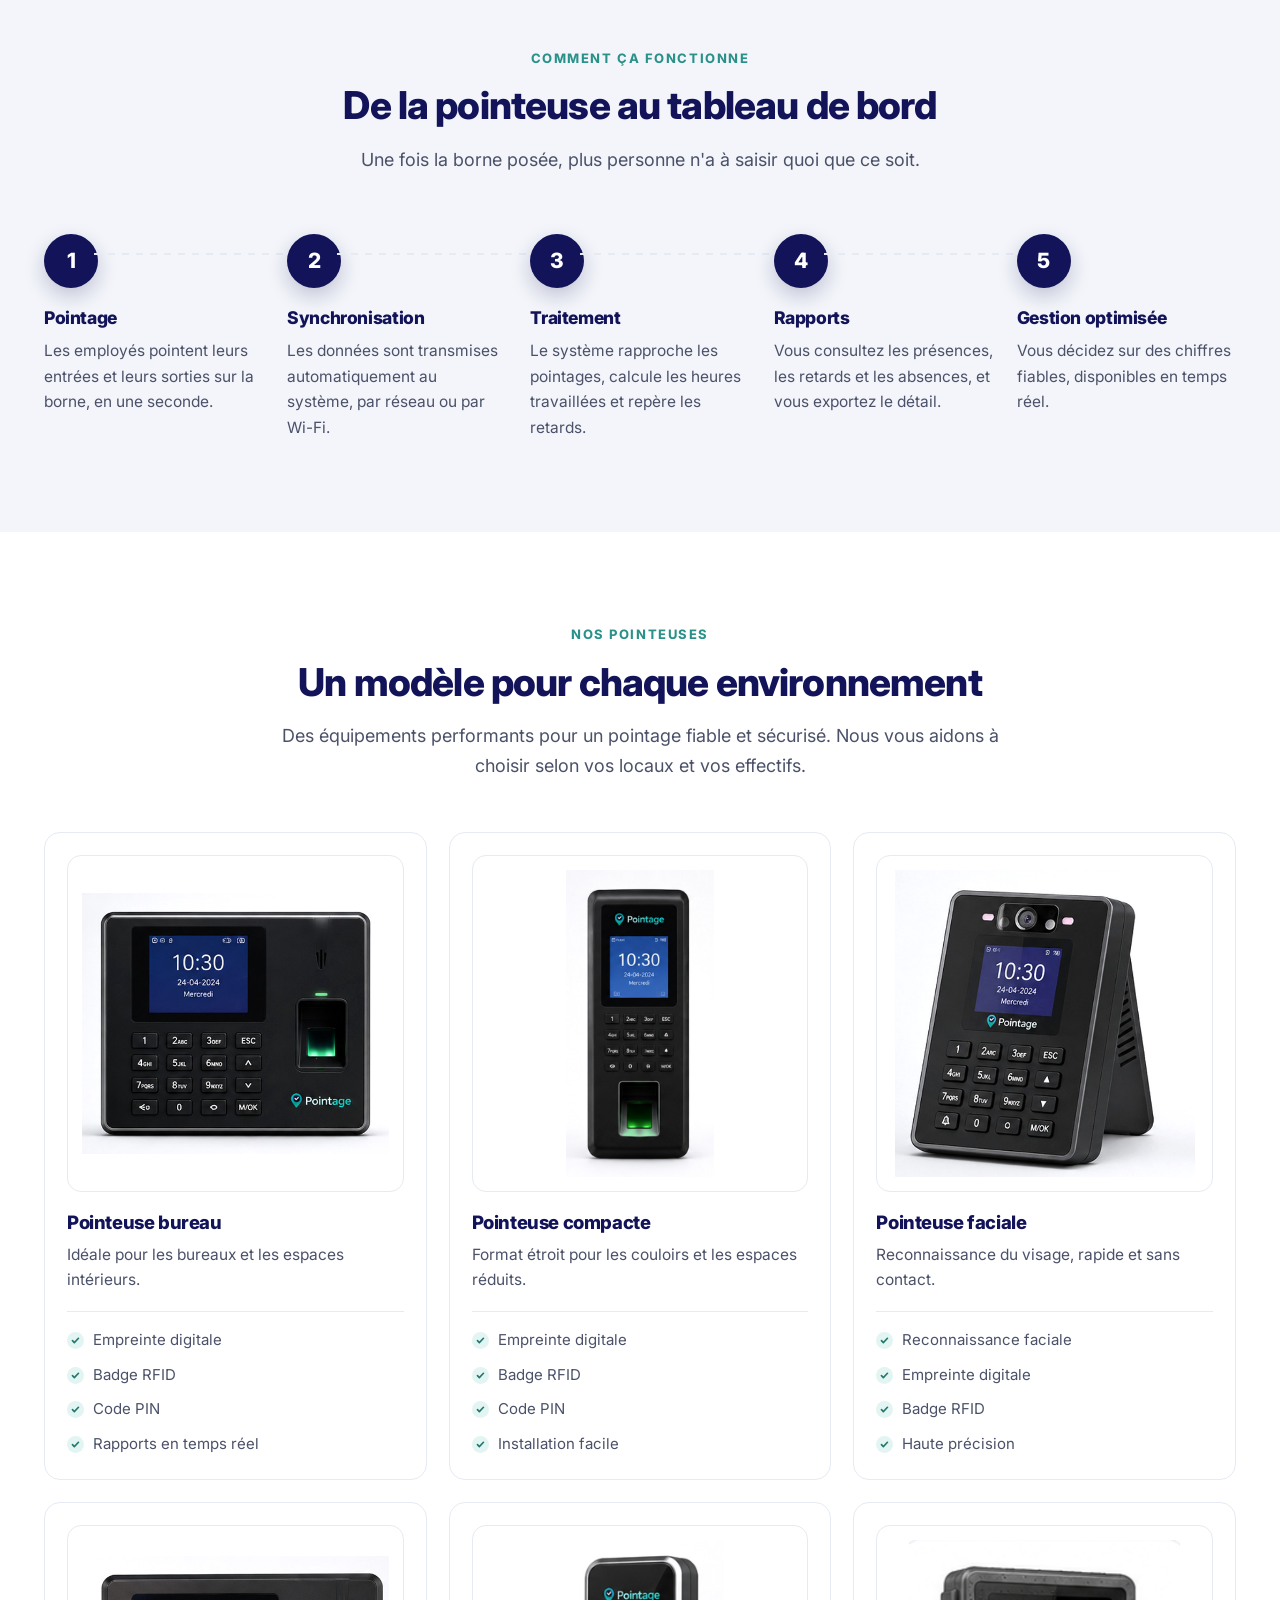
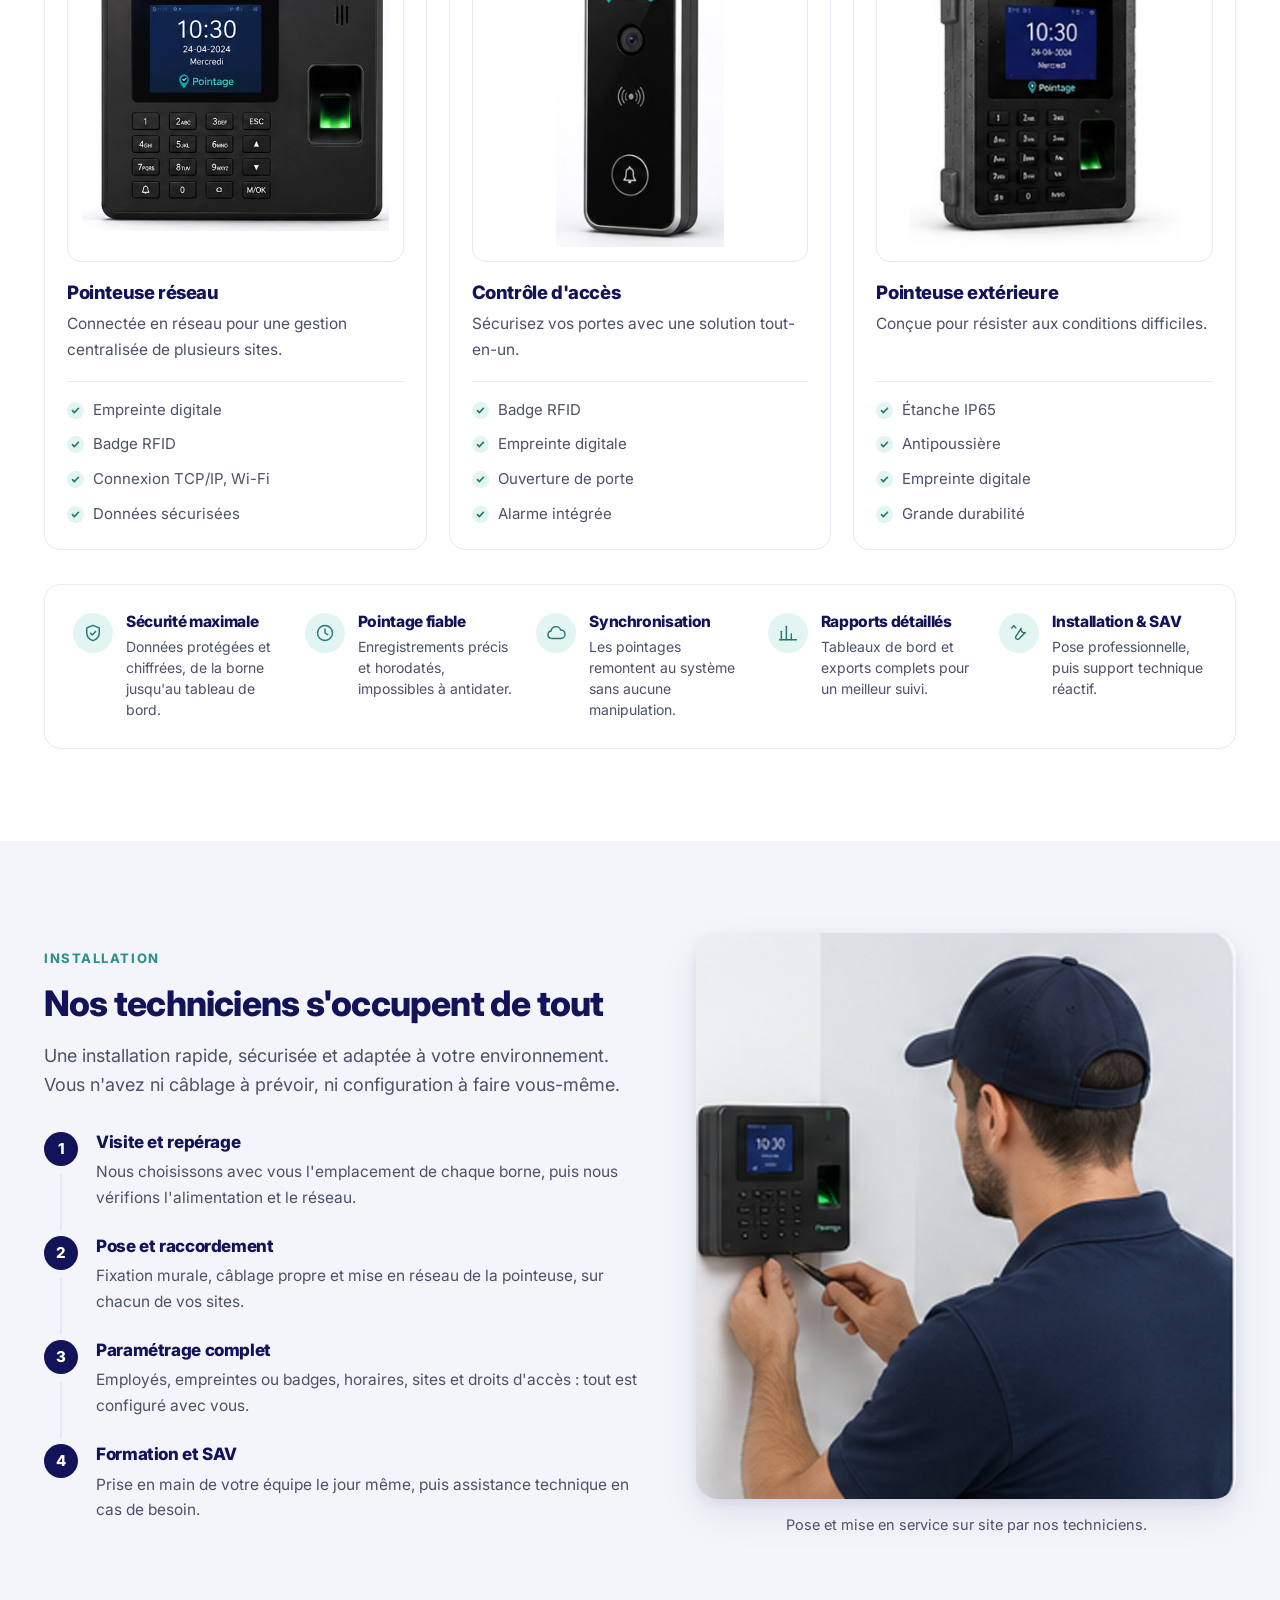
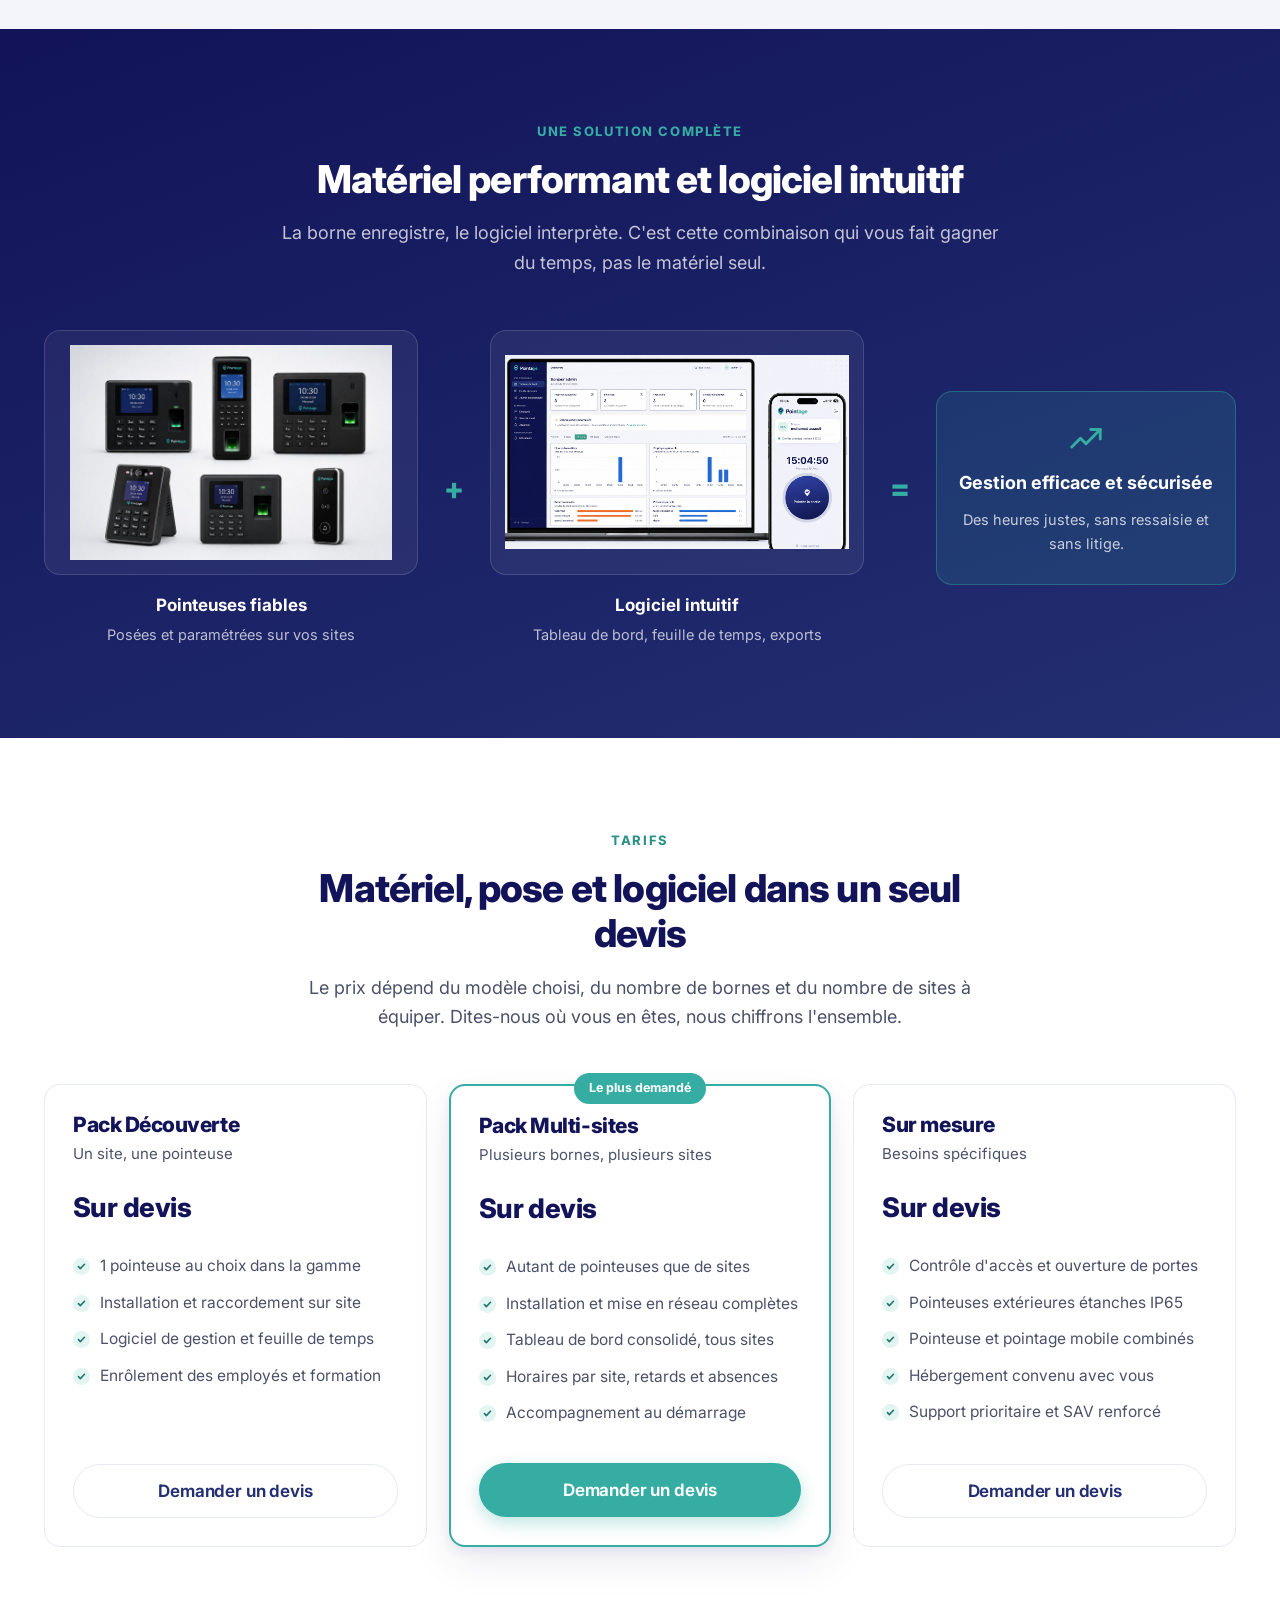
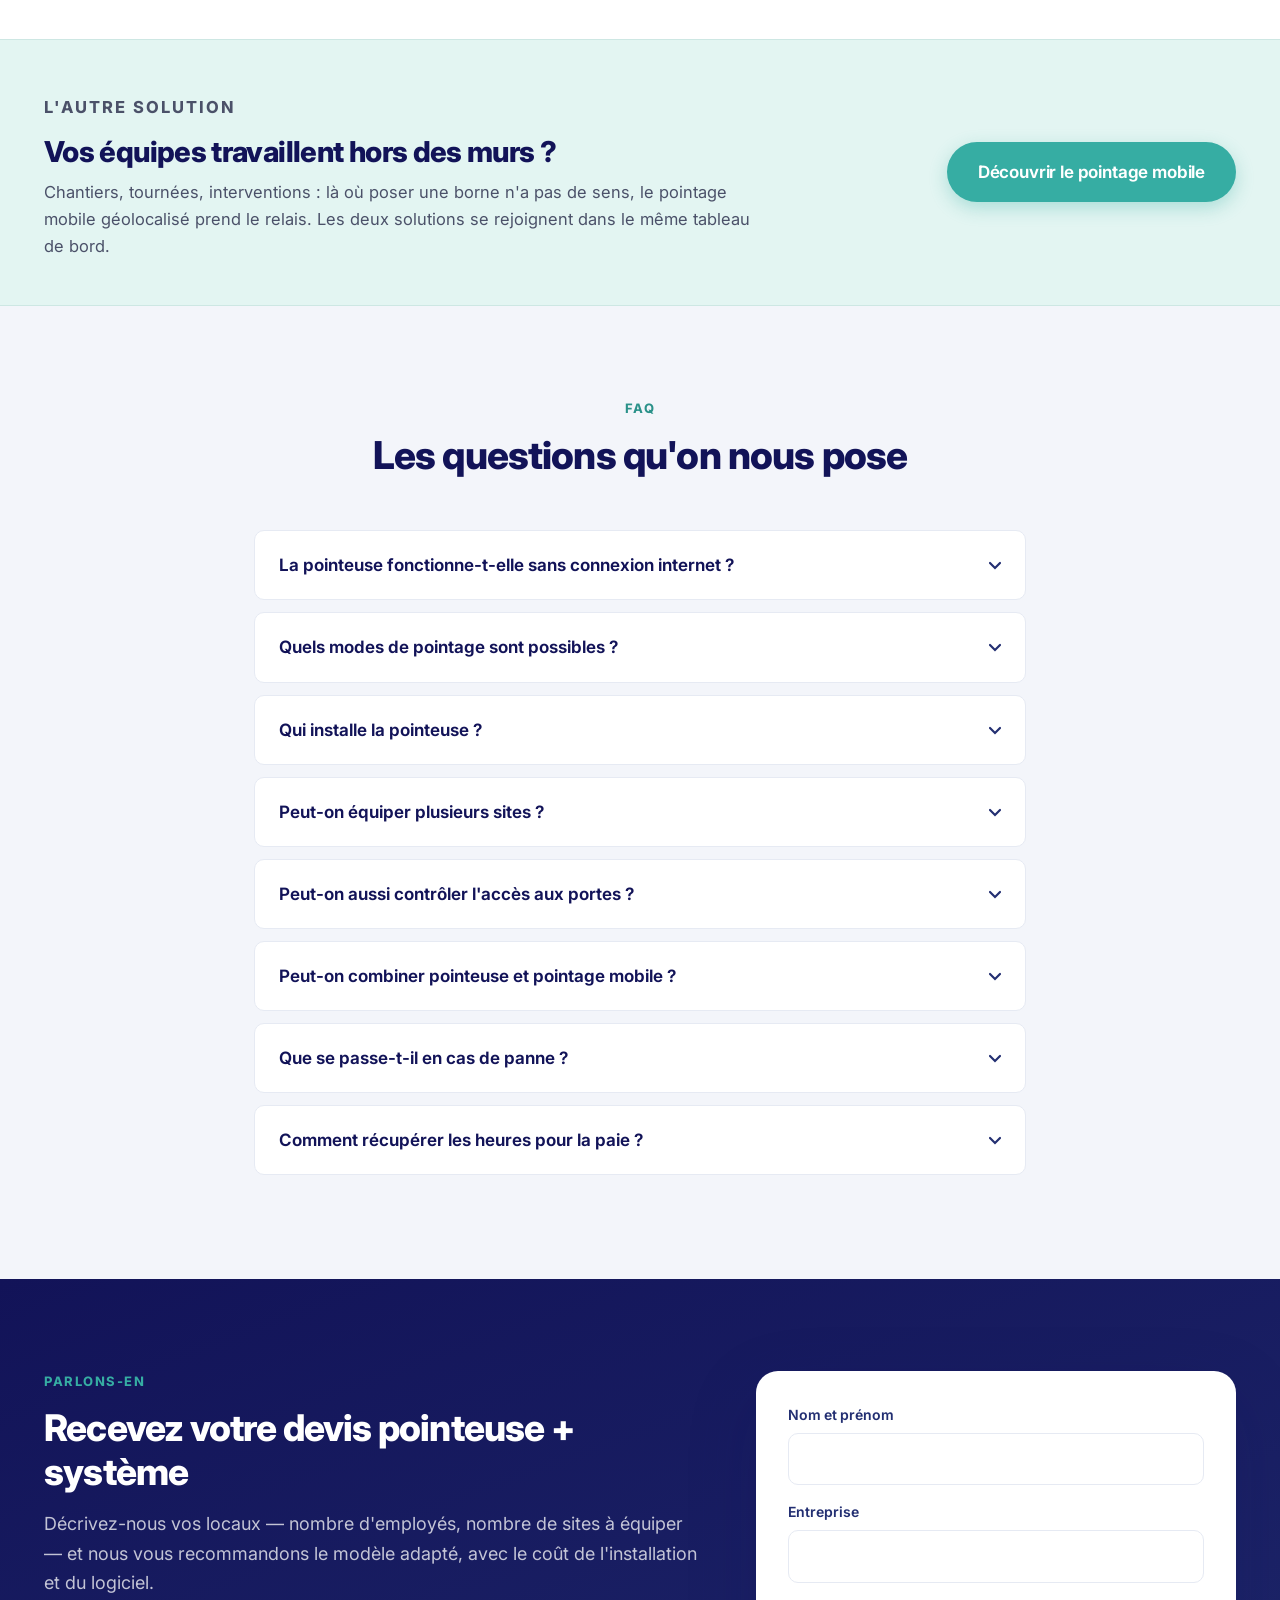
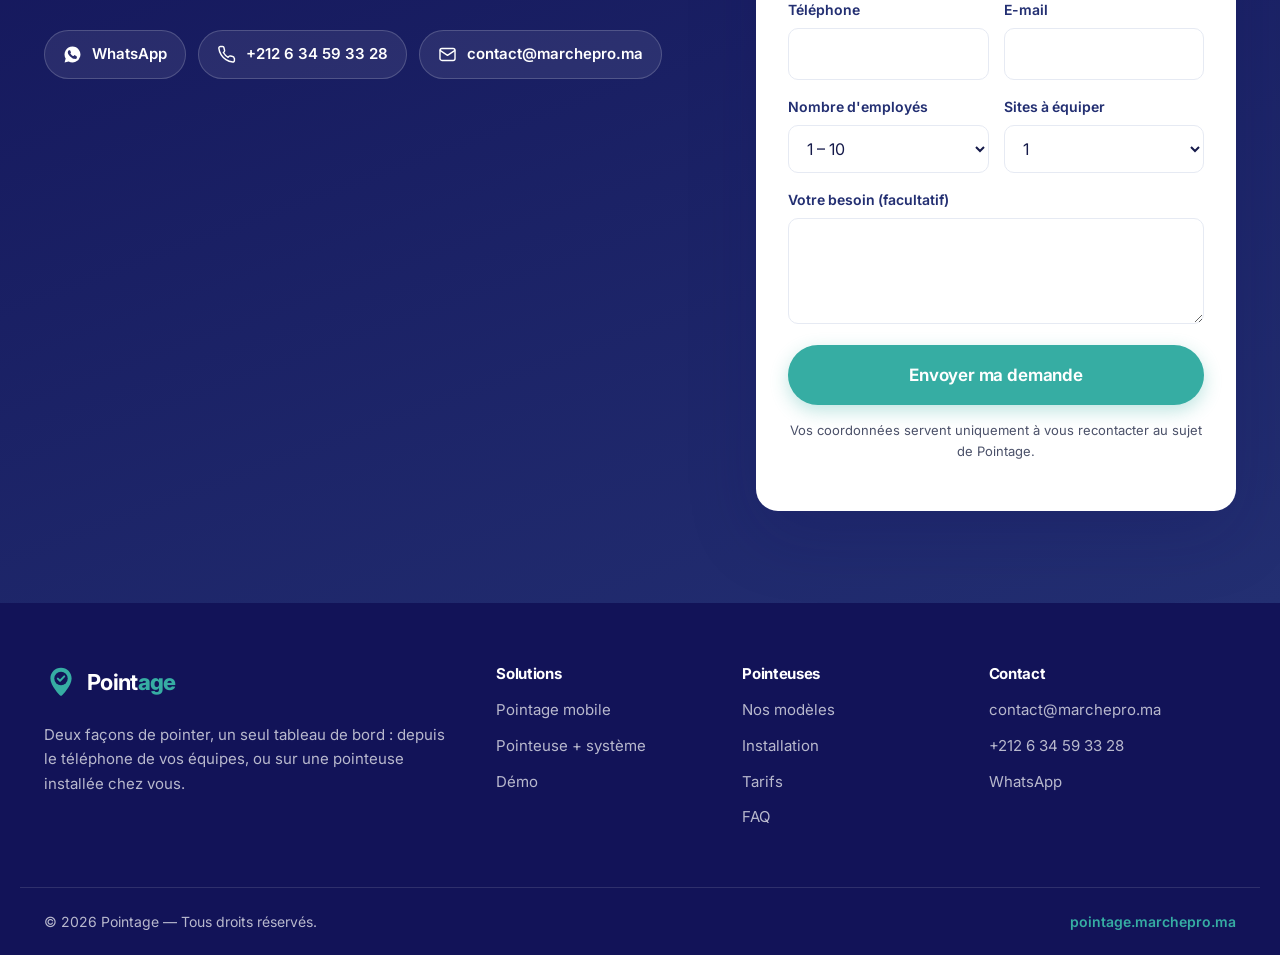
<file: pointeuses.html>
<!DOCTYPE html>
<html lang="fr" dir="ltr" data-page="devices">
<head>
<meta charset="utf-8">
<meta name="viewport" content="width=device-width, initial-scale=1">
<title>Pointeuse + système — Pointage</title>
<meta name="description" content="Pointeuses biométriques, badge RFID ou reconnaissance faciale, installées par nos techniciens et reliées au logiciel Pointage : présences, retards, absences et exports en temps réel.">
<meta name="theme-color" content="#121358">
<link rel="canonical" href="https://pointage.marchepro.ma/pointeuses.html">
<link rel="icon" type="image/svg+xml" href="assets/img/favicon.svg">
<link rel="alternate" hreflang="fr" href="https://pointage.marchepro.ma/pointeuses.html">
<link rel="alternate" hreflang="ar" href="https://pointage.marchepro.ma/pointeuses.html?lang=ar">

<meta property="og:type" content="website">
<meta property="og:url" content="https://pointage.marchepro.ma/pointeuses.html">
<meta property="og:site_name" content="Pointage">
<meta property="og:title" content="Pointeuse + système — Pointage">
<meta property="og:description" content="La pointeuse, l'installation par nos techniciens et le logiciel de gestion, dans une seule offre.">
<meta property="og:image" content="https://pointage.marchepro.ma/assets/img/pointeuse-hero.jpg">
<meta property="og:locale" content="fr_FR">
<meta name="twitter:card" content="summary_large_image">

<link rel="preconnect" href="https://fonts.googleapis.com">
<link rel="preconnect" href="https://fonts.gstatic.com" crossorigin>
<link rel="stylesheet" href="https://fonts.googleapis.com/css2?family=Inter:wght@400;500;600;700;800&amp;family=Cairo:wght@400;600;700;800&amp;display=swap">
<link rel="stylesheet" href="assets/css/styles.css">

<script type="application/ld+json">
{
  "@context": "https://schema.org",
  "@type": "Product",
  "name": "Pointeuse Pointage + système de gestion",
  "url": "https://pointage.marchepro.ma/pointeuses.html",
  "description": "Pointeuses biométriques, badge RFID et reconnaissance faciale, installation professionnelle et logiciel de gestion des temps de travail.",
  "brand": { "@type": "Brand", "name": "Pointage" },
  "offers": { "@type": "Offer", "priceCurrency": "MAD", "price": "0", "description": "Sur devis" }
}
</script>
</head>
<body>

<a class="skip-link" href="#main" data-i18n="a11y.skip">Aller au contenu</a>

<!-- ============================ HEADER ============================ -->
<header class="site-header" id="siteHeader">
  <div class="container header-inner">
    <a class="brand" href="index.html" aria-label="Pointage">
      <img src="assets/img/logo-mark.svg" alt="" width="34" height="34">
      <span class="brand-word"><span class="brand-point">Point</span><span class="brand-age">age</span></span>
    </a>

    <nav class="nav" id="primaryNav" aria-label="Navigation principale">
      <div class="nav-switch" role="group" aria-label="Nos solutions">
        <a href="index.html">
          <svg viewBox="0 0 24 24" fill="none" stroke="currentColor" stroke-width="1.8" stroke-linecap="round" stroke-linejoin="round" aria-hidden="true"><rect x="6" y="2" width="12" height="20" rx="2.5"/><path d="M11 18.5h2"/></svg>
          <span data-i18n="nav.solMobile">Pointage mobile</span>
        </a>
        <a href="pointeuses.html" class="is-current" aria-current="page">
          <svg viewBox="0 0 24 24" fill="none" stroke="currentColor" stroke-width="1.8" stroke-linecap="round" stroke-linejoin="round" aria-hidden="true"><rect x="2.5" y="4.5" width="19" height="15" rx="2.5"/><path d="M6.5 8.5h5"/><path d="M6.5 12h5"/><path d="M6.5 15.5h3"/><circle cx="16.8" cy="12" r="2.6"/></svg>
          <span data-i18n="nav.solDevice">Pointeuse + système</span>
        </a>
      </div>
      <span class="nav-divider" aria-hidden="true"></span>
      <a href="#modeles" data-i18n="nav.models">Pointeuses</a>
      <a href="#installation" data-i18n="nav.install">Installation</a>
      <a href="#tarifs" data-i18n="nav.pricing">Tarifs</a>
      <a href="#faq" data-i18n="nav.faq">FAQ</a>
    </nav>

    <div class="header-actions">
      <div class="lang-switch" role="group" aria-label="Langue">
        <button type="button" data-lang="fr" class="is-active">FR</button>
        <button type="button" data-lang="ar">ع</button>
      </div>
      <a class="btn btn-primary btn-sm hide-sm" href="#contact" data-i18n="cta.quote">Demander un devis</a>
      <button class="nav-toggle" id="navToggle" aria-expanded="false" aria-controls="primaryNav" aria-label="Menu">
        <span></span><span></span><span></span>
      </button>
    </div>
  </div>
</header>

<main id="main">

<!-- ============================ HERO ============================ -->
<section class="hero" id="top">
  <div class="hero-bg" aria-hidden="true"></div>
  <div class="container hero-inner">
    <div class="hero-copy">
      <p class="eyebrow"><span class="dot"></span><span data-i18n="pt.hero.eyebrow">Pointeuse, installation et logiciel</span></p>
      <h1 class="hero-title">
        <span data-i18n="pt.hero.title1">La pointeuse, la pose</span>
        <span class="accent" data-i18n="pt.hero.title2">et le logiciel.</span>
      </h1>
      <p class="hero-sub" data-i18n="pt.hero.sub">Nous fournissons la pointeuse, nos techniciens l'installent chez vous, et elle alimente directement le logiciel Pointage. Les présences, les retards et les heures se calculent tout seuls.</p>

      <div class="hero-cta">
        <a class="btn btn-primary btn-lg" href="#contact" data-i18n="cta.quote">Demander un devis</a>
        <a class="btn btn-ghost btn-lg" href="#modeles" data-i18n="pt.cta.models">Voir les modèles</a>
      </div>

      <ul class="hero-checks">
        <li data-i18n="pt.hero.check1">Empreinte, badge, code ou visage</li>
        <li data-i18n="pt.hero.check2">Installation et paramétrage inclus</li>
        <li data-i18n="pt.hero.check3">Logiciel de gestion compris</li>
      </ul>
    </div>

    <div class="hero-visual">
      <div class="hero-shot">
        <img src="assets/img/pointeuse-hero.jpg"
             alt="Pointeuse biométrique Pointage et tableau de bord de gestion des temps affiché sur un ordinateur portable"
             width="1300" height="869" fetchpriority="high">
      </div>
    </div>
  </div>
</section>

<!-- ============================ STAT BAR ============================ -->
<section class="statbar">
  <div class="container statbar-inner">
    <div class="stat"><strong>6</strong><span data-i18n="pt.stat.1">modèles au choix</span></div>
    <div class="stat"><strong>4</strong><span data-i18n="pt.stat.2">modes de pointage</span></div>
    <div class="stat"><strong>24/7</strong><span data-i18n="pt.stat.3">suivi en temps réel</span></div>
    <div class="stat"><strong>CSV</strong><span data-i18n="pt.stat.4">export pour la paie</span></div>
  </div>
</section>

<!-- ============================ OFFRE ============================ -->
<section class="section" id="offre">
  <div class="container">
    <div class="section-head">
      <p class="kicker" data-i18n="pt.offer.kicker">L'offre</p>
      <h2 data-i18n="pt.offer.title">La solution complète pour gérer le temps de travail</h2>
      <p class="section-sub" data-i18n="pt.offer.sub">Vous n'avez pas à réunir un matériel, un installateur et un logiciel de trois côtés différents : nous livrons l'ensemble, et nous en restons responsables.</p>
    </div>

    <div class="grid grid-4">
      <article class="card feature">
        <div class="ficon ficon-navy">
          <svg viewBox="0 0 24 24" fill="none" stroke="currentColor" stroke-width="1.8" stroke-linecap="round" stroke-linejoin="round"><rect x="3" y="4" width="18" height="16" rx="2.5"/><rect x="6" y="7" width="7" height="5" rx="1"/><path d="M6 15.5h4"/><circle cx="16.8" cy="14" r="2.4"/></svg>
        </div>
        <h3 data-i18n="pt.offer.1.t">Pointeuses fiables</h3>
        <p data-i18n="pt.offer.1.d">Technologie avancée et haute précision : empreinte digitale, badge RFID, code PIN ou reconnaissance faciale selon le modèle.</p>
      </article>

      <article class="card feature">
        <div class="ficon ficon-teal">
          <svg viewBox="0 0 24 24" fill="none" stroke="currentColor" stroke-width="1.8" stroke-linecap="round" stroke-linejoin="round"><path d="M14.6 6.4a3.9 3.9 0 0 0 5 5l-7.2 7.2a2.5 2.5 0 1 1-3.5-3.5z"/><path d="M5.8 3.4l2.5 2.5"/><path d="M3.3 5.9l2.5-2.5"/><path d="M4.6 9.1l3.2-3.2"/></svg>
        </div>
        <h3 data-i18n="pt.offer.2.t">Installation professionnelle</h3>
        <p data-i18n="pt.offer.2.d">Mise en place rapide et configuration complète par nos techniciens, sur chacun de vos sites.</p>
      </article>

      <article class="card feature">
        <div class="ficon ficon-navy">
          <svg viewBox="0 0 24 24" fill="none" stroke="currentColor" stroke-width="1.8" stroke-linecap="round" stroke-linejoin="round"><path d="M6.5 18.5A4.5 4.5 0 0 1 6 9.6a6 6 0 0 1 11.6-1.2A4 4 0 0 1 18 18.5z"/><path d="M12 16V9.5"/><path d="M9.6 11.9L12 9.5l2.4 2.4"/></svg>
        </div>
        <h3 data-i18n="pt.offer.3.t">Système tout-en-un</h3>
        <p data-i18n="pt.offer.3.d">Logiciel de gestion, rapports et suivi en temps réel, accessibles depuis n'importe quel navigateur.</p>
      </article>

      <article class="card feature">
        <div class="ficon ficon-teal">
          <svg viewBox="0 0 24 24" fill="none" stroke="currentColor" stroke-width="1.8" stroke-linecap="round" stroke-linejoin="round"><path d="M4 14v-2a8 8 0 0 1 16 0v2"/><rect x="2.5" y="13.5" width="4" height="6" rx="2"/><rect x="17.5" y="13.5" width="4" height="6" rx="2"/><path d="M19.5 19.5a3 3 0 0 1-3 2.5h-2"/></svg>
        </div>
        <h3 data-i18n="pt.offer.4.t">Support dédié</h3>
        <p data-i18n="pt.offer.4.d">Accompagnement et assistance à chaque étape, du choix du modèle au SAV en cas de panne.</p>
      </article>
    </div>
  </div>
</section>

<!-- ============================ FONCTIONNEMENT ============================ -->
<section class="section section-alt" id="fonctionnement">
  <div class="container">
    <div class="section-head">
      <p class="kicker" data-i18n="pt.flow.kicker">Comment ça fonctionne</p>
      <h2 data-i18n="pt.flow.title">De la pointeuse au tableau de bord</h2>
      <p class="section-sub" data-i18n="pt.flow.sub">Une fois la borne posée, plus personne n'a à saisir quoi que ce soit.</p>
    </div>

    <ol class="steps steps-5">
      <li class="step">
        <span class="step-n">1</span>
        <h3 data-i18n="pt.flow.1.t">Pointage</h3>
        <p data-i18n="pt.flow.1.d">Les employés pointent leurs entrées et leurs sorties sur la borne, en une seconde.</p>
      </li>
      <li class="step">
        <span class="step-n">2</span>
        <h3 data-i18n="pt.flow.2.t">Synchronisation</h3>
        <p data-i18n="pt.flow.2.d">Les données sont transmises automatiquement au système, par réseau ou par Wi-Fi.</p>
      </li>
      <li class="step">
        <span class="step-n">3</span>
        <h3 data-i18n="pt.flow.3.t">Traitement</h3>
        <p data-i18n="pt.flow.3.d">Le système rapproche les pointages, calcule les heures travaillées et repère les retards.</p>
      </li>
      <li class="step">
        <span class="step-n">4</span>
        <h3 data-i18n="pt.flow.4.t">Rapports</h3>
        <p data-i18n="pt.flow.4.d">Vous consultez les présences, les retards et les absences, et vous exportez le détail.</p>
      </li>
      <li class="step">
        <span class="step-n">5</span>
        <h3 data-i18n="pt.flow.5.t">Gestion optimisée</h3>
        <p data-i18n="pt.flow.5.d">Vous décidez sur des chiffres fiables, disponibles en temps réel.</p>
      </li>
    </ol>
  </div>
</section>

<!-- ============================ MODÈLES ============================ -->
<section class="section" id="modeles">
  <div class="container">
    <div class="section-head">
      <p class="kicker" data-i18n="pt.dev.kicker">Nos pointeuses</p>
      <h2 data-i18n="pt.dev.title">Un modèle pour chaque environnement</h2>
      <p class="section-sub" data-i18n="pt.dev.sub">Des équipements performants pour un pointage fiable et sécurisé. Nous vous aidons à choisir selon vos locaux et vos effectifs.</p>
    </div>

    <div class="grid grid-3 devices">
      <article class="card device">
        <div class="device-shot">
          <img src="assets/img/pointeuse-bureau.jpg" alt="Pointeuse de bureau à empreinte digitale avec clavier et écran couleur" width="560" height="477" loading="lazy">
        </div>
        <h3 data-i18n="pt.dev.1.t">Pointeuse bureau</h3>
        <p data-i18n="pt.dev.1.d">Idéale pour les bureaux et les espaces intérieurs.</p>
        <ul class="specs">
          <li data-i18n="pt.spec.finger">Empreinte digitale</li>
          <li data-i18n="pt.spec.rfid">Badge RFID</li>
          <li data-i18n="pt.spec.pin">Code PIN</li>
          <li data-i18n="pt.spec.live">Rapports en temps réel</li>
        </ul>
      </article>

      <article class="card device">
        <div class="device-shot">
          <img src="assets/img/pointeuse-compacte.jpg" alt="Pointeuse compacte verticale à empreinte digitale pour espaces réduits" width="400" height="830" loading="lazy">
        </div>
        <h3 data-i18n="pt.dev.2.t">Pointeuse compacte</h3>
        <p data-i18n="pt.dev.2.d">Format étroit pour les couloirs et les espaces réduits.</p>
        <ul class="specs">
          <li data-i18n="pt.spec.finger">Empreinte digitale</li>
          <li data-i18n="pt.spec.rfid">Badge RFID</li>
          <li data-i18n="pt.spec.pin">Code PIN</li>
          <li data-i18n="pt.spec.easy">Installation facile</li>
        </ul>
      </article>

      <article class="card device">
        <div class="device-shot">
          <img src="assets/img/pointeuse-faciale.jpg" alt="Pointeuse à reconnaissance faciale avec caméra, écran et clavier" width="560" height="573" loading="lazy">
        </div>
        <h3 data-i18n="pt.dev.3.t">Pointeuse faciale</h3>
        <p data-i18n="pt.dev.3.d">Reconnaissance du visage, rapide et sans contact.</p>
        <ul class="specs">
          <li data-i18n="pt.spec.face">Reconnaissance faciale</li>
          <li data-i18n="pt.spec.finger">Empreinte digitale</li>
          <li data-i18n="pt.spec.rfid">Badge RFID</li>
          <li data-i18n="pt.spec.precision">Haute précision</li>
        </ul>
      </article>

      <article class="card device">
        <div class="device-shot">
          <img src="assets/img/pointeuse-reseau.jpg" alt="Pointeuse murale connectée en réseau avec lecteur d'empreinte" width="560" height="502" loading="lazy">
        </div>
        <h3 data-i18n="pt.dev.4.t">Pointeuse réseau</h3>
        <p data-i18n="pt.dev.4.d">Connectée en réseau pour une gestion centralisée de plusieurs sites.</p>
        <ul class="specs">
          <li data-i18n="pt.spec.finger">Empreinte digitale</li>
          <li data-i18n="pt.spec.rfid">Badge RFID</li>
          <li data-i18n="pt.spec.net">Connexion TCP/IP, Wi-Fi</li>
          <li data-i18n="pt.spec.secure">Données sécurisées</li>
        </ul>
      </article>

      <article class="card device">
        <div class="device-shot">
          <img src="assets/img/pointeuse-acces.jpg" alt="Terminal de contrôle d'accès avec badge RFID, caméra et sonnette" width="400" height="727" loading="lazy">
        </div>
        <h3 data-i18n="pt.dev.5.t">Contrôle d'accès</h3>
        <p data-i18n="pt.dev.5.d">Sécurisez vos portes avec une solution tout-en-un.</p>
        <ul class="specs">
          <li data-i18n="pt.spec.rfid">Badge RFID</li>
          <li data-i18n="pt.spec.finger">Empreinte digitale</li>
          <li data-i18n="pt.spec.door">Ouverture de porte</li>
          <li data-i18n="pt.spec.alarm">Alarme intégrée</li>
        </ul>
      </article>

      <article class="card device">
        <div class="device-shot">
          <img src="assets/img/pointeuse-exterieure.jpg" alt="Pointeuse extérieure renforcée et étanche pour chantier ou entrepôt" width="560" height="633" loading="lazy">
        </div>
        <h3 data-i18n="pt.dev.6.t">Pointeuse extérieure</h3>
        <p data-i18n="pt.dev.6.d">Conçue pour résister aux conditions difficiles.</p>
        <ul class="specs">
          <li data-i18n="pt.spec.ip65">Étanche IP65</li>
          <li data-i18n="pt.spec.dust">Antipoussière</li>
          <li data-i18n="pt.spec.finger">Empreinte digitale</li>
          <li data-i18n="pt.spec.durable">Grande durabilité</li>
        </ul>
      </article>
    </div>

    <ul class="benefits">
      <li>
        <span class="bicon"><svg viewBox="0 0 24 24" fill="none" stroke="currentColor" stroke-width="1.7" stroke-linecap="round" stroke-linejoin="round"><path d="M12 2.8l7.5 3v5.6c0 4.6-3.1 8.4-7.5 9.8-4.4-1.4-7.5-5.2-7.5-9.8V5.8z"/><path d="M9 12.2l2.1 2.1 4-4.2"/></svg></span>
        <div><h4 data-i18n="pt.ben.1.t">Sécurité maximale</h4><p data-i18n="pt.ben.1.d">Données protégées et chiffrées, de la borne jusqu'au tableau de bord.</p></div>
      </li>
      <li>
        <span class="bicon"><svg viewBox="0 0 24 24" fill="none" stroke="currentColor" stroke-width="1.7" stroke-linecap="round" stroke-linejoin="round"><circle cx="12" cy="12" r="9"/><path d="M12 7v5l3.2 1.9"/></svg></span>
        <div><h4 data-i18n="pt.ben.2.t">Pointage fiable</h4><p data-i18n="pt.ben.2.d">Enregistrements précis et horodatés, impossibles à antidater.</p></div>
      </li>
      <li>
        <span class="bicon"><svg viewBox="0 0 24 24" fill="none" stroke="currentColor" stroke-width="1.7" stroke-linecap="round" stroke-linejoin="round"><path d="M6.5 18.5A4.5 4.5 0 0 1 6 9.6a6 6 0 0 1 11.6-1.2A4 4 0 0 1 18 18.5z"/></svg></span>
        <div><h4 data-i18n="pt.ben.3.t">Synchronisation</h4><p data-i18n="pt.ben.3.d">Les pointages remontent au système sans aucune manipulation.</p></div>
      </li>
      <li>
        <span class="bicon"><svg viewBox="0 0 24 24" fill="none" stroke="currentColor" stroke-width="1.7" stroke-linecap="round" stroke-linejoin="round"><path d="M4 20V10"/><path d="M10 20V4"/><path d="M16 20v-7"/><path d="M22 20H2"/></svg></span>
        <div><h4 data-i18n="pt.ben.4.t">Rapports détaillés</h4><p data-i18n="pt.ben.4.d">Tableaux de bord et exports complets pour un meilleur suivi.</p></div>
      </li>
      <li>
        <span class="bicon"><svg viewBox="0 0 24 24" fill="none" stroke="currentColor" stroke-width="1.7" stroke-linecap="round" stroke-linejoin="round"><path d="M14.6 6.4a3.9 3.9 0 0 0 5 5l-7.2 7.2a2.5 2.5 0 1 1-3.5-3.5z"/><path d="M5.8 3.4l2.5 2.5"/><path d="M3.3 5.9l2.5-2.5"/></svg></span>
        <div><h4 data-i18n="pt.ben.5.t">Installation &amp; SAV</h4><p data-i18n="pt.ben.5.d">Pose professionnelle, puis support technique réactif.</p></div>
      </li>
    </ul>
  </div>
</section>

<!-- ============================ INSTALLATION ============================ -->
<section class="section section-alt" id="installation">
  <div class="container">
    <div class="install-grid">
      <div class="install-copy">
        <p class="kicker" data-i18n="pt.inst.kicker">Installation</p>
        <h2 data-i18n="pt.inst.title">Nos techniciens s'occupent de tout</h2>
        <p class="section-sub" data-i18n="pt.inst.sub">Une installation rapide, sécurisée et adaptée à votre environnement. Vous n'avez ni câblage à prévoir, ni configuration à faire vous-même.</p>

        <ol class="install-steps">
          <li>
            <h3 data-i18n="pt.inst.1.t">Visite et repérage</h3>
            <p data-i18n="pt.inst.1.d">Nous choisissons avec vous l'emplacement de chaque borne, puis nous vérifions l'alimentation et le réseau.</p>
          </li>
          <li>
            <h3 data-i18n="pt.inst.2.t">Pose et raccordement</h3>
            <p data-i18n="pt.inst.2.d">Fixation murale, câblage propre et mise en réseau de la pointeuse, sur chacun de vos sites.</p>
          </li>
          <li>
            <h3 data-i18n="pt.inst.3.t">Paramétrage complet</h3>
            <p data-i18n="pt.inst.3.d">Employés, empreintes ou badges, horaires, sites et droits d'accès : tout est configuré avec vous.</p>
          </li>
          <li>
            <h3 data-i18n="pt.inst.4.t">Formation et SAV</h3>
            <p data-i18n="pt.inst.4.d">Prise en main de votre équipe le jour même, puis assistance technique en cas de besoin.</p>
          </li>
        </ol>
      </div>

      <figure class="install-media">
        <img src="assets/img/pointeuse-installation.jpg" alt="Technicien installant une pointeuse biométrique Pointage sur un mur" width="640" height="672" loading="lazy">
        <figcaption data-i18n="pt.inst.cap">Pose et mise en service sur site par nos techniciens.</figcaption>
      </figure>
    </div>
  </div>
</section>

<!-- ============================ SOLUTION COMPLÈTE ============================ -->
<section class="section section-dark" id="complete">
  <div class="container">
    <div class="section-head">
      <p class="kicker kicker-light" data-i18n="pt.combo.kicker">Une solution complète</p>
      <h2 data-i18n="pt.combo.title">Matériel performant et logiciel intuitif</h2>
      <p class="section-sub" data-i18n="pt.combo.sub">La borne enregistre, le logiciel interprète. C'est cette combinaison qui vous fait gagner du temps, pas le matériel seul.</p>
    </div>

    <div class="combo">
      <figure class="combo-item">
        <div class="combo-shot"><img src="assets/img/pointeuse-lineup.jpg" alt="Gamme de pointeuses Pointage" width="1400" height="933" loading="lazy"></div>
        <figcaption><strong data-i18n="pt.combo.a.t">Pointeuses fiables</strong><span data-i18n="pt.combo.a.d">Posées et paramétrées sur vos sites</span></figcaption>
      </figure>

      <span class="combo-op" aria-hidden="true">+</span>

      <figure class="combo-item">
        <div class="combo-shot"><img src="assets/img/pointage-app-mockup.png" alt="Logiciel de gestion Pointage sur ordinateur et sur mobile" width="1345" height="761" loading="lazy"></div>
        <figcaption><strong data-i18n="pt.combo.b.t">Logiciel intuitif</strong><span data-i18n="pt.combo.b.d">Tableau de bord, feuille de temps, exports</span></figcaption>
      </figure>

      <span class="combo-op" aria-hidden="true">=</span>

      <div class="combo-result">
        <svg viewBox="0 0 24 24" fill="none" stroke="currentColor" stroke-width="1.8" stroke-linecap="round" stroke-linejoin="round" aria-hidden="true"><path d="M3 17l5.5-5.5 3.5 3.5L21 6"/><path d="M15 6h6v6"/></svg>
        <strong data-i18n="pt.combo.c.t">Gestion efficace et sécurisée</strong>
        <span data-i18n="pt.combo.c.d">Des heures justes, sans ressaisie et sans litige.</span>
      </div>
    </div>
  </div>
</section>

<!-- ============================ TARIFS ============================ -->
<section class="section" id="tarifs">
  <div class="container">
    <div class="section-head">
      <p class="kicker" data-i18n="price.kicker">Tarifs</p>
      <h2 data-i18n="pt.price.title">Matériel, pose et logiciel dans un seul devis</h2>
      <p class="section-sub" data-i18n="pt.price.sub">Le prix dépend du modèle choisi, du nombre de bornes et du nombre de sites à équiper. Dites-nous où vous en êtes, nous chiffrons l'ensemble.</p>
    </div>

    <div class="grid grid-3 plans">
      <article class="card plan">
        <h3 data-i18n="pt.price.1.t">Pack Découverte</h3>
        <p class="plan-for" data-i18n="pt.price.1.for">Un site, une pointeuse</p>
        <p class="plan-price" data-i18n="price.quote">Sur devis</p>
        <ul>
          <li data-i18n="pt.price.1.f1">1 pointeuse au choix dans la gamme</li>
          <li data-i18n="pt.price.1.f2">Installation et raccordement sur site</li>
          <li data-i18n="pt.price.1.f3">Logiciel de gestion et feuille de temps</li>
          <li data-i18n="pt.price.1.f4">Enrôlement des employés et formation</li>
        </ul>
        <a class="btn btn-outline btn-block" href="#contact" data-i18n="cta.quote">Demander un devis</a>
      </article>

      <article class="card plan plan-featured">
        <span class="plan-badge" data-i18n="price.popular">Le plus demandé</span>
        <h3 data-i18n="pt.price.2.t">Pack Multi-sites</h3>
        <p class="plan-for" data-i18n="pt.price.2.for">Plusieurs bornes, plusieurs sites</p>
        <p class="plan-price" data-i18n="price.quote">Sur devis</p>
        <ul>
          <li data-i18n="pt.price.2.f1">Autant de pointeuses que de sites</li>
          <li data-i18n="pt.price.2.f2">Installation et mise en réseau complètes</li>
          <li data-i18n="pt.price.2.f3">Tableau de bord consolidé, tous sites</li>
          <li data-i18n="pt.price.2.f4">Horaires par site, retards et absences</li>
          <li data-i18n="pt.price.2.f5">Accompagnement au démarrage</li>
        </ul>
        <a class="btn btn-primary btn-block" href="#contact" data-i18n="cta.quote">Demander un devis</a>
      </article>

      <article class="card plan">
        <h3 data-i18n="pt.price.3.t">Sur mesure</h3>
        <p class="plan-for" data-i18n="pt.price.3.for">Besoins spécifiques</p>
        <p class="plan-price" data-i18n="price.quote">Sur devis</p>
        <ul>
          <li data-i18n="pt.price.3.f1">Contrôle d'accès et ouverture de portes</li>
          <li data-i18n="pt.price.3.f2">Pointeuses extérieures étanches IP65</li>
          <li data-i18n="pt.price.3.f3">Pointeuse et pointage mobile combinés</li>
          <li data-i18n="pt.price.3.f4">Hébergement convenu avec vous</li>
          <li data-i18n="pt.price.3.f5">Support prioritaire et SAV renforcé</li>
        </ul>
        <a class="btn btn-outline btn-block" href="#contact" data-i18n="cta.quote">Demander un devis</a>
      </article>
    </div>
  </div>
</section>

<!-- ============================ PASSERELLE ============================ -->
<section class="crossband">
  <div class="container crossband-inner">
    <div class="crossband-copy">
      <p class="kicker" data-i18n="pt.cross.kicker">L'autre solution</p>
      <h2 data-i18n="pt.cross.title">Vos équipes travaillent hors des murs ?</h2>
      <p data-i18n="pt.cross.sub">Chantiers, tournées, interventions : là où poser une borne n'a pas de sens, le pointage mobile géolocalisé prend le relais. Les deux solutions se rejoignent dans le même tableau de bord.</p>
    </div>
    <a class="btn btn-primary btn-lg" href="index.html" data-i18n="pt.cross.cta">Découvrir le pointage mobile</a>
  </div>
</section>

<!-- ============================ FAQ ============================ -->
<section class="section section-alt" id="faq">
  <div class="container container-narrow">
    <div class="section-head">
      <p class="kicker" data-i18n="faq.kicker">FAQ</p>
      <h2 data-i18n="faq.title">Les questions qu'on nous pose</h2>
    </div>

    <div class="faq">
      <details>
        <summary data-i18n="pt.faq.1.q">La pointeuse fonctionne-t-elle sans connexion internet ?</summary>
        <p data-i18n="pt.faq.1.a">Oui. Elle enregistre les pointages dans sa mémoire interne et les transmet au système dès que la connexion revient. Aucun pointage n'est perdu pendant une coupure.</p>
      </details>
      <details>
        <summary data-i18n="pt.faq.2.q">Quels modes de pointage sont possibles ?</summary>
        <p data-i18n="pt.faq.2.a">Empreinte digitale, badge RFID, code PIN et, selon le modèle, reconnaissance faciale. Vous pouvez en combiner plusieurs sur la même borne.</p>
      </details>
      <details>
        <summary data-i18n="pt.faq.3.q">Qui installe la pointeuse ?</summary>
        <p data-i18n="pt.faq.3.a">Nos techniciens. Repérage de l'emplacement, fixation, raccordement électrique et réseau, puis paramétrage complet et enrôlement des employés avec vous.</p>
      </details>
      <details>
        <summary data-i18n="pt.faq.4.q">Peut-on équiper plusieurs sites ?</summary>
        <p data-i18n="pt.faq.4.a">Oui. Chaque site reçoit la ou les bornes qu'il lui faut, et tous les pointages remontent dans un seul tableau de bord, avec le détail site par site.</p>
      </details>
      <details>
        <summary data-i18n="pt.faq.5.q">Peut-on aussi contrôler l'accès aux portes ?</summary>
        <p data-i18n="pt.faq.5.a">Oui, avec les modèles de contrôle d'accès : ouverture par badge ou par empreinte, droits gérés personne par personne et alarme intégrée.</p>
      </details>
      <details>
        <summary data-i18n="pt.faq.6.q">Peut-on combiner pointeuse et pointage mobile ?</summary>
        <p data-i18n="pt.faq.6.a">Oui. Les équipes présentes au siège pointent sur la borne, celles du terrain depuis leur téléphone, et toutes les heures se retrouvent au même endroit.</p>
      </details>
      <details>
        <summary data-i18n="pt.faq.7.q">Que se passe-t-il en cas de panne ?</summary>
        <p data-i18n="pt.faq.7.a">Le SAV est assuré par nos techniciens : diagnostic à distance d'abord, puis intervention sur site si le matériel doit être réparé ou remplacé.</p>
      </details>
      <details>
        <summary data-i18n="pt.faq.8.q">Comment récupérer les heures pour la paie ?</summary>
        <p data-i18n="pt.faq.8.a">La feuille de temps se met à jour en continu et s'exporte en CSV sur la période de votre choix. Le fichier s'ouvre dans Excel et se transmet tel quel au comptable.</p>
      </details>
    </div>
  </div>
</section>

<!-- ============================ CONTACT ============================ -->
<section class="section contact-section" id="contact">
  <div class="container">
    <div class="contact-grid">

      <div class="contact-copy">
        <p class="kicker kicker-light" data-i18n="contact.kicker">Parlons-en</p>
        <h2 data-i18n="pt.contact.title">Recevez votre devis pointeuse + système</h2>
        <p class="section-sub" data-i18n="pt.contact.sub">Décrivez-nous vos locaux — nombre d'employés, nombre de sites à équiper — et nous vous recommandons le modèle adapté, avec le coût de l'installation et du logiciel.</p>

        <div class="contact-direct">
          <a class="contact-chip" data-cfg="whatsapp" target="_blank" rel="noopener">
            <svg viewBox="0 0 24 24" fill="currentColor" aria-hidden="true"><path d="M12 2a10 10 0 0 0-8.6 15.1L2 22l5.1-1.3A10 10 0 1 0 12 2zm5.8 14.2c-.2.7-1.4 1.3-2 1.4-.5.1-1.1.1-1.8-.1-.4-.1-1-.3-1.7-.6-3-1.3-4.9-4.3-5-4.5-.2-.2-1.2-1.6-1.2-3s.7-2.1 1-2.4c.3-.3.6-.4.8-.4h.6c.2 0 .4 0 .6.5l.9 2.1c.1.2 0 .4-.1.5l-.4.5c-.1.2-.3.3-.1.6.1.3.6 1.1 1.4 1.8 1 .9 1.8 1.1 2 1.3.3.1.4.1.6-.1l.8-.9c.2-.2.4-.2.6-.1l2 1c.2.1.4.2.4.3.1.1.1.6-.1 1.2z"/></svg>
            <span data-i18n="contact.wa">WhatsApp</span>
          </a>
          <a class="contact-chip" data-cfg="phone">
            <svg viewBox="0 0 24 24" fill="none" stroke="currentColor" stroke-width="1.8" stroke-linecap="round" stroke-linejoin="round" aria-hidden="true"><path d="M22 16.9v2.6a2 2 0 0 1-2.2 2 19.6 19.6 0 0 1-8.5-3 19.3 19.3 0 0 1-6-6A19.6 19.6 0 0 1 2.3 4 2 2 0 0 1 4.3 2h2.6a2 2 0 0 1 2 1.7c.1 1 .3 1.9.6 2.7a2 2 0 0 1-.4 2.1L8 9.5a15.9 15.9 0 0 0 6 6l1-1.1a2 2 0 0 1 2.1-.5c.9.3 1.8.5 2.7.6a2 2 0 0 1 1.7 2z"/></svg>
            <span class="phone-text">+212 6 34 59 33 28</span>
          </a>
          <a class="contact-chip" href="mailto:contact@marchepro.ma">
            <svg viewBox="0 0 24 24" fill="none" stroke="currentColor" stroke-width="1.8" stroke-linecap="round" stroke-linejoin="round" aria-hidden="true"><rect x="2.5" y="4.5" width="19" height="15" rx="2.5"/><path d="M3 7l9 6 9-6"/></svg>
            <span>contact@marchepro.ma</span>
          </a>
        </div>
      </div>

      <div class="contact-card">
        <form id="demoForm" class="form" novalidate>
          <input type="hidden" name="solution" value="Pointeuse + système">
          <div class="field">
            <label for="f-name" data-i18n="form.name">Nom et prénom</label>
            <input id="f-name" name="name" type="text" autocomplete="name" required>
          </div>
          <div class="field">
            <label for="f-company" data-i18n="form.company">Entreprise</label>
            <input id="f-company" name="company" type="text" autocomplete="organization" required>
          </div>
          <div class="field-row">
            <div class="field">
              <label for="f-phone" data-i18n="form.phone">Téléphone</label>
              <input id="f-phone" name="phone" type="tel" autocomplete="tel" required>
            </div>
            <div class="field">
              <label for="f-email" data-i18n="form.email">E-mail</label>
              <input id="f-email" name="email" type="email" autocomplete="email" required>
            </div>
          </div>
          <div class="field-row">
            <div class="field">
              <label for="f-size" data-i18n="form.size">Nombre d'employés</label>
              <select id="f-size" name="employees">
                <option value="1-10">1 – 10</option>
                <option value="11-50">11 – 50</option>
                <option value="51-200">51 – 200</option>
                <option value="200+">200+</option>
              </select>
            </div>
            <div class="field">
              <label for="f-sites" data-i18n="pt.form.sites">Sites à équiper</label>
              <select id="f-sites" name="sites">
                <option value="1">1</option>
                <option value="2-5">2 – 5</option>
                <option value="6-20">6 – 20</option>
                <option value="20+">20+</option>
              </select>
            </div>
          </div>
          <div class="field">
            <label for="f-msg" data-i18n="form.msg">Votre besoin (facultatif)</label>
            <textarea id="f-msg" name="message" rows="3"></textarea>
          </div>

          <!-- Anti-spam : champ invisible, rempli uniquement par les robots -->
          <div class="hp-field" aria-hidden="true"><label for="f-website">Website</label><input id="f-website" name="_gotcha" type="text" tabindex="-1" autocomplete="off"></div>

          <button class="btn btn-primary btn-block btn-lg" type="submit" data-i18n="form.submit">Envoyer ma demande</button>
          <p class="form-legal" data-i18n="form.legal">Vos coordonnées servent uniquement à vous recontacter au sujet de Pointage.</p>
          <p class="form-status" id="formStatus" role="status" aria-live="polite"></p>
        </form>
      </div>

    </div>
  </div>
</section>

</main>

<!-- ============================ FOOTER ============================ -->
<footer class="site-footer">
  <div class="container footer-inner">
    <div class="footer-brand">
      <a class="brand brand-dark" href="index.html" aria-label="Pointage">
        <img src="assets/img/logo-mark.svg" alt="" width="30" height="30">
        <span class="brand-word"><span class="brand-point">Point</span><span class="brand-age">age</span></span>
      </a>
      <p data-i18n="footer.tag">Deux façons de pointer, un seul tableau de bord : depuis le téléphone de vos équipes, ou sur une pointeuse installée chez vous.</p>
    </div>

    <nav class="footer-col" aria-label="Solutions">
      <h4 data-i18n="footer.solutions">Solutions</h4>
      <a href="index.html" data-i18n="nav.solMobile">Pointage mobile</a>
      <a href="pointeuses.html" data-i18n="nav.solDevice">Pointeuse + système</a>
      <a href="index.html#demo" data-i18n="nav.demo">Démo</a>
    </nav>

    <nav class="footer-col" aria-label="Pointeuses">
      <h4 data-i18n="footer.devices">Pointeuses</h4>
      <a href="#modeles" data-i18n="footer.models">Nos modèles</a>
      <a href="#installation" data-i18n="nav.install">Installation</a>
      <a href="#tarifs" data-i18n="nav.pricing">Tarifs</a>
      <a href="#faq" data-i18n="nav.faq">FAQ</a>
    </nav>

    <div class="footer-col">
      <h4 data-i18n="footer.contact">Contact</h4>
      <a href="mailto:contact@marchepro.ma">contact@marchepro.ma</a>
      <a data-cfg="phone" class="phone-text">+212 6 34 59 33 28</a>
      <a data-cfg="whatsapp" target="_blank" rel="noopener">WhatsApp</a>
    </div>
  </div>

  <div class="container footer-bottom">
    <p>© <span id="year">2026</span> Pointage — <span data-i18n="footer.rights">Tous droits réservés.</span></p>
    <p class="footer-domain">pointage.marchepro.ma</p>
  </div>
</footer>

<a class="wa-float" data-cfg="whatsapp" target="_blank" rel="noopener" aria-label="WhatsApp">
  <svg viewBox="0 0 24 24" fill="currentColor" aria-hidden="true"><path d="M12 2a10 10 0 0 0-8.6 15.1L2 22l5.1-1.3A10 10 0 1 0 12 2zm5.8 14.2c-.2.7-1.4 1.3-2 1.4-.5.1-1.1.1-1.8-.1-.4-.1-1-.3-1.7-.6-3-1.3-4.9-4.3-5-4.5-.2-.2-1.2-1.6-1.2-3s.7-2.1 1-2.4c.3-.3.6-.4.8-.4h.6c.2 0 .4 0 .6.5l.9 2.1c.1.2 0 .4-.1.5l-.4.5c-.1.2-.3.3-.1.6.1.3.6 1.1 1.4 1.8 1 .9 1.8 1.1 2 1.3.3.1.4.1.6-.1l.8-.9c.2-.2.4-.2.6-.1l2 1c.2.1.4.2.4.3.1.1.1.6-.1 1.2z"/></svg>
</a>

<script src="assets/js/config.js"></script>
<script src="assets/js/i18n.js"></script>
<script src="assets/js/main.js"></script>
</body>
</html>
</file>
<file: assets/css/styles.css>
/* ==========================================================================
   Pointage — site vitrine
   Palette reprise telle quelle de l'application (pointage-client/index.css) :
   le navy porte l'identité, le teal porte l'action.
   ========================================================================== */

:root {
  --navy-900: #121358;
  --navy-800: #1A1D66;
  --navy-700: #232F72;
  --navy-500: #2F578A;
  --teal-500: #36ADA3;
  --teal-600: #2A9189;
  --teal-700: #23776F;
  --teal-tint: #E3F5F2;

  --bg: #FFFFFF;
  --bg-alt: #F3F5FA;
  --ink: #151A4A;
  --ink-soft: #4B5169;
  --border: #E6EAF3;
  --muted: #EAECF8;

  --radius-sm: 10px;
  --radius: 16px;
  --radius-lg: 22px;

  --shadow-sm: 0 1px 2px rgba(18, 19, 88, .06), 0 2px 8px rgba(18, 19, 88, .05);
  --shadow: 0 4px 12px rgba(18, 19, 88, .07), 0 16px 40px rgba(18, 19, 88, .08);
  --shadow-lg: 0 24px 70px rgba(18, 19, 88, .18);

  --font: "Inter", system-ui, -apple-system, "Segoe UI", Roboto, sans-serif;
  --font-ar: "Cairo", "Noto Kufi Arabic", system-ui, "Segoe UI", sans-serif;

  --header-h: 72px;
  --maxw: 1240px;
}

*, *::before, *::after { box-sizing: border-box; }

html { scroll-behavior: smooth; scroll-padding-top: calc(var(--header-h) + 12px); -webkit-text-size-adjust: 100%; }
@media (prefers-reduced-motion: reduce) { html { scroll-behavior: auto; } }

body {
  margin: 0;
  font-family: var(--font);
  font-size: 17px;
  line-height: 1.65;
  color: var(--ink);
  background: var(--bg);
  -webkit-font-smoothing: antialiased;
}

html[lang="ar"] body { font-family: var(--font-ar); line-height: 1.85; }

img, svg { max-width: 100%; display: block; }
a { color: inherit; text-decoration: none; }
ul, ol { margin: 0; padding: 0; list-style: none; }

h1, h2, h3, h4 { margin: 0; line-height: 1.18; letter-spacing: -0.022em; font-weight: 800; color: var(--navy-900); }
html[lang="ar"] h1, html[lang="ar"] h2, html[lang="ar"] h3 { letter-spacing: 0; line-height: 1.35; }
p { margin: 0; }

:focus-visible { outline: 3px solid var(--teal-500); outline-offset: 3px; border-radius: 6px; }

/* Masquage sans décalage négatif : un `left: -9999px` deviendrait, en RTL,
   10 000 px de défilement horizontal réel — la page partirait dans le vide. */
.skip-link {
  position: absolute; inset-inline-start: 0; top: 0; z-index: 200;
  background: var(--navy-900); color: #fff; padding: 12px 18px; border-radius: 0 0 8px 0;
  width: 1px; height: 1px; overflow: hidden; clip-path: inset(50%); white-space: nowrap;
}
.skip-link:focus { width: auto; height: auto; overflow: visible; clip-path: none; }

.container { width: 100%; max-width: var(--maxw); margin-inline: auto; padding-inline: 24px; }
.container-narrow { max-width: 820px; }

/* ============================ BOUTONS ============================ */
.btn {
  --btn-bg: var(--teal-500);
  display: inline-flex; align-items: center; justify-content: center; gap: 9px;
  font: inherit; font-weight: 650; letter-spacing: -0.01em;
  padding: 12px 22px; border-radius: 999px; border: 1.5px solid transparent;
  cursor: pointer; white-space: nowrap;
  transition: transform .15s ease, box-shadow .2s ease, background-color .2s ease, color .2s ease, border-color .2s ease;
}
.btn:active { transform: translateY(1px); }

.btn-primary { background: var(--teal-500); color: #fff; box-shadow: 0 6px 18px rgba(54, 173, 163, .32); }
.btn-primary:hover { background: var(--teal-600); box-shadow: 0 8px 24px rgba(54, 173, 163, .4); }

.btn-outline { background: transparent; color: var(--navy-700); border-color: var(--border); }
.btn-outline:hover { border-color: var(--teal-500); color: var(--teal-700); background: var(--teal-tint); }

.btn-ghost { background: #fff; color: var(--navy-700); border-color: var(--border); box-shadow: var(--shadow-sm); }
.btn-ghost:hover { border-color: var(--navy-500); }

.btn-sm { padding: 9px 18px; font-size: 15px; }
.btn-lg { padding: 15px 30px; font-size: 17px; }
.btn-block { display: flex; width: 100%; }

/* ============================ HEADER ============================ */
.site-header {
  position: sticky; top: 0; z-index: 100;
  background: rgba(255, 255, 255, .82);
  backdrop-filter: saturate(180%) blur(14px);
  -webkit-backdrop-filter: saturate(180%) blur(14px);
  border-bottom: 1px solid transparent;
  transition: border-color .25s ease, box-shadow .25s ease;
}
.site-header.is-stuck { border-bottom-color: var(--border); box-shadow: 0 2px 20px rgba(18, 19, 88, .05); }

.header-inner { height: var(--header-h); display: flex; align-items: center; gap: 20px; }

.brand { display: inline-flex; align-items: center; gap: 9px; flex-shrink: 0; }
.brand img { width: 34px; height: 34px; }
.brand-word { font-size: 22px; letter-spacing: -0.03em; line-height: 1; }
.brand-point { font-weight: 700; color: var(--navy-900); }
.brand-age { font-weight: 800; color: var(--teal-500); }
.brand-dark .brand-point { color: #fff; }

.nav { display: flex; align-items: center; gap: 6px; margin-inline-end: auto; }
.nav a {
  font-size: 15px; font-weight: 550; color: var(--ink-soft); white-space: nowrap;
  padding: 8px 10px; border-radius: 999px; transition: color .18s, background-color .18s;
}
.nav a:hover { color: var(--navy-900); background: var(--muted); }

/* Bascule entre les deux offres : pointage depuis le téléphone, ou pointeuse
   posée sur site. C'est la seule navigation de l'en-tête — chaque page se
   parcourt en déroulant. Stylée comme un sélecteur, pas comme un lien. */
.nav-switch {
  display: inline-flex; flex-shrink: 0; gap: 2px;
  background: var(--muted); border-radius: 999px; padding: 3px;
}
.nav .nav-switch a {
  display: inline-flex; align-items: center; gap: 7px;
  font-size: 14px; font-weight: 650; color: var(--ink-soft);
  padding: 7px 12px; border-radius: 999px; white-space: nowrap;
  transition: color .18s, background-color .18s, box-shadow .18s;
}
.nav .nav-switch a:hover { color: var(--navy-900); background: rgba(255, 255, 255, .6); }
.nav .nav-switch a.is-current { background: #fff; color: var(--navy-900); box-shadow: var(--shadow-sm); }
.nav-switch svg { width: 16px; height: 16px; flex-shrink: 0; }
.nav .nav-switch a.is-current svg { color: var(--teal-600); }

.header-actions { display: flex; align-items: center; gap: 12px; margin-inline-start: auto; }

.lang-switch { display: inline-flex; background: var(--muted); border-radius: 999px; padding: 3px; }
.lang-switch button {
  font: inherit; font-size: 13.5px; font-weight: 700; color: var(--ink-soft);
  background: transparent; border: 0; cursor: pointer;
  padding: 5px 12px; border-radius: 999px; min-width: 40px;
  transition: background-color .18s, color .18s;
}
.lang-switch button.is-active { background: #fff; color: var(--navy-900); box-shadow: var(--shadow-sm); }

/* Renvoi vers le catalogue MarchePro. Lien sortant, donc traité comme un
   lien de nav ordinaire et non comme une des deux offres du site. */
.nav .nav-other { display: inline-flex; align-items: center; gap: 7px; margin-inline-start: 8px; }
.nav-other svg { width: 14px; height: 14px; opacity: .65; flex-shrink: 0; }
.nav .nav-other:hover svg { opacity: 1; }

/* Rappel du bouton d'action, réservé au menu déroulant : en grand écran
   c'est celui de l'en-tête qui sert. */
.nav-cta { display: none; }

.nav-toggle { display: none; flex-direction: column; justify-content: center; gap: 5px; width: 42px; height: 42px; padding: 0 10px; background: var(--muted); border: 0; border-radius: 12px; cursor: pointer; }
.nav-toggle span { display: block; height: 2px; background: var(--navy-900); border-radius: 2px; transition: transform .25s, opacity .2s; }
.nav-toggle[aria-expanded="true"] span:nth-child(1) { transform: translateY(7px) rotate(45deg); }
.nav-toggle[aria-expanded="true"] span:nth-child(2) { opacity: 0; }
.nav-toggle[aria-expanded="true"] span:nth-child(3) { transform: translateY(-7px) rotate(-45deg); }

/* ============================ HERO ============================ */
.hero { position: relative; padding: 76px 0 84px; overflow: hidden; }
.hero-bg {
  position: absolute; inset: 0; z-index: -1;
  background:
    radial-gradient(900px 520px at 88% -8%, rgba(54, 173, 163, .16), transparent 62%),
    radial-gradient(760px 460px at 8% 0%, rgba(35, 47, 114, .13), transparent 60%),
    linear-gradient(180deg, #F7F9FD 0%, #FFFFFF 72%);
}
.hero-bg::after {
  content: ""; position: absolute; inset: 0;
  background-image: radial-gradient(rgba(35, 47, 114, .10) 1px, transparent 1px);
  background-size: 22px 22px;
  -webkit-mask-image: radial-gradient(700px 380px at 78% 12%, #000, transparent 70%);
  mask-image: radial-gradient(700px 380px at 78% 12%, #000, transparent 70%);
}

.hero-inner { display: grid; grid-template-columns: minmax(0, 1fr) minmax(0, 1fr); gap: 40px; align-items: center; }

/* Sur grand écran la maquette déborde vers le bord de l'écran : c'est ce qui
   la rend lisible. `.hero` a overflow:hidden, le dépassement est donc rogné
   proprement. Le débordement est plafonné pour ne pas écraser le texte en
   très large. En RTL, margin-inline-end bascule vers la gauche tout seul. */
@media (min-width: 1280px) {
  .hero-visual {
    margin-inline-end: calc(-1 * min(150px, max(0px, (100vw - var(--maxw)) / 2 - 24px)));
  }
}

.eyebrow {
  display: inline-flex; align-items: center; gap: 9px;
  background: #fff; border: 1px solid var(--border); box-shadow: var(--shadow-sm);
  color: var(--navy-700); font-size: 14px; font-weight: 620;
  padding: 7px 15px; border-radius: 999px; margin-bottom: 22px;
}
.eyebrow .dot { width: 8px; height: 8px; border-radius: 50%; background: var(--teal-500); box-shadow: 0 0 0 4px rgba(54, 173, 163, .18); }

.hero-title { font-size: clamp(2.25rem, 4.5vw, 3.1rem); font-weight: 800; }
.hero-title span { display: block; }
.hero-title .accent { color: var(--teal-500); }

.hero-sub { margin-top: 22px; font-size: 19px; color: var(--ink-soft); max-width: 34em; }

.hero-cta { display: flex; flex-wrap: wrap; gap: 14px; margin-top: 34px; }

.hero-checks { display: flex; flex-wrap: wrap; gap: 10px 26px; margin-top: 30px; }
.hero-checks li { position: relative; padding-inline-start: 26px; font-size: 15px; color: var(--ink-soft); font-weight: 550; }
.hero-checks li::before {
  content: ""; position: absolute; inset-inline-start: 0; top: .5em;
  width: 16px; height: 16px; margin-top: -8px; border-radius: 50%;
  background: var(--teal-tint) url("data:image/svg+xml,%3Csvg xmlns='http://www.w3.org/2000/svg' viewBox='0 0 16 16' fill='none' stroke='%2323776F' stroke-width='2.4' stroke-linecap='round' stroke-linejoin='round'%3E%3Cpath d='M3.6 8.3l2.7 2.7 6-6.2'/%3E%3C/svg%3E") center/12px no-repeat;
}

/* Le PNG source contient un bandeau de texte en bas : on ne montre que la
   maquette (ordinateur + téléphone) en recadrant par le ratio. */
/* L'image est déjà recadrée au bon format (1345 × 761) : elle remplit le cadre. */
.hero-shot {
  position: relative; overflow: hidden;
  border-radius: var(--radius-lg);
  box-shadow: var(--shadow-lg);
  background: #F4F7FC;
}
.hero-shot img { width: 100%; height: auto; }

/* ============================ STAT BAR ============================ */
.statbar { background: var(--navy-900); color: #fff; }
.statbar-inner { display: grid; grid-template-columns: repeat(4, 1fr); gap: 18px; padding-block: 26px; }
.stat { display: flex; flex-direction: column; gap: 2px; text-align: center; }
.stat strong { font-size: 26px; font-weight: 800; color: var(--teal-500); letter-spacing: -0.02em; }
.stat span { font-size: 14px; color: rgba(255, 255, 255, .72); }

/* ============================ SECTIONS ============================ */
.section { padding: 92px 0; }
.section-alt { background: var(--bg-alt); }
.section-dark { background: linear-gradient(160deg, var(--navy-900) 0%, var(--navy-700) 100%); color: #fff; }
.section-dark h2 { color: #fff; }
.section-dark .section-sub { color: rgba(255, 255, 255, .74); }

.section-head { max-width: 720px; margin: 0 auto 52px; text-align: center; }
.kicker { font-size: 13px; font-weight: 750; letter-spacing: .12em; text-transform: uppercase; color: var(--teal-600); margin-bottom: 14px; }
.kicker-light { color: var(--teal-500); }
.section-head h2 { font-size: clamp(1.75rem, 3.4vw, 2.4rem); }
.section-sub { margin-top: 16px; font-size: 18px; color: var(--ink-soft); }

.grid { display: grid; gap: 22px; }
.grid-3 { grid-template-columns: repeat(3, minmax(0, 1fr)); }
.grid-4 { grid-template-columns: repeat(4, minmax(0, 1fr)); }

.card { background: #fff; border: 1px solid var(--border); border-radius: var(--radius); padding: 28px; }

/* ============================ COMPARATIF ============================ */
.compare { display: grid; grid-template-columns: repeat(2, minmax(0, 1fr)); gap: 22px; }
.compare-col { border-radius: var(--radius); padding: 30px; border: 1px solid var(--border); }
.compare-col h3 { font-size: 19px; margin-bottom: 20px; }
.compare-col li { position: relative; padding-inline-start: 32px; margin-bottom: 13px; color: var(--ink-soft); font-size: 16px; }
.compare-col li::before {
  content: ""; position: absolute; inset-inline-start: 0; top: 4px;
  width: 21px; height: 21px; border-radius: 50%; background-size: 13px; background-repeat: no-repeat; background-position: center;
}
.compare-bad { background: #FDF6F3; border-color: #F5DED4; }
.compare-bad h3 { color: #A24A22; }
.compare-bad li::before { background-color: #FBE4DA; background-image: url("data:image/svg+xml,%3Csvg xmlns='http://www.w3.org/2000/svg' viewBox='0 0 16 16' fill='none' stroke='%23C05621' stroke-width='2.4' stroke-linecap='round'%3E%3Cpath d='M4.5 4.5l7 7M11.5 4.5l-7 7'/%3E%3C/svg%3E"); }
.compare-good { background: var(--teal-tint); border-color: #C4E8E3; }
.compare-good h3 { color: var(--teal-700); }
.compare-good li::before { background-color: #fff; background-image: url("data:image/svg+xml,%3Csvg xmlns='http://www.w3.org/2000/svg' viewBox='0 0 16 16' fill='none' stroke='%2323776F' stroke-width='2.4' stroke-linecap='round' stroke-linejoin='round'%3E%3Cpath d='M3.6 8.3l2.7 2.7 6-6.2'/%3E%3C/svg%3E"); }

/* ============================ FONCTIONNALITÉS ============================ */
.feature { transition: transform .22s ease, box-shadow .22s ease, border-color .22s ease; }
.feature:hover { transform: translateY(-4px); box-shadow: var(--shadow); border-color: #D8E0F0; }
.ficon { width: 48px; height: 48px; border-radius: 14px; display: grid; place-items: center; margin-bottom: 18px; }
.ficon svg { width: 24px; height: 24px; }
.ficon-teal { background: var(--teal-tint); color: var(--teal-700); }
.ficon-navy { background: var(--muted); color: var(--navy-700); }
.feature h3 { font-size: 18.5px; margin-bottom: 10px; }
.feature p { color: var(--ink-soft); font-size: 16px; }

/* ============================ ÉTAPES ============================ */
.steps { display: grid; grid-template-columns: repeat(4, minmax(0, 1fr)); gap: 24px; counter-reset: step; }
.step { position: relative; padding-top: 8px; }
.step::after {
  content: ""; position: absolute; top: 27px; inset-inline-start: 56px; inset-inline-end: -24px;
  height: 2px; background: repeating-linear-gradient(to right, var(--border) 0 7px, transparent 7px 14px);
}
.step:last-child::after { display: none; }
html[dir="rtl"] .step::after { background: repeating-linear-gradient(to left, var(--border) 0 7px, transparent 7px 14px); }
.step-n {
  display: grid; place-items: center; width: 54px; height: 54px; border-radius: 50%;
  background: var(--navy-900); color: #fff; font-size: 21px; font-weight: 800;
  margin-bottom: 20px; box-shadow: 0 8px 20px rgba(18, 19, 88, .22);
}
.step h3 { font-size: 17.5px; margin-bottom: 9px; }
.step p { color: var(--ink-soft); font-size: 15.5px; }

/* ============================ VIDÉO ============================ */
.video-wrap { margin: 0; }
.video-frame {
  position: relative; aspect-ratio: 16 / 9; overflow: hidden;
  border-radius: var(--radius-lg); background: #0C0D3C;
  box-shadow: 0 30px 80px rgba(0, 0, 0, .35);
  border: 1px solid rgba(255, 255, 255, .1);
}
.video-poster { width: 100%; height: 100%; object-fit: cover; object-position: top center; opacity: .55; }
.video-frame video { width: 100%; height: 100%; object-fit: contain; background: #000; }
.video-play {
  position: absolute; inset: 0; margin: auto; width: 88px; height: 88px;
  border: 0; border-radius: 50%; cursor: pointer;
  background: var(--teal-500); color: #fff;
  box-shadow: 0 10px 40px rgba(54, 173, 163, .5);
  display: grid; place-items: center;
  transition: transform .2s ease, background-color .2s ease;
}
.video-play svg { width: 36px; height: 36px; margin-inline-start: 5px; }
html[dir="rtl"] .video-play svg { transform: scaleX(-1); margin-inline-start: 0; margin-inline-end: 5px; }
.video-play:hover { transform: scale(1.07); background: var(--teal-600); }
.video-play::before {
  content: ""; position: absolute; inset: -10px; border-radius: 50%;
  border: 2px solid rgba(54, 173, 163, .45); animation: pulse 2.4s ease-out infinite;
}
@keyframes pulse { 0% { transform: scale(.9); opacity: .9; } 100% { transform: scale(1.35); opacity: 0; } }
@media (prefers-reduced-motion: reduce) { .video-play::before { animation: none; } }

.video-note { margin-top: 18px; text-align: center; color: rgba(255, 255, 255, .8); font-size: 15.5px; }
.video-note a { color: var(--teal-500); font-weight: 650; margin-inline-start: 6px; }
.video-note a:hover { text-decoration: underline; }

/* ============================ CAS D'USAGE ============================ */
.usecases .uc {
  background: #fff; border: 1px solid var(--border); border-radius: var(--radius); padding: 26px;
  border-top: 3px solid var(--teal-500);
}
.uc h3 { font-size: 17.5px; margin-bottom: 9px; }
.uc p { color: var(--ink-soft); font-size: 15.5px; }

/* ============================ TARIFS ============================ */
.plans { align-items: stretch; }
.plan { display: flex; flex-direction: column; position: relative; }
.plan h3 { font-size: 21px; }
.plan-for { color: var(--ink-soft); font-size: 15px; margin-top: 4px; }
.plan-price { font-size: 27px; font-weight: 800; color: var(--navy-900); margin: 20px 0 22px; letter-spacing: -0.02em; }
.plan ul { margin-bottom: 26px; flex: 1; }
.plan li { position: relative; padding-inline-start: 27px; margin-bottom: 11px; font-size: 15.5px; color: var(--ink-soft); }
.plan li::before {
  content: ""; position: absolute; inset-inline-start: 0; top: 5px; width: 17px; height: 17px; border-radius: 50%;
  background: var(--teal-tint) url("data:image/svg+xml,%3Csvg xmlns='http://www.w3.org/2000/svg' viewBox='0 0 16 16' fill='none' stroke='%2323776F' stroke-width='2.4' stroke-linecap='round' stroke-linejoin='round'%3E%3Cpath d='M3.6 8.3l2.7 2.7 6-6.2'/%3E%3C/svg%3E") center/11px no-repeat;
}
.plan-featured { border-color: var(--teal-500); border-width: 2px; box-shadow: var(--shadow); }
.plan-badge {
  position: absolute; top: -13px; inset-inline-start: 50%; transform: translateX(-50%);
  background: var(--teal-500); color: #fff; font-size: 12.5px; font-weight: 700;
  padding: 5px 15px; border-radius: 999px; white-space: nowrap;
}
html[dir="rtl"] .plan-badge { transform: translateX(50%); }

/* ============================ FAQ ============================ */
.faq details {
  background: #fff; border: 1px solid var(--border); border-radius: var(--radius-sm);
  margin-bottom: 12px; overflow: hidden; transition: border-color .2s, box-shadow .2s;
}
.faq details[open] { border-color: #CFE7E3; box-shadow: var(--shadow-sm); }
.faq summary {
  list-style: none; cursor: pointer; padding: 20px 56px 20px 24px;
  font-weight: 650; font-size: 17px; color: var(--navy-900); position: relative;
}
html[dir="rtl"] .faq summary { padding: 20px 24px 20px 56px; }
.faq summary::-webkit-details-marker { display: none; }
.faq summary::after {
  content: ""; position: absolute; inset-inline-end: 22px; top: 50%; margin-top: -8px;
  width: 16px; height: 16px; transition: transform .25s ease;
  background: url("data:image/svg+xml,%3Csvg xmlns='http://www.w3.org/2000/svg' viewBox='0 0 16 16' fill='none' stroke='%23232F72' stroke-width='2.2' stroke-linecap='round'%3E%3Cpath d='M3 6l5 5 5-5'/%3E%3C/svg%3E") center/16px no-repeat;
}
.faq details[open] summary::after { transform: rotate(180deg); }
.faq details p { padding: 0 24px 22px; color: var(--ink-soft); font-size: 16px; }

/* ============================ CONTACT ============================ */
.contact-section { background: linear-gradient(160deg, var(--navy-900) 0%, var(--navy-700) 100%); color: #fff; }
.contact-grid { display: grid; grid-template-columns: minmax(0, 1fr) minmax(0, 480px); gap: 56px; align-items: start; }
.contact-copy h2 { color: #fff; font-size: clamp(1.7rem, 3.2vw, 2.3rem); }
.contact-copy .section-sub { color: rgba(255, 255, 255, .74); }
.contact-copy .kicker { text-align: start; }
.contact-copy .section-sub, .contact-copy h2 { text-align: start; }

.contact-direct { display: flex; flex-wrap: wrap; gap: 12px; margin-top: 32px; }
.contact-chip {
  display: inline-flex; align-items: center; gap: 10px;
  background: rgba(255, 255, 255, .08); border: 1px solid rgba(255, 255, 255, .18);
  color: #fff; font-size: 15px; font-weight: 600;
  padding: 11px 18px; border-radius: 999px;
  transition: background-color .2s, border-color .2s, transform .15s;
}
.contact-chip:hover { background: rgba(255, 255, 255, .15); border-color: rgba(255, 255, 255, .35); transform: translateY(-2px); }
.contact-chip svg { width: 19px; height: 19px; flex-shrink: 0; }

/* Un numéro de téléphone reste lu de gauche à droite, même en arabe :
   sans isolation, « +212 6 00 … » s'affiche à l'envers. */
.phone-text { direction: ltr; unicode-bidi: isolate; }

.contact-card { background: #fff; border-radius: var(--radius-lg); padding: 32px; box-shadow: var(--shadow-lg); }

.form { display: flex; flex-direction: column; gap: 15px; }
.field { display: flex; flex-direction: column; gap: 7px; }
.field-row { display: grid; grid-template-columns: 1fr 1fr; gap: 15px; }
.field label { font-size: 14px; font-weight: 620; color: var(--navy-700); }
.field input, .field select, .field textarea {
  font: inherit; font-size: 16px; color: var(--ink);
  padding: 12px 14px; border: 1.5px solid var(--border); border-radius: var(--radius-sm);
  background: #fff; width: 100%; transition: border-color .18s, box-shadow .18s;
}
.field textarea { resize: vertical; min-height: 84px; }
.field input:focus, .field select:focus, .field textarea:focus {
  outline: none; border-color: var(--teal-500); box-shadow: 0 0 0 4px rgba(54, 173, 163, .16);
}
.field input[aria-invalid="true"] { border-color: #D9534F; }

.hp-field {
  position: absolute; width: 1px; height: 1px; padding: 0; margin: -1px;
  overflow: hidden; clip-path: inset(50%); white-space: nowrap; border: 0;
}

.form .btn { margin-top: 6px; }
.form-legal { font-size: 13px; color: var(--ink-soft); text-align: center; }
.form-status { font-size: 15px; font-weight: 600; text-align: center; min-height: 1px; }
.form-status.is-ok { color: var(--teal-700); }
.form-status.is-error { color: #C0392B; }

/* ============================ FOOTER ============================ */
.site-footer { background: var(--navy-900); color: rgba(255, 255, 255, .7); padding-top: 62px; }
.footer-inner { display: grid; grid-template-columns: 2fr 1fr 1fr 1.2fr; gap: 40px; padding-bottom: 46px; }
.footer-brand p { margin-top: 16px; font-size: 15px; max-width: 32em; }
.footer-col h4 { color: #fff; font-size: 15px; font-weight: 700; margin-bottom: 16px; }
.footer-col a { display: block; font-size: 15px; margin-bottom: 11px; transition: color .18s; }
.footer-col a:hover { color: var(--teal-500); }
/* Lien social du pied de page : même graisse que les autres liens de la
   colonne contact, avec le logo en tête. */
.social-link { display: inline-flex; align-items: center; gap: 8px; }
.social-link svg { width: 16px; height: 16px; flex-shrink: 0; opacity: .8; }
.social-link:hover svg { opacity: 1; }

.footer-bottom {
  display: flex; flex-wrap: wrap; justify-content: space-between; gap: 10px;
  border-top: 1px solid rgba(255, 255, 255, .12); padding-block: 22px; font-size: 14px;
}
.footer-domain { color: var(--teal-500); font-weight: 600; }
/* Lien légal du bandeau bas. Souligné — contrairement aux liens des
   colonnes ci-dessus, il est isolé au milieu d'une ligne de texte et rien
   d'autre ne le signalerait comme cliquable. */
.footer-legal { text-decoration: underline; text-underline-offset: 3px; transition: color .18s; }
.footer-legal:hover { color: var(--teal-500); }
.footer-sep { opacity: .45; padding-inline: 4px; }

/* ============================ WHATSAPP FLOTTANT ============================ */
.wa-float {
  position: fixed; inset-inline-end: 22px; bottom: 22px; z-index: 90;
  width: 56px; height: 56px; border-radius: 50%;
  background: #25D366; color: #fff; display: grid; place-items: center;
  box-shadow: 0 8px 26px rgba(37, 211, 102, .45);
  transition: transform .2s ease;
}
.wa-float svg { width: 30px; height: 30px; }
.wa-float:hover { transform: scale(1.08); }

/* ============================ RÉVÉLATION AU DÉFILEMENT ============================ */
.reveal { opacity: 0; transform: translateY(18px); transition: opacity .6s ease, transform .6s ease; }
.reveal.is-visible { opacity: 1; transform: none; }
@media (prefers-reduced-motion: reduce) { .reveal { opacity: 1; transform: none; transition: none; } }

/* ============================ POINTEUSES : MODÈLES ============================ */
/* Le parcours matériel compte cinq étapes, une de plus que le parcours mobile. */
.steps-5 { grid-template-columns: repeat(5, minmax(0, 1fr)); }
.steps-5 .step::after { inset-inline-start: 50px; inset-inline-end: -24px; }

.devices .device { display: flex; flex-direction: column; padding: 22px; }
/* Les photos produit ont été détourées sur fond blanc : la vignette reste donc
   blanche et l'appareil est simplement contenu, quelle que soit sa silhouette
   (une borne verticale et une borne murale n'ont pas le même format). */
.device-shot {
  background: #fff; border: 1px solid var(--border); border-radius: 14px;
  padding: 14px; margin-bottom: 20px;
}
/* Le format carré est porté par l'image elle-même, pas par la vignette : une
   hauteur en pourcentage ne se résoudrait pas ici, et l'appareil déborderait
   au lieu d'être réduit — les bornes verticales se retrouvaient rognées. */
.device-shot img { width: 100%; height: auto; aspect-ratio: 1 / 1; object-fit: contain; }
.device h3 { font-size: 18.5px; margin-bottom: 8px; }
.device > p { color: var(--ink-soft); font-size: 15.5px; margin-bottom: 18px; }

.specs { margin-top: auto; border-top: 1px solid var(--border); padding-top: 16px; }
.specs li { position: relative; padding-inline-start: 26px; margin-bottom: 10px; font-size: 15px; color: var(--ink-soft); }
.specs li:last-child { margin-bottom: 0; }
.specs li::before {
  content: ""; position: absolute; inset-inline-start: 0; top: 4px; width: 17px; height: 17px; border-radius: 50%;
  background: var(--teal-tint) url("data:image/svg+xml,%3Csvg xmlns='http://www.w3.org/2000/svg' viewBox='0 0 16 16' fill='none' stroke='%2323776F' stroke-width='2.4' stroke-linecap='round' stroke-linejoin='round'%3E%3Cpath d='M3.6 8.3l2.7 2.7 6-6.2'/%3E%3C/svg%3E") center/11px no-repeat;
}

.benefits {
  display: grid; grid-template-columns: repeat(5, minmax(0, 1fr)); gap: 24px;
  margin-top: 34px; padding: 28px;
  background: #fff; border: 1px solid var(--border); border-radius: var(--radius);
}
.benefits li { display: flex; align-items: flex-start; gap: 13px; }
.bicon { flex-shrink: 0; width: 40px; height: 40px; border-radius: 50%; background: var(--teal-tint); color: var(--teal-700); display: grid; place-items: center; }
.bicon svg { width: 20px; height: 20px; }
.benefits h4 { font-size: 15.5px; margin-bottom: 5px; }
.benefits p { font-size: 14px; line-height: 1.5; color: var(--ink-soft); }

/* ============================ POINTEUSES : INSTALLATION ============================ */
.install-grid { display: grid; grid-template-columns: minmax(0, 1.05fr) minmax(0, .95fr); gap: 56px; align-items: center; }
.install-copy h2 { font-size: clamp(1.6rem, 3vw, 2.2rem); }
.install-copy .section-sub { max-width: 34em; }

.install-steps { margin-top: 32px; counter-reset: inst; }
.install-steps li { position: relative; padding-inline-start: 52px; padding-bottom: 26px; }
.install-steps li:last-child { padding-bottom: 0; }
.install-steps li::before {
  counter-increment: inst; content: counter(inst);
  position: absolute; inset-inline-start: 0; top: 0;
  width: 34px; height: 34px; border-radius: 50%;
  background: var(--navy-900); color: #fff; font-size: 15px; font-weight: 800;
  display: grid; place-items: center;
}
.install-steps li::after { content: ""; position: absolute; inset-inline-start: 16px; top: 42px; bottom: 6px; width: 2px; background: var(--border); }
.install-steps li:last-child::after { display: none; }
.install-steps h3 { font-size: 17px; margin-bottom: 7px; }
.install-steps p { color: var(--ink-soft); font-size: 15.5px; }

.install-media { margin: 0; }
.install-media img { width: 100%; height: auto; border-radius: var(--radius-lg); box-shadow: var(--shadow); }
.install-media figcaption { margin-top: 14px; text-align: center; font-size: 14.5px; color: var(--ink-soft); }

/* ============================ POINTEUSES : MATÉRIEL + LOGICIEL ============================ */
.combo { display: flex; flex-wrap: wrap; align-items: center; justify-content: center; gap: 26px; }
.combo-item { margin: 0; flex: 1 1 300px; max-width: 400px; }
.combo-shot {
  background: rgba(255, 255, 255, .06); border: 1px solid rgba(255, 255, 255, .14);
  border-radius: var(--radius); padding: 14px;
}
.combo-shot img { width: 100%; height: auto; aspect-ratio: 16 / 10; object-fit: contain; border-radius: 8px; }
.combo-item figcaption { display: flex; flex-direction: column; gap: 4px; margin-top: 16px; text-align: center; }
.combo-item figcaption strong { color: #fff; font-size: 17px; font-weight: 700; }
.combo-item figcaption span { color: rgba(255, 255, 255, .7); font-size: 14.5px; }
.combo-op { flex-shrink: 0; font-size: 30px; font-weight: 800; color: var(--teal-500); line-height: 1; }
.combo-result {
  flex: 1 1 240px; max-width: 300px;
  display: flex; flex-direction: column; align-items: center; gap: 10px; text-align: center;
  padding: 28px 22px; border-radius: var(--radius);
  background: rgba(54, 173, 163, .14); border: 1px solid rgba(54, 173, 163, .4);
}
.combo-result svg { width: 38px; height: 38px; color: var(--teal-500); }
.combo-result strong { color: #fff; font-size: 18px; font-weight: 700; }
.combo-result span { color: rgba(255, 255, 255, .75); font-size: 14.5px; }

/* ============================ PASSERELLE ENTRE LES DEUX OFFRES ============================ */
.crossband { background: var(--teal-tint); border-block: 1px solid #CDE7E3; }
.crossband-inner { display: flex; flex-wrap: wrap; align-items: center; justify-content: space-between; gap: 30px; padding-block: 44px; }
.crossband-copy { max-width: 720px; }
.crossband-copy h2 { font-size: clamp(1.35rem, 2.4vw, 1.8rem); }
.crossband-copy p { margin-top: 10px; font-size: 16.5px; color: var(--ink-soft); }
.crossband .btn { flex-shrink: 0; }

/* ============================ RTL ============================ */
html[dir="rtl"] .hero-title, html[dir="rtl"] .section-head { text-align: right; }
html[dir="rtl"] .section-head { text-align: center; }
html[dir="rtl"] .brand { direction: ltr; }

/* ============================ RESPONSIVE ============================ */
/* Entre 860 et 1180 px, les six liens + le bouton ne tiennent plus sur une
   ligne : on retire le bouton de l'en-tête (le hero en porte déjà un) plutôt
   que de laisser la navigation passer à la ligne. */
@media (max-width: 1180px) {
  .nav a { padding: 8px 9px; font-size: 15px; }
  .nav .nav-switch a { padding: 7px 11px; font-size: 14px; }
  .header-inner { gap: 16px; }
  .hide-sm { display: none; }
  /* Cinq étapes sur une ligne ne tiennent plus : on repasse sur trois colonnes
     et on retire les traits de liaison, qui pointeraient dans le vide. */
  .steps-5 { grid-template-columns: repeat(3, minmax(0, 1fr)); row-gap: 34px; }
  .steps-5 .step::after { display: none; }
  .benefits { grid-template-columns: repeat(3, minmax(0, 1fr)); }
}

@media (max-width: 1024px) {
  .hero-inner { grid-template-columns: 1fr; gap: 44px; }
  .hero-copy { max-width: 640px; }
  .steps { grid-template-columns: repeat(2, 1fr); row-gap: 36px; }
  .step:nth-child(2)::after { display: none; }
  .contact-grid { grid-template-columns: 1fr; gap: 40px; }
  .footer-inner { grid-template-columns: 1fr 1fr; gap: 34px; }
  .grid-4 { grid-template-columns: repeat(2, minmax(0, 1fr)); }
  .install-grid { grid-template-columns: 1fr; gap: 40px; }
  .install-media { max-width: 520px; margin-inline: auto; }
}

@media (max-width: 860px) {
  .nav {
    position: fixed; inset: var(--header-h) 0 auto 0;
    flex-direction: column; align-items: stretch; gap: 0;
    background: #fff; border-bottom: 1px solid var(--border);
    padding: 12px 24px 22px; box-shadow: var(--shadow);
    transform: translateY(-12px); opacity: 0; pointer-events: none;
    transition: opacity .2s ease, transform .2s ease;
    max-height: calc(100vh - var(--header-h)); overflow-y: auto;
  }
  .nav.is-open { transform: none; opacity: 1; pointer-events: auto; }
  .nav a { padding: 13px 8px; font-size: 17px; border-radius: var(--radius-sm); }
  .nav-toggle { display: flex; }
  .nav .nav-other { margin-inline-start: 0; }
  .nav a.nav-cta {
    display: inline-flex; width: 100%; margin-top: 6px;
    padding: 13px 22px; border-radius: 999px;
    color: #fff; background: var(--teal-500);
  }
  .nav a.nav-cta:hover { color: #fff; background: var(--teal-600); }
  .hide-sm { display: none; }
  /* Dans le menu déroulant, la bascule redevient deux boutons pleine largeur,
     posés au-dessus du bouton d'action. */
  .nav-switch { display: grid; grid-template-columns: 1fr 1fr; width: 100%; margin-bottom: 10px; }
  .nav .nav-switch a { justify-content: center; padding: 11px 8px; font-size: 15px; }
  .grid-3, .compare { grid-template-columns: 1fr; }
  .statbar-inner { grid-template-columns: repeat(2, 1fr); row-gap: 22px; }
  .section { padding: 68px 0; }
  .steps-5 { grid-template-columns: repeat(2, minmax(0, 1fr)); }
  .benefits { grid-template-columns: repeat(2, minmax(0, 1fr)); }
}

@media (max-width: 560px) {
  body { font-size: 16px; }
  .container { padding-inline: 18px; }
  .hero { padding: 46px 0 60px; }
  .hero-sub { font-size: 17px; }
  .hero-cta .btn { width: 100%; }
  .steps { grid-template-columns: 1fr; }
  .step::after { display: none; }
  /* Sous 560 px, « Pointeuse + système » ne tient plus dans une demi-largeur :
     les deux offres s'empilent, comme deux entrées de menu. */
  .nav-switch { grid-template-columns: 1fr; }
  .nav .nav-switch a { justify-content: flex-start; padding: 11px 14px; }
  .steps-5, .grid-4 { grid-template-columns: 1fr; }
  .benefits { grid-template-columns: 1fr; padding: 22px; }
  .crossband .btn { width: 100%; }
  .combo-op { font-size: 26px; }
  .field-row { grid-template-columns: 1fr; }
  .contact-card { padding: 24px 20px; }
  .footer-inner { grid-template-columns: 1fr; }
  .wa-float { width: 52px; height: 52px; inset-inline-end: 16px; bottom: 16px; }
  .video-play { width: 66px; height: 66px; }
  .video-play svg { width: 28px; height: 28px; }
}
</file>
